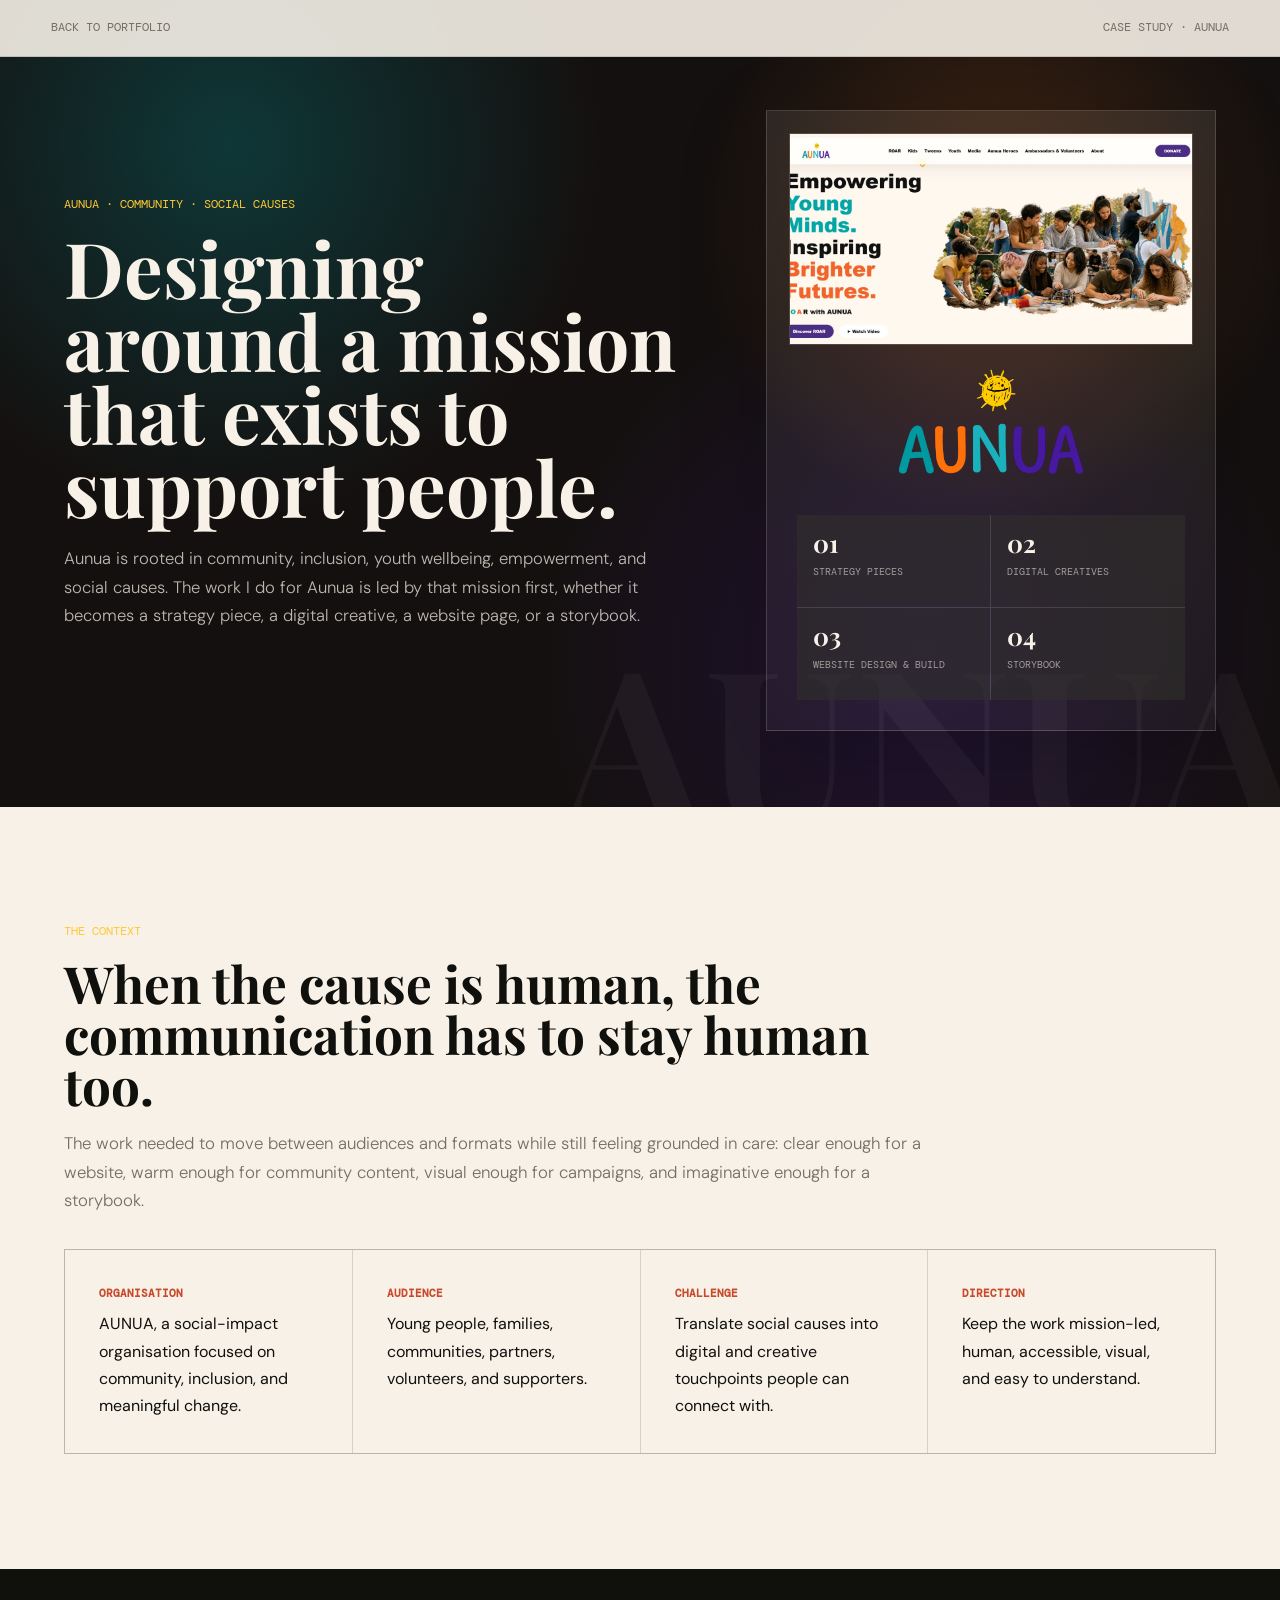
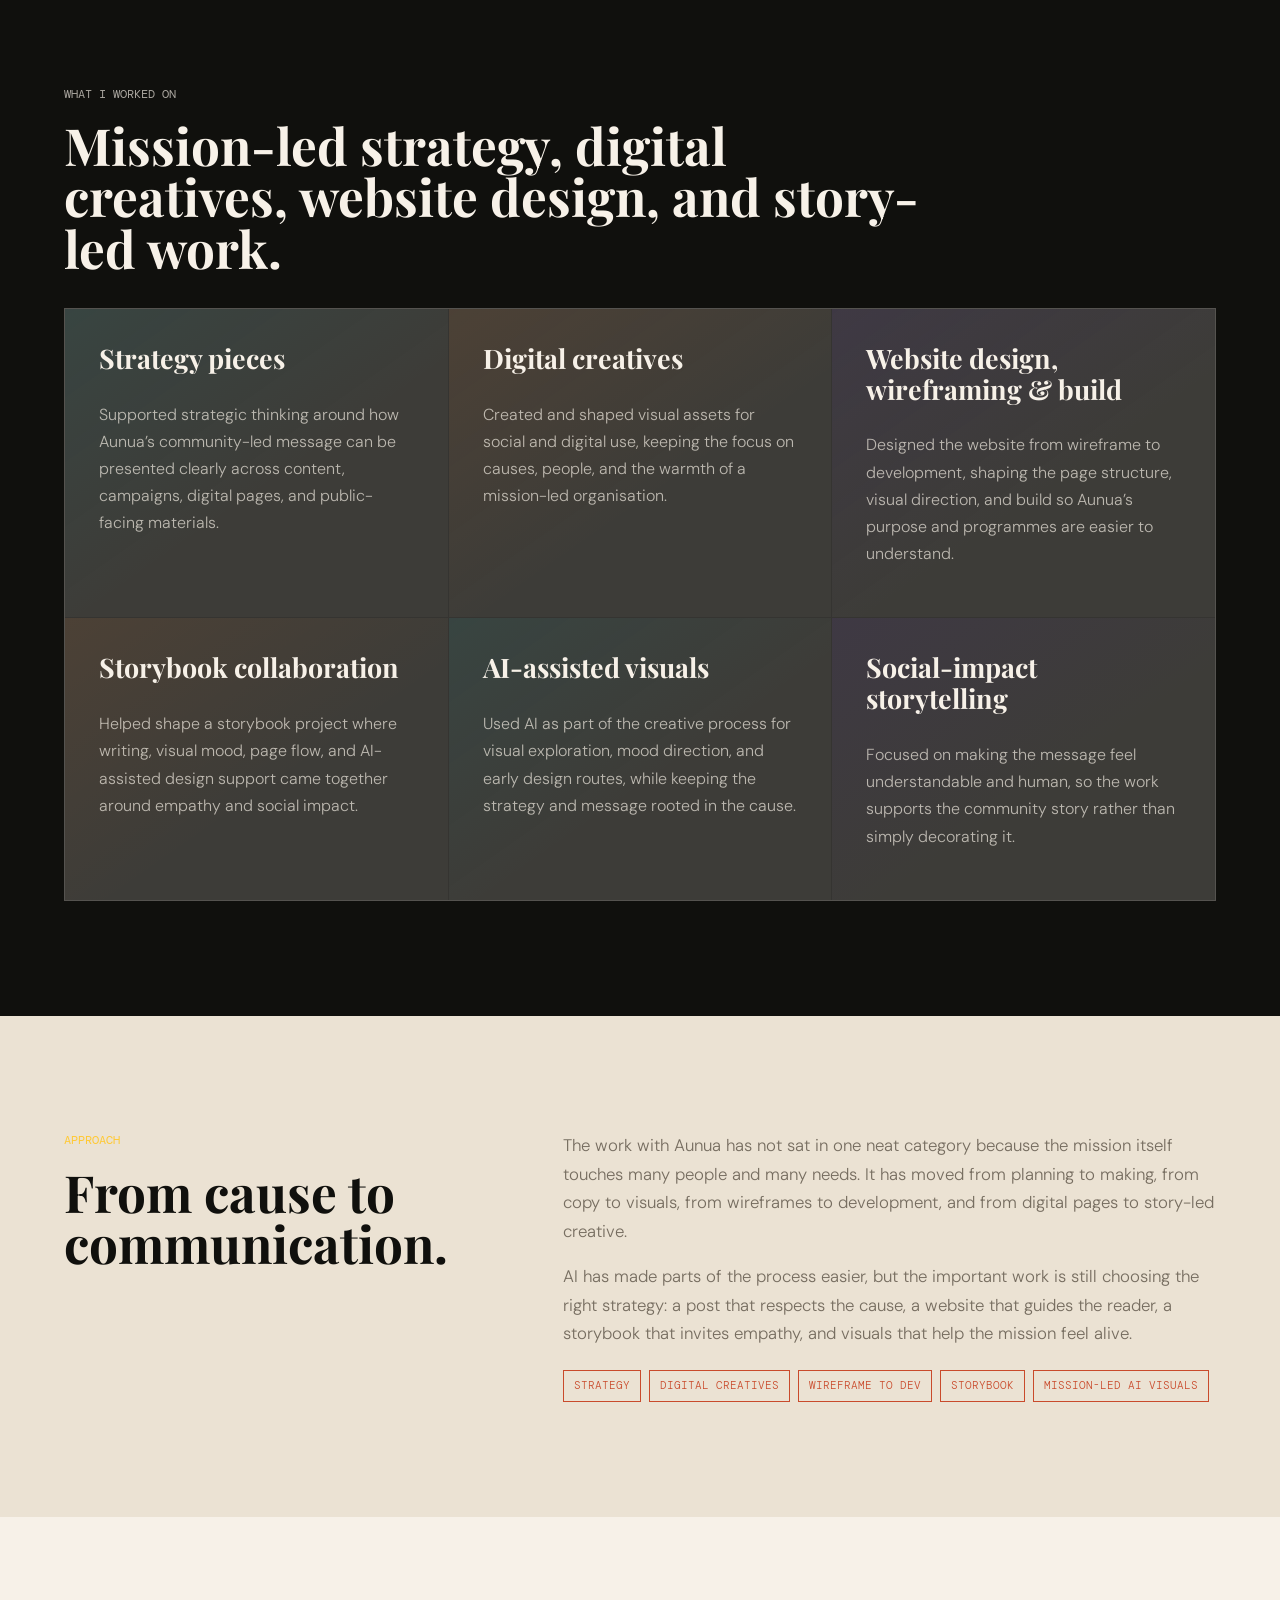
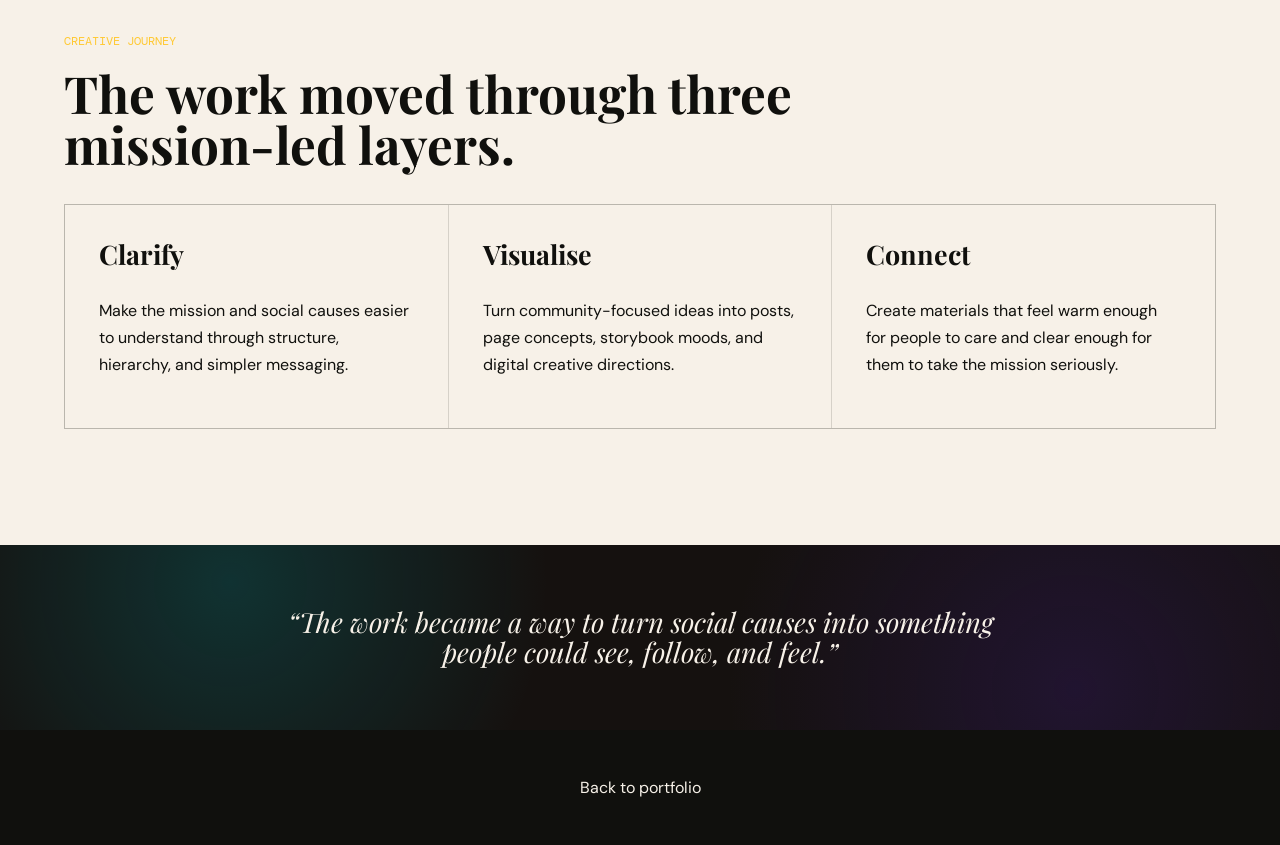
<file: aunua-casestudy.html>
<!doctype html>
<html lang="en">
  <head>
    <meta charset="utf-8">
    <meta name="viewport" content="width=device-width, initial-scale=1">
    <title>Aunua Case Study · Merin Reji</title>
    <link rel="preconnect" href="https://fonts.googleapis.com">
    <link rel="preconnect" href="https://fonts.gstatic.com" crossorigin>
    <link href="https://fonts.googleapis.com/css2?family=DM+Mono:wght@400;500&family=DM+Sans:wght@300;400;500;700&family=Playfair+Display:ital,wght@0,500;0,700;1,500;1,700&display=swap" rel="stylesheet">
    <style>
      :root {
        --ink: #10100d;
        --paper: #f7f1e8;
        --paper-dark: #ebe2d3;
        --aunua-teal: #00a8ad;
        --aunua-orange: #ff7a1a;
        --aunua-purple: #4a1fa3;
        --accent: #c94a2b;
        --muted: #766d60;
        --line: rgba(16, 16, 13, 0.14);
        --light-line: rgba(247, 241, 232, 0.16);
        --serif: "Playfair Display", Georgia, serif;
        --sans: "DM Sans", system-ui, sans-serif;
        --mono: "DM Mono", monospace;
      }

      * { box-sizing: border-box; }
      html { scroll-behavior: smooth; }
      body {
        margin: 0;
        background: var(--paper);
        color: var(--ink);
        font-family: var(--sans);
        line-height: 1.7;
      }

      nav {
        position: fixed;
        inset: 0 0 auto;
        z-index: 10;
        display: flex;
        justify-content: space-between;
        gap: 20px;
        padding: 18px clamp(20px, 4vw, 54px);
        background: rgba(247, 241, 232, 0.9);
        border-bottom: 1px solid var(--line);
        backdrop-filter: blur(16px);
      }

      nav a, .nav-label {
        color: var(--muted);
        font-family: var(--mono);
        font-size: 0.72rem;
        text-decoration: none;
        text-transform: uppercase;
      }

      nav a:hover { color: var(--accent); }

      .hero {
        position: relative;
        min-height: 88vh;
        display: grid;
        grid-template-columns: minmax(0, 1fr) minmax(320px, 0.72fr);
        gap: clamp(32px, 6vw, 86px);
        align-items: center;
        padding: 110px clamp(22px, 5vw, 76px) clamp(44px, 6vw, 76px);
        overflow: hidden;
        background:
          radial-gradient(circle at 18% 18%, rgba(0, 168, 173, 0.26), transparent 30%),
          radial-gradient(circle at 78% 28%, rgba(255, 122, 26, 0.2), transparent 26%),
          radial-gradient(circle at 72% 82%, rgba(74, 31, 163, 0.26), transparent 34%),
          #14100f;
        color: var(--paper);
      }

      .hero::after {
        content: "AUNUA";
        position: absolute;
        right: -20px;
        bottom: -18px;
        color: rgba(247, 241, 232, 0.045);
        font-family: var(--serif);
        font-size: clamp(6rem, 17vw, 16rem);
        font-weight: 700;
        line-height: 0.8;
      }

      .kicker {
        margin: 0 0 16px;
        color: #ffc933;
        font-family: var(--mono);
        font-size: 0.72rem;
        text-transform: uppercase;
      }

      h1, h2, h3, p { margin-top: 0; }

      h1 {
        max-width: 790px;
        margin-bottom: 22px;
        font-family: var(--serif);
        font-size: clamp(2.8rem, 6vw, 6.2rem);
        line-height: 0.95;
      }

      h2 {
        margin-bottom: 18px;
        font-family: var(--serif);
        font-size: clamp(2rem, 4vw, 4rem);
        line-height: 1;
      }

      h3 {
        font-family: var(--serif);
        font-size: clamp(1.35rem, 2.1vw, 2rem);
        line-height: 1.15;
      }

      .hero p:not(.kicker) {
        max-width: 680px;
        color: rgba(247, 241, 232, 0.74);
        font-size: 1.04rem;
        font-weight: 300;
      }

      .hero-card {
        position: relative;
        z-index: 2;
        padding: 30px;
        border: 1px solid var(--light-line);
        background:
          linear-gradient(180deg, rgba(247, 241, 232, 0.09), rgba(247, 241, 232, 0.04));
        box-shadow: 0 26px 80px rgba(0, 0, 0, 0.24);
      }

      .hero-card img {
        display: block;
        width: min(230px, 100%);
        margin: 0 auto 28px;
      }

      .hero-logo {
        max-height: 120px;
        object-fit: contain;
      }

      .hero-visual {
        overflow: hidden;
        margin: -8px -8px 22px;
        border: 1px solid var(--light-line);
      }

      .hero-visual img {
        width: 100%;
        height: 210px;
        margin: 0;
        object-fit: cover;
      }

      .signal-grid {
        display: grid;
        grid-template-columns: repeat(2, 1fr);
        gap: 1px;
        background: var(--light-line);
      }

      .signal-grid div {
        min-height: 92px;
        padding: 16px;
        background: rgba(16, 16, 13, 0.5);
      }

      .signal-grid strong {
        display: block;
        color: var(--paper);
        font-family: var(--serif);
        font-size: 1.55rem;
        line-height: 1;
      }

      .signal-grid span {
        color: rgba(247, 241, 232, 0.58);
        font-family: var(--mono);
        font-size: 0.64rem;
        text-transform: uppercase;
      }

      .section {
        padding: clamp(70px, 9vw, 116px) clamp(22px, 5vw, 76px);
      }

      .section-heading {
        max-width: 880px;
        margin-bottom: 34px;
      }

      .section-heading p:not(.kicker), .story-copy {
        color: var(--muted);
        font-weight: 300;
        font-size: 1.05rem;
      }

      .overview-grid, .work-grid, .journey-grid {
        display: grid;
        gap: 1px;
        background: var(--line);
        border: 1px solid var(--line);
      }

      .overview-grid {
        grid-template-columns: repeat(4, minmax(0, 1fr));
      }

      .overview-grid div, .work-card, .journey-card {
        background: var(--paper);
        padding: clamp(22px, 3vw, 34px);
      }

      .overview-grid strong {
        display: block;
        margin-bottom: 8px;
        color: var(--accent);
        font-family: var(--mono);
        font-size: 0.68rem;
        text-transform: uppercase;
      }

      .dark {
        background: var(--ink);
        color: var(--paper);
      }

      .dark .section-heading p:not(.kicker), .dark p {
        color: rgba(247, 241, 232, 0.66);
      }

      .work-grid {
        grid-template-columns: repeat(3, minmax(0, 1fr));
        background: var(--light-line);
        border-color: var(--light-line);
      }

      .work-card {
        min-height: 270px;
        background:
          linear-gradient(145deg, rgba(0, 168, 173, 0.08), transparent 56%),
          rgba(247, 241, 232, 0.04);
      }

      .work-card:nth-child(2n) {
        background:
          linear-gradient(145deg, rgba(255, 122, 26, 0.08), transparent 58%),
          rgba(247, 241, 232, 0.04);
      }

      .work-card:nth-child(3n) {
        background:
          linear-gradient(145deg, rgba(74, 31, 163, 0.11), transparent 58%),
          rgba(247, 241, 232, 0.04);
      }

      .work-card p {
        color: rgba(247, 241, 232, 0.68);
        font-weight: 300;
      }

      .strategy-band {
        display: grid;
        grid-template-columns: minmax(0, 0.8fr) minmax(320px, 1.2fr);
        gap: clamp(28px, 5vw, 72px);
        align-items: start;
        background: var(--paper-dark);
      }

      .tag-row {
        display: flex;
        flex-wrap: wrap;
        gap: 8px;
        margin-top: 22px;
      }

      .tag-row span {
        padding: 6px 10px;
        border: 1px solid currentColor;
        color: var(--accent);
        font-family: var(--mono);
        font-size: 0.66rem;
        text-transform: uppercase;
      }

      .journey-grid {
        grid-template-columns: repeat(3, minmax(0, 1fr));
      }

      .pullquote {
        padding: clamp(38px, 5vw, 62px) clamp(22px, 5vw, 76px);
        background:
          radial-gradient(circle at 18% 20%, rgba(0, 168, 173, 0.22), transparent 30%),
          radial-gradient(circle at 84% 78%, rgba(74, 31, 163, 0.22), transparent 32%),
          #15110f;
        color: var(--paper);
        text-align: center;
      }

      blockquote {
        max-width: 760px;
        margin: 0 auto;
        font-family: var(--serif);
        font-size: clamp(1.25rem, 2.15vw, 2.35rem);
        font-style: italic;
        line-height: 1.12;
      }

      .footer {
        padding: 44px clamp(22px, 5vw, 76px);
        background: var(--ink);
        color: rgba(247, 241, 232, 0.58);
        text-align: center;
      }

      .footer a {
        color: var(--paper);
        text-decoration: none;
      }

      @media (max-width: 900px) {
        .hero, .strategy-band, .overview-grid, .work-grid, .journey-grid {
          grid-template-columns: 1fr;
        }

        .hero {
          min-height: auto;
        }
      }
    </style>
  </head>
  <body>
    <nav>
      <a href="index.html">Back to portfolio</a>
      <span class="nav-label">Case study · Aunua</span>
    </nav>

    <main>
      <section class="hero">
        <div>
          <p class="kicker">Aunua · Community · Social causes</p>
          <h1>Designing around a mission that exists to support people.</h1>
          <p>
            Aunua is rooted in community, inclusion, youth wellbeing, empowerment, and
            social causes. The work I do for Aunua is led by that mission first, whether
            it becomes a strategy piece, a digital creative, a website page, or a storybook.
          </p>
        </div>
        <aside class="hero-card" aria-label="Aunua project summary">
          <div class="hero-visual">
            <img src="assets/creative/aunua-website-home.webp" alt="Aunua website homepage design">
          </div>
          <img class="hero-logo" src="assets/logos/aunua-logo.png" alt="Aunua logo">
          <div class="signal-grid">
            <div><strong>01</strong><span>Strategy pieces</span></div>
            <div><strong>02</strong><span>Digital creatives</span></div>
            <div><strong>03</strong><span>Website design & build</span></div>
            <div><strong>04</strong><span>Storybook</span></div>
          </div>
        </aside>
      </section>

      <section class="section">
        <div class="section-heading">
          <p class="kicker">The context</p>
          <h2>When the cause is human, the communication has to stay human too.</h2>
          <p>
            The work needed to move between audiences and formats while still feeling
            grounded in care: clear enough for a website, warm enough for community
            content, visual enough for campaigns, and imaginative enough for a storybook.
          </p>
        </div>
        <div class="overview-grid">
          <div><strong>Organisation</strong>AUNUA, a social-impact organisation focused on community, inclusion, and meaningful change.</div>
          <div><strong>Audience</strong>Young people, families, communities, partners, volunteers, and supporters.</div>
          <div><strong>Challenge</strong>Translate social causes into digital and creative touchpoints people can connect with.</div>
          <div><strong>Direction</strong>Keep the work mission-led, human, accessible, visual, and easy to understand.</div>
        </div>
      </section>

      <section class="section dark">
        <div class="section-heading">
          <p class="kicker">What I worked on</p>
          <h2>Mission-led strategy, digital creatives, website design, and story-led work.</h2>
        </div>
        <div class="work-grid">
          <article class="work-card">
            <h3>Strategy pieces</h3>
            <p>
              Supported strategic thinking around how Aunua’s community-led message can
              be presented clearly across content, campaigns, digital pages, and public-facing materials.
            </p>
          </article>
          <article class="work-card">
            <h3>Digital creatives</h3>
            <p>
              Created and shaped visual assets for social and digital use, keeping the
              focus on causes, people, and the warmth of a mission-led organisation.
            </p>
          </article>
          <article class="work-card">
            <h3>Website design, wireframing & build</h3>
            <p>
              Designed the website from wireframe to development, shaping the page
              structure, visual direction, and build so Aunua’s purpose and programmes
              are easier to understand.
            </p>
          </article>
          <article class="work-card">
            <h3>Storybook collaboration</h3>
            <p>
              Helped shape a storybook project where writing, visual mood, page flow,
              and AI-assisted design support came together around empathy and social impact.
            </p>
          </article>
          <article class="work-card">
            <h3>AI-assisted visuals</h3>
            <p>
              Used AI as part of the creative process for visual exploration, mood direction,
              and early design routes, while keeping the strategy and message rooted in the cause.
            </p>
          </article>
          <article class="work-card">
            <h3>Social-impact storytelling</h3>
            <p>
              Focused on making the message feel understandable and human, so the work
              supports the community story rather than simply decorating it.
            </p>
          </article>
        </div>
      </section>

      <section class="section strategy-band">
        <div>
          <p class="kicker">Approach</p>
          <h2>From cause to communication.</h2>
        </div>
        <div class="story-copy">
          <p>
            The work with Aunua has not sat in one neat category because the mission
            itself touches many people and many needs. It has moved from planning to
            making, from copy to visuals, from wireframes to development, and from
            digital pages to story-led creative.
          </p>
          <p>
            AI has made parts of the process easier, but the important work is still
            choosing the right strategy: a post that respects the cause, a website that
            guides the reader, a storybook that invites empathy, and visuals that help
            the mission feel alive.
          </p>
          <div class="tag-row">
            <span>Strategy</span>
            <span>Digital creatives</span>
            <span>Wireframe to dev</span>
            <span>Storybook</span>
            <span>Mission-led AI visuals</span>
          </div>
        </div>
      </section>

      <section class="section">
        <div class="section-heading">
          <p class="kicker">Creative journey</p>
          <h2>The work moved through three mission-led layers.</h2>
        </div>
        <div class="journey-grid">
          <article class="journey-card">
            <h3>Clarify</h3>
            <p>Make the mission and social causes easier to understand through structure, hierarchy, and simpler messaging.</p>
          </article>
          <article class="journey-card">
            <h3>Visualise</h3>
            <p>Turn community-focused ideas into posts, page concepts, storybook moods, and digital creative directions.</p>
          </article>
          <article class="journey-card">
            <h3>Connect</h3>
            <p>Create materials that feel warm enough for people to care and clear enough for them to take the mission seriously.</p>
          </article>
        </div>
      </section>

      <section class="pullquote">
        <blockquote>
          “The work became a way to turn social causes into something people could see, follow, and feel.”
        </blockquote>
      </section>
    </main>

    <footer class="footer">
      <a href="index.html">Back to portfolio</a>
    </footer>
  </body>
</html>
</file>
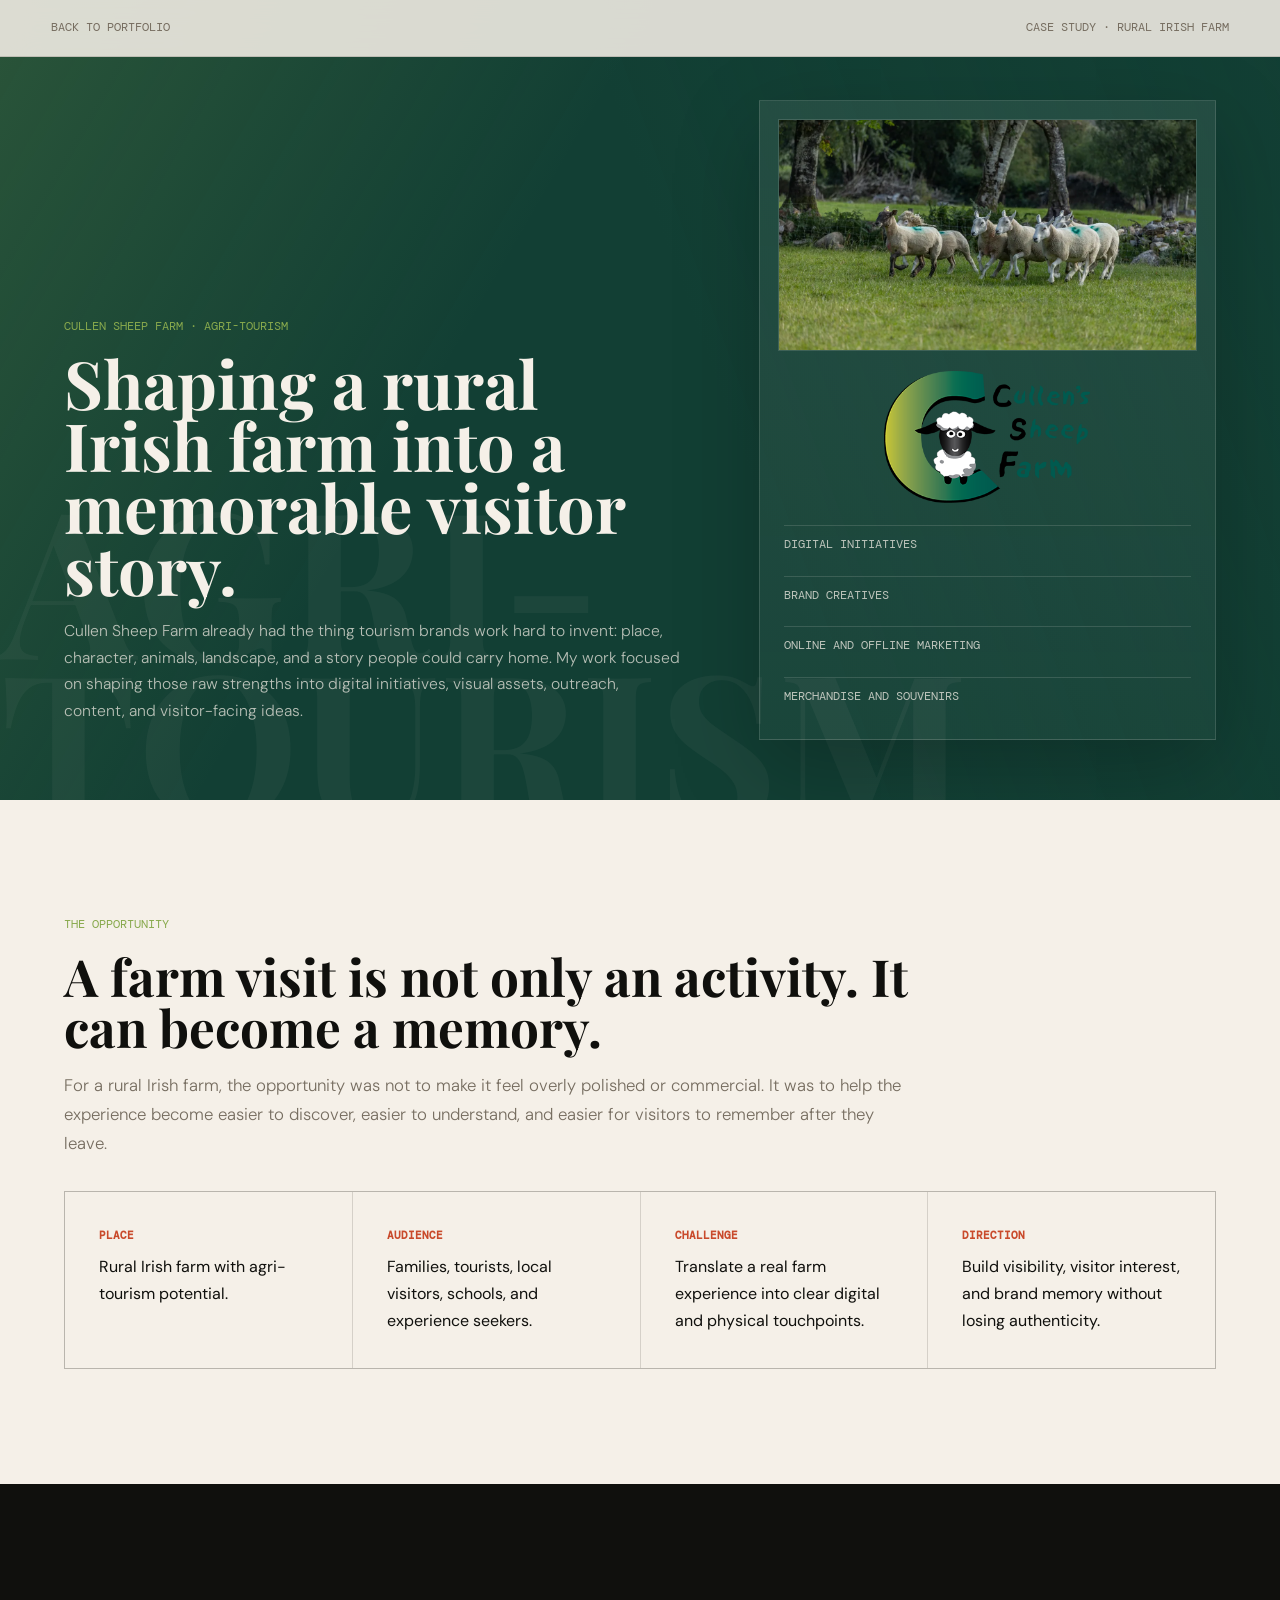
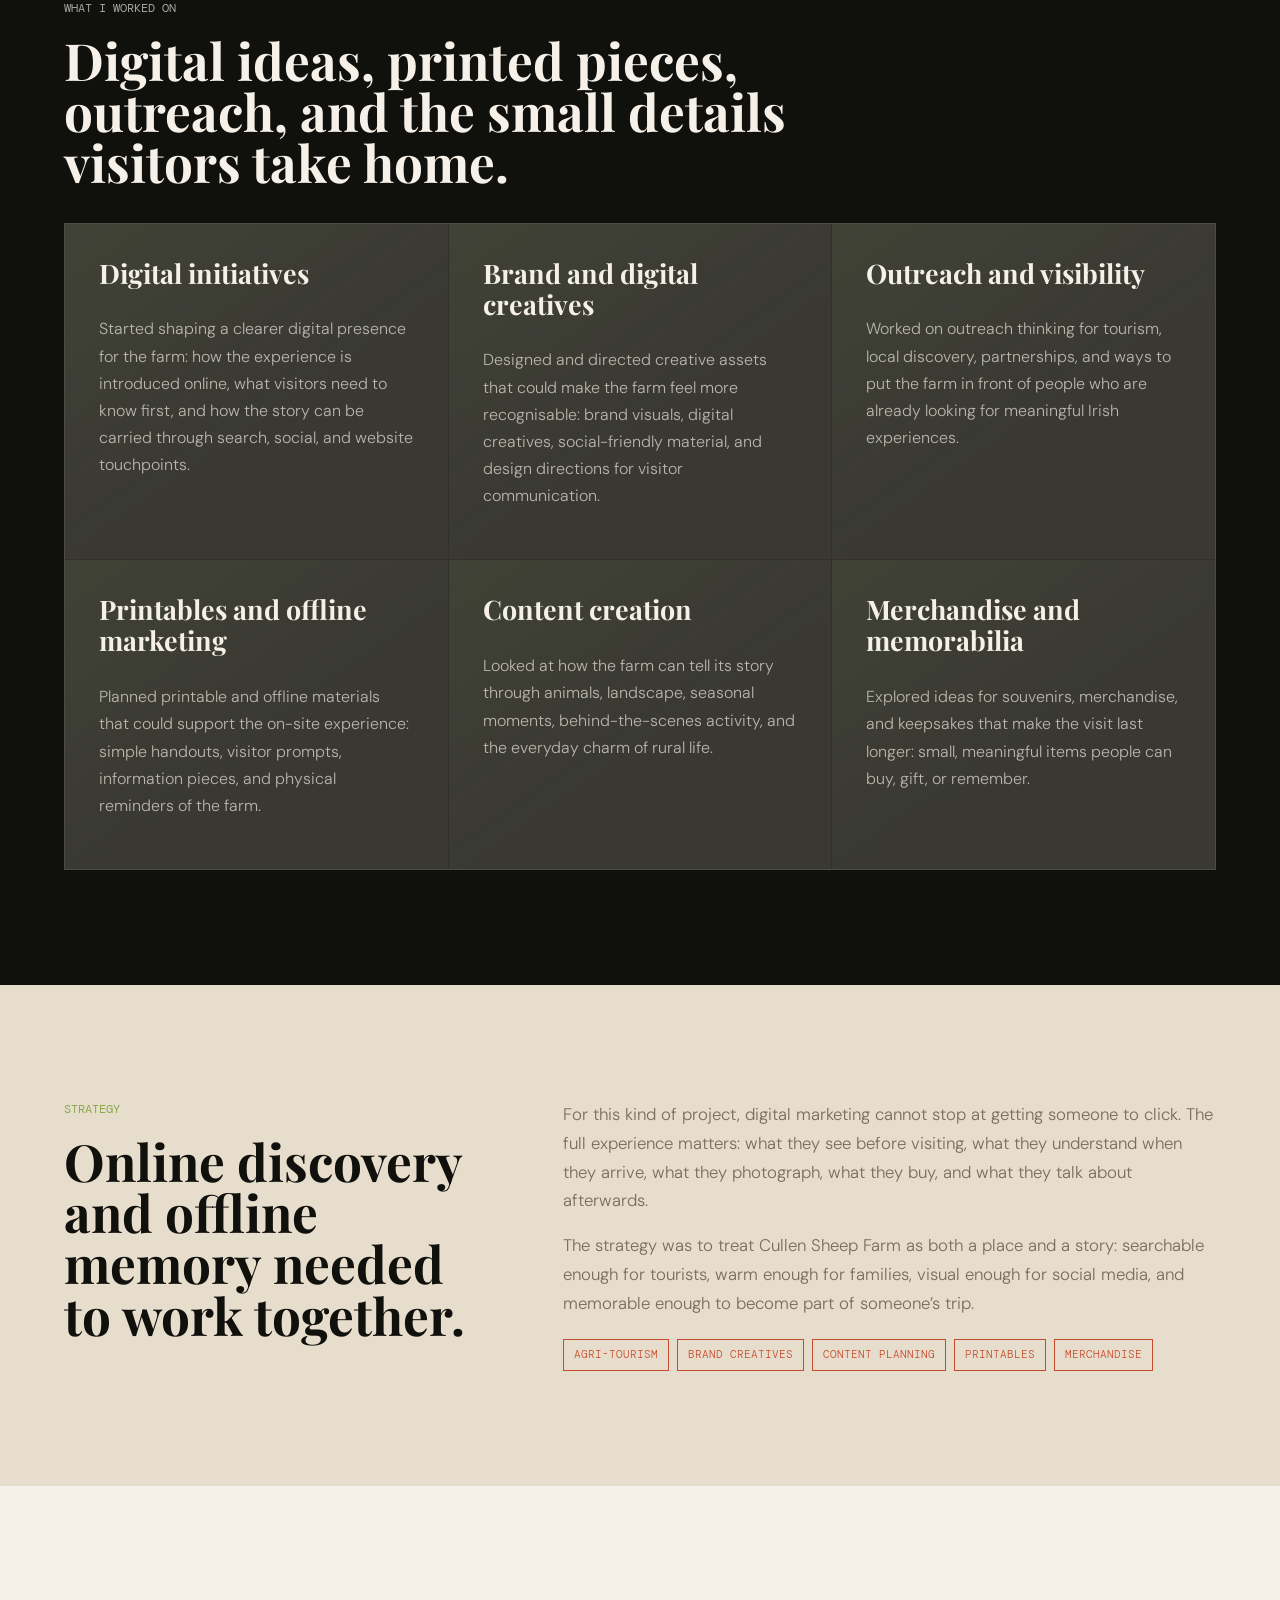
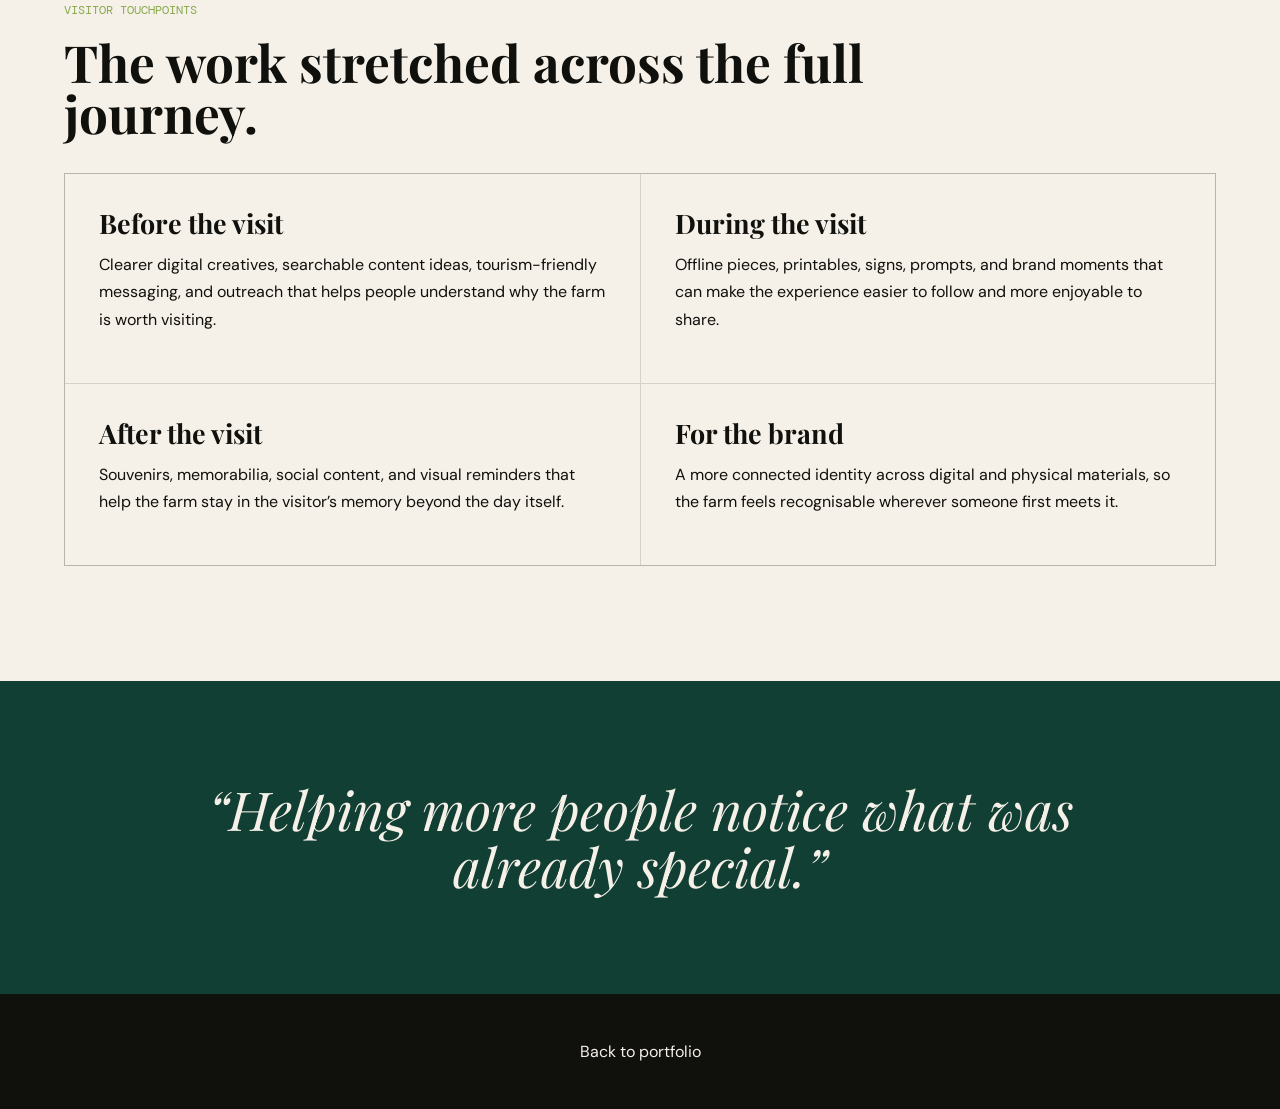
<file: cullen-sheep-farm-casestudy.html>
<!doctype html>
<html lang="en">
  <head>
    <meta charset="utf-8">
    <meta name="viewport" content="width=device-width, initial-scale=1">
    <title>Cullen Sheep Farm Case Study · Merin Reji</title>
    <link rel="preconnect" href="https://fonts.googleapis.com">
    <link rel="preconnect" href="https://fonts.gstatic.com" crossorigin>
    <link href="https://fonts.googleapis.com/css2?family=DM+Mono:wght@400;500&family=DM+Sans:wght@300;400;500;700&family=Playfair+Display:ital,wght@0,500;0,700;1,500;1,700&display=swap" rel="stylesheet">
    <style>
      :root {
        --ink: #10100d;
        --paper: #f5f0e8;
        --paper-dark: #e7ddcc;
        --farm: #123f34;
        --farm-light: #88a94d;
        --accent: #c94a2b;
        --muted: #766d60;
        --line: rgba(16, 16, 13, 0.14);
        --light-line: rgba(245, 240, 232, 0.14);
        --serif: "Playfair Display", Georgia, serif;
        --sans: "DM Sans", system-ui, sans-serif;
        --mono: "DM Mono", monospace;
      }

      * { box-sizing: border-box; }
      html { scroll-behavior: smooth; }
      body {
        margin: 0;
        background: var(--paper);
        color: var(--ink);
        font-family: var(--sans);
        line-height: 1.7;
      }

      nav {
        position: fixed;
        inset: 0 0 auto;
        z-index: 10;
        display: flex;
        justify-content: space-between;
        gap: 20px;
        padding: 18px clamp(20px, 4vw, 54px);
        background: rgba(245, 240, 232, 0.88);
        border-bottom: 1px solid var(--line);
        backdrop-filter: blur(16px);
      }

      nav a, .nav-label {
        color: var(--muted);
        font-family: var(--mono);
        font-size: 0.72rem;
        text-decoration: none;
        text-transform: uppercase;
      }

      nav a:hover { color: var(--accent); }

      .hero {
        min-height: 84vh;
        display: grid;
        grid-template-columns: minmax(0, 1fr) minmax(320px, 0.74fr);
        gap: clamp(32px, 6vw, 86px);
        align-items: end;
        padding: 100px clamp(22px, 5vw, 76px) clamp(36px, 5vw, 60px);
        background:
          linear-gradient(120deg, rgba(136, 169, 77, 0.2), transparent 38%),
          linear-gradient(250deg, rgba(18, 63, 52, 0.26), transparent 45%),
          var(--farm);
        color: var(--paper);
        overflow: hidden;
        position: relative;
      }

      .hero::after {
        content: "AGRI-TOURISM";
        position: absolute;
        right: -20px;
        bottom: -20px;
        color: rgba(245, 240, 232, 0.045);
        font-family: var(--serif);
        font-size: clamp(6rem, 16vw, 15rem);
        font-weight: 700;
        line-height: 0.8;
      }

      .kicker {
        margin: 0 0 16px;
        color: var(--farm-light);
        font-family: var(--mono);
        font-size: 0.72rem;
        text-transform: uppercase;
      }

      h1, h2, h3, p { margin-top: 0; }

      h1 {
        max-width: 720px;
        margin-bottom: 18px;
        font-family: var(--serif);
        font-size: clamp(2.5rem, 5.2vw, 5.25rem);
        line-height: 0.93;
      }

      h2 {
        margin-bottom: 18px;
        font-family: var(--serif);
        font-size: clamp(2rem, 4vw, 4rem);
        line-height: 1;
      }

      h3 {
        font-family: var(--serif);
        font-size: clamp(1.35rem, 2.1vw, 2rem);
        line-height: 1.15;
      }

      .hero p:not(.kicker) {
        max-width: 680px;
        color: rgba(245, 240, 232, 0.72);
        font-size: 0.98rem;
        font-weight: 300;
      }

      .hero-card {
        position: relative;
        z-index: 2;
        padding: 24px;
        border: 1px solid var(--light-line);
        background:
          linear-gradient(180deg, rgba(245, 240, 232, 0.08), rgba(245, 240, 232, 0.035));
        box-shadow: 0 26px 80px rgba(0, 0, 0, 0.22);
      }

      .hero-card img {
        display: block;
        width: min(220px, 100%);
        margin: 0 auto 22px;
      }

      .hero-logo {
        max-height: 132px;
        object-fit: contain;
      }

      .hero-visual {
        overflow: hidden;
        margin: -6px -6px 20px;
        border: 1px solid var(--light-line);
      }

      .hero-visual img {
        width: 100%;
        height: 230px;
        margin: 0;
        object-fit: cover;
        object-position: center 52%;
      }

      .hero-card ul {
        display: grid;
        gap: 12px;
        padding: 0;
        margin: 0;
        list-style: none;
      }

      .hero-card li {
        padding: 9px 0;
        border-top: 1px solid var(--light-line);
        color: rgba(245, 240, 232, 0.74);
        font-family: var(--mono);
        font-size: 0.72rem;
        text-transform: uppercase;
      }

      .section {
        padding: clamp(70px, 9vw, 116px) clamp(22px, 5vw, 76px);
      }

      .section-heading {
        max-width: 850px;
        margin-bottom: 34px;
      }

      .section-heading p:not(.kicker), .story-copy {
        color: var(--muted);
        font-weight: 300;
        font-size: 1.05rem;
      }

      .overview-grid, .work-grid, .touchpoint-grid {
        display: grid;
        gap: 1px;
        background: var(--line);
        border: 1px solid var(--line);
      }

      .overview-grid {
        grid-template-columns: repeat(4, minmax(0, 1fr));
      }

      .overview-grid div, .work-card, .touchpoint-card {
        background: var(--paper);
        padding: clamp(22px, 3vw, 34px);
      }

      .overview-grid strong {
        display: block;
        margin-bottom: 8px;
        color: var(--accent);
        font-family: var(--mono);
        font-size: 0.68rem;
        text-transform: uppercase;
      }

      .dark {
        background: var(--ink);
        color: var(--paper);
      }

      .dark .section-heading p:not(.kicker), .dark p {
        color: rgba(245, 240, 232, 0.66);
      }

      .work-grid {
        grid-template-columns: repeat(3, minmax(0, 1fr));
        background: var(--light-line);
        border-color: var(--light-line);
      }

      .work-card {
        min-height: 260px;
        background:
          linear-gradient(145deg, rgba(136, 169, 77, 0.09), transparent 58%),
          rgba(245, 240, 232, 0.04);
      }

      .work-card p {
        color: rgba(245, 240, 232, 0.68);
        font-weight: 300;
      }

      .strategy-band {
        display: grid;
        grid-template-columns: minmax(0, 0.8fr) minmax(320px, 1.2fr);
        gap: clamp(28px, 5vw, 72px);
        align-items: start;
        background: var(--paper-dark);
      }

      .touchpoint-grid {
        grid-template-columns: repeat(2, minmax(0, 1fr));
      }

      .touchpoint-card h3 {
        margin-bottom: 12px;
      }

      .tag-row {
        display: flex;
        flex-wrap: wrap;
        gap: 8px;
        margin-top: 22px;
      }

      .tag-row span {
        padding: 6px 10px;
        border: 1px solid currentColor;
        color: var(--accent);
        font-family: var(--mono);
        font-size: 0.66rem;
        text-transform: uppercase;
      }

      .pullquote {
        padding: clamp(60px, 8vw, 100px) clamp(22px, 5vw, 76px);
        background: var(--farm);
        color: var(--paper);
        text-align: center;
      }

      blockquote {
        max-width: 980px;
        margin: 0 auto;
        font-family: var(--serif);
        font-size: clamp(2rem, 4.2vw, 4.8rem);
        font-style: italic;
        line-height: 1.05;
      }

      .footer {
        padding: 44px clamp(22px, 5vw, 76px);
        background: var(--ink);
        color: rgba(245, 240, 232, 0.58);
        text-align: center;
      }

      .footer a {
        color: var(--paper);
        text-decoration: none;
      }

      @media (max-width: 900px) {
        .hero, .strategy-band, .overview-grid, .work-grid, .touchpoint-grid {
          grid-template-columns: 1fr;
        }

        .hero {
          min-height: auto;
        }
      }
    </style>
  </head>
  <body>
    <nav>
      <a href="index.html">Back to portfolio</a>
      <span class="nav-label">Case study · Rural Irish farm</span>
    </nav>

    <main>
      <section class="hero">
        <div>
          <p class="kicker">Cullen Sheep Farm · Agri-tourism</p>
          <h1>Shaping a rural Irish farm into a memorable visitor story.</h1>
          <p>
            Cullen Sheep Farm already had the thing tourism brands work hard to invent:
            place, character, animals, landscape, and a story people could carry home.
            My work focused on shaping those raw strengths into digital initiatives,
            visual assets, outreach, content, and visitor-facing ideas.
          </p>
        </div>
        <aside class="hero-card" aria-label="Cullen Sheep Farm project summary">
          <div class="hero-visual">
            <img src="assets/case-images/sheepfarm-023.webp" alt="Cullen Sheep Farm visitor experience">
          </div>
          <img class="hero-logo" src="assets/logos/cullen-sheep-farm-logo.png" alt="Cullen Sheep Farm logo">
          <ul>
            <li>Digital initiatives</li>
            <li>Brand creatives</li>
            <li>Online and offline marketing</li>
            <li>Merchandise and souvenirs</li>
          </ul>
        </aside>
      </section>

      <section class="section">
        <div class="section-heading">
          <p class="kicker">The opportunity</p>
          <h2>A farm visit is not only an activity. It can become a memory.</h2>
          <p>
            For a rural Irish farm, the opportunity was not to make it feel overly polished
            or commercial. It was to help the experience become easier to discover, easier
            to understand, and easier for visitors to remember after they leave.
          </p>
        </div>
        <div class="overview-grid">
          <div><strong>Place</strong>Rural Irish farm with agri-tourism potential.</div>
          <div><strong>Audience</strong>Families, tourists, local visitors, schools, and experience seekers.</div>
          <div><strong>Challenge</strong>Translate a real farm experience into clear digital and physical touchpoints.</div>
          <div><strong>Direction</strong>Build visibility, visitor interest, and brand memory without losing authenticity.</div>
        </div>
      </section>

      <section class="section dark">
        <div class="section-heading">
          <p class="kicker">What I worked on</p>
          <h2>Digital ideas, printed pieces, outreach, and the small details visitors take home.</h2>
        </div>
        <div class="work-grid">
          <article class="work-card">
            <h3>Digital initiatives</h3>
            <p>
              Started shaping a clearer digital presence for the farm: how the experience
              is introduced online, what visitors need to know first, and how the story can
              be carried through search, social, and website touchpoints.
            </p>
          </article>
          <article class="work-card">
            <h3>Brand and digital creatives</h3>
            <p>
              Designed and directed creative assets that could make the farm feel more
              recognisable: brand visuals, digital creatives, social-friendly material,
              and design directions for visitor communication.
            </p>
          </article>
          <article class="work-card">
            <h3>Outreach and visibility</h3>
            <p>
              Worked on outreach thinking for tourism, local discovery, partnerships,
              and ways to put the farm in front of people who are already looking for
              meaningful Irish experiences.
            </p>
          </article>
          <article class="work-card">
            <h3>Printables and offline marketing</h3>
            <p>
              Planned printable and offline materials that could support the on-site
              experience: simple handouts, visitor prompts, information pieces, and
              physical reminders of the farm.
            </p>
          </article>
          <article class="work-card">
            <h3>Content creation</h3>
            <p>
              Looked at how the farm can tell its story through animals, landscape,
              seasonal moments, behind-the-scenes activity, and the everyday charm of
              rural life.
            </p>
          </article>
          <article class="work-card">
            <h3>Merchandise and memorabilia</h3>
            <p>
              Explored ideas for souvenirs, merchandise, and keepsakes that make the
              visit last longer: small, meaningful items people can buy, gift, or remember.
            </p>
          </article>
        </div>
      </section>

      <section class="section strategy-band">
        <div>
          <p class="kicker">Strategy</p>
          <h2>Online discovery and offline memory needed to work together.</h2>
        </div>
        <div class="story-copy">
          <p>
            For this kind of project, digital marketing cannot stop at getting someone to
            click. The full experience matters: what they see before visiting, what they
            understand when they arrive, what they photograph, what they buy, and what they
            talk about afterwards.
          </p>
          <p>
            The strategy was to treat Cullen Sheep Farm as both a place and a story:
            searchable enough for tourists, warm enough for families, visual enough for
            social media, and memorable enough to become part of someone’s trip.
          </p>
          <div class="tag-row">
            <span>Agri-tourism</span>
            <span>Brand creatives</span>
            <span>Content planning</span>
            <span>Printables</span>
            <span>Merchandise</span>
          </div>
        </div>
      </section>

      <section class="section">
        <div class="section-heading">
          <p class="kicker">Visitor touchpoints</p>
          <h2>The work stretched across the full journey.</h2>
        </div>
        <div class="touchpoint-grid">
          <article class="touchpoint-card">
            <h3>Before the visit</h3>
            <p>
              Clearer digital creatives, searchable content ideas, tourism-friendly messaging,
              and outreach that helps people understand why the farm is worth visiting.
            </p>
          </article>
          <article class="touchpoint-card">
            <h3>During the visit</h3>
            <p>
              Offline pieces, printables, signs, prompts, and brand moments that can make the
              experience easier to follow and more enjoyable to share.
            </p>
          </article>
          <article class="touchpoint-card">
            <h3>After the visit</h3>
            <p>
              Souvenirs, memorabilia, social content, and visual reminders that help the farm
              stay in the visitor’s memory beyond the day itself.
            </p>
          </article>
          <article class="touchpoint-card">
            <h3>For the brand</h3>
            <p>
              A more connected identity across digital and physical materials, so the farm
              feels recognisable wherever someone first meets it.
            </p>
          </article>
        </div>
      </section>

      <section class="pullquote">
        <blockquote>
          “Helping more people notice what was already special.”
        </blockquote>
      </section>
    </main>

    <footer class="footer">
      <a href="index.html">Back to portfolio</a>
    </footer>
  </body>
</html>
</file>
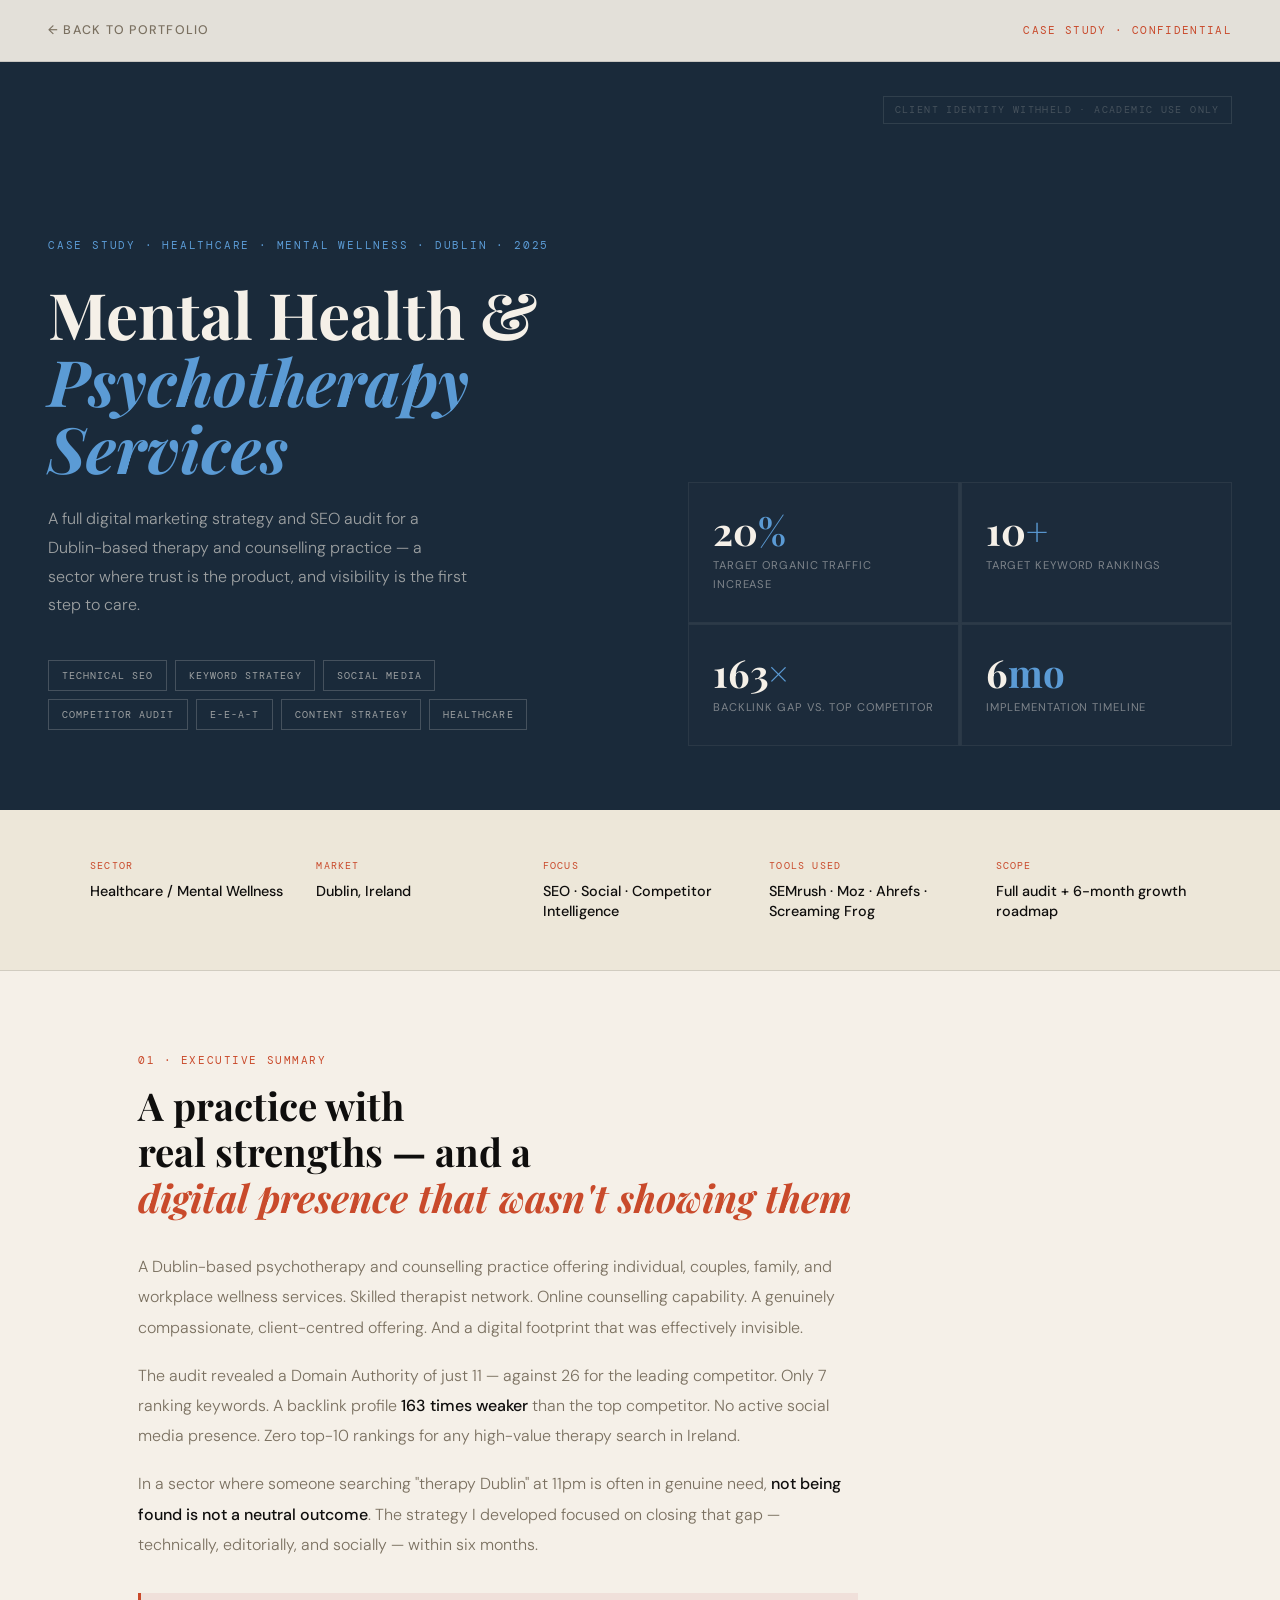
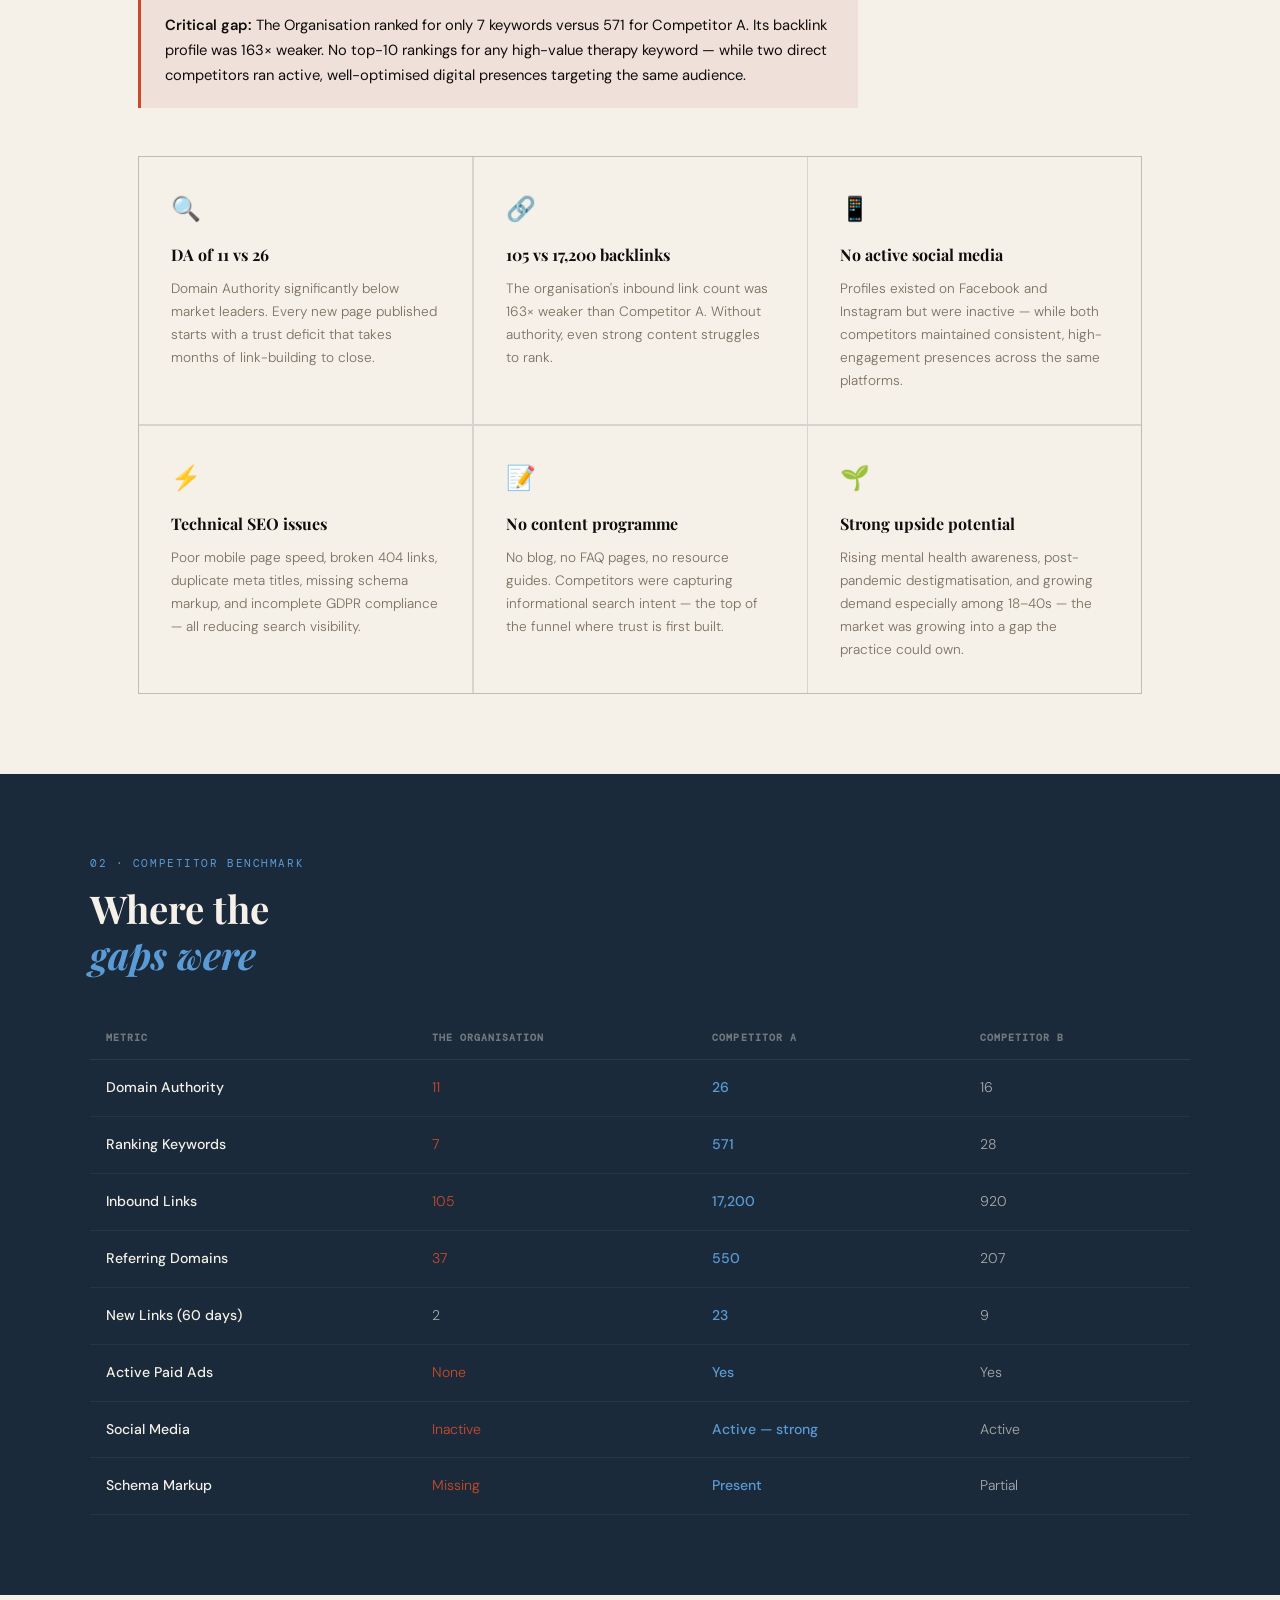
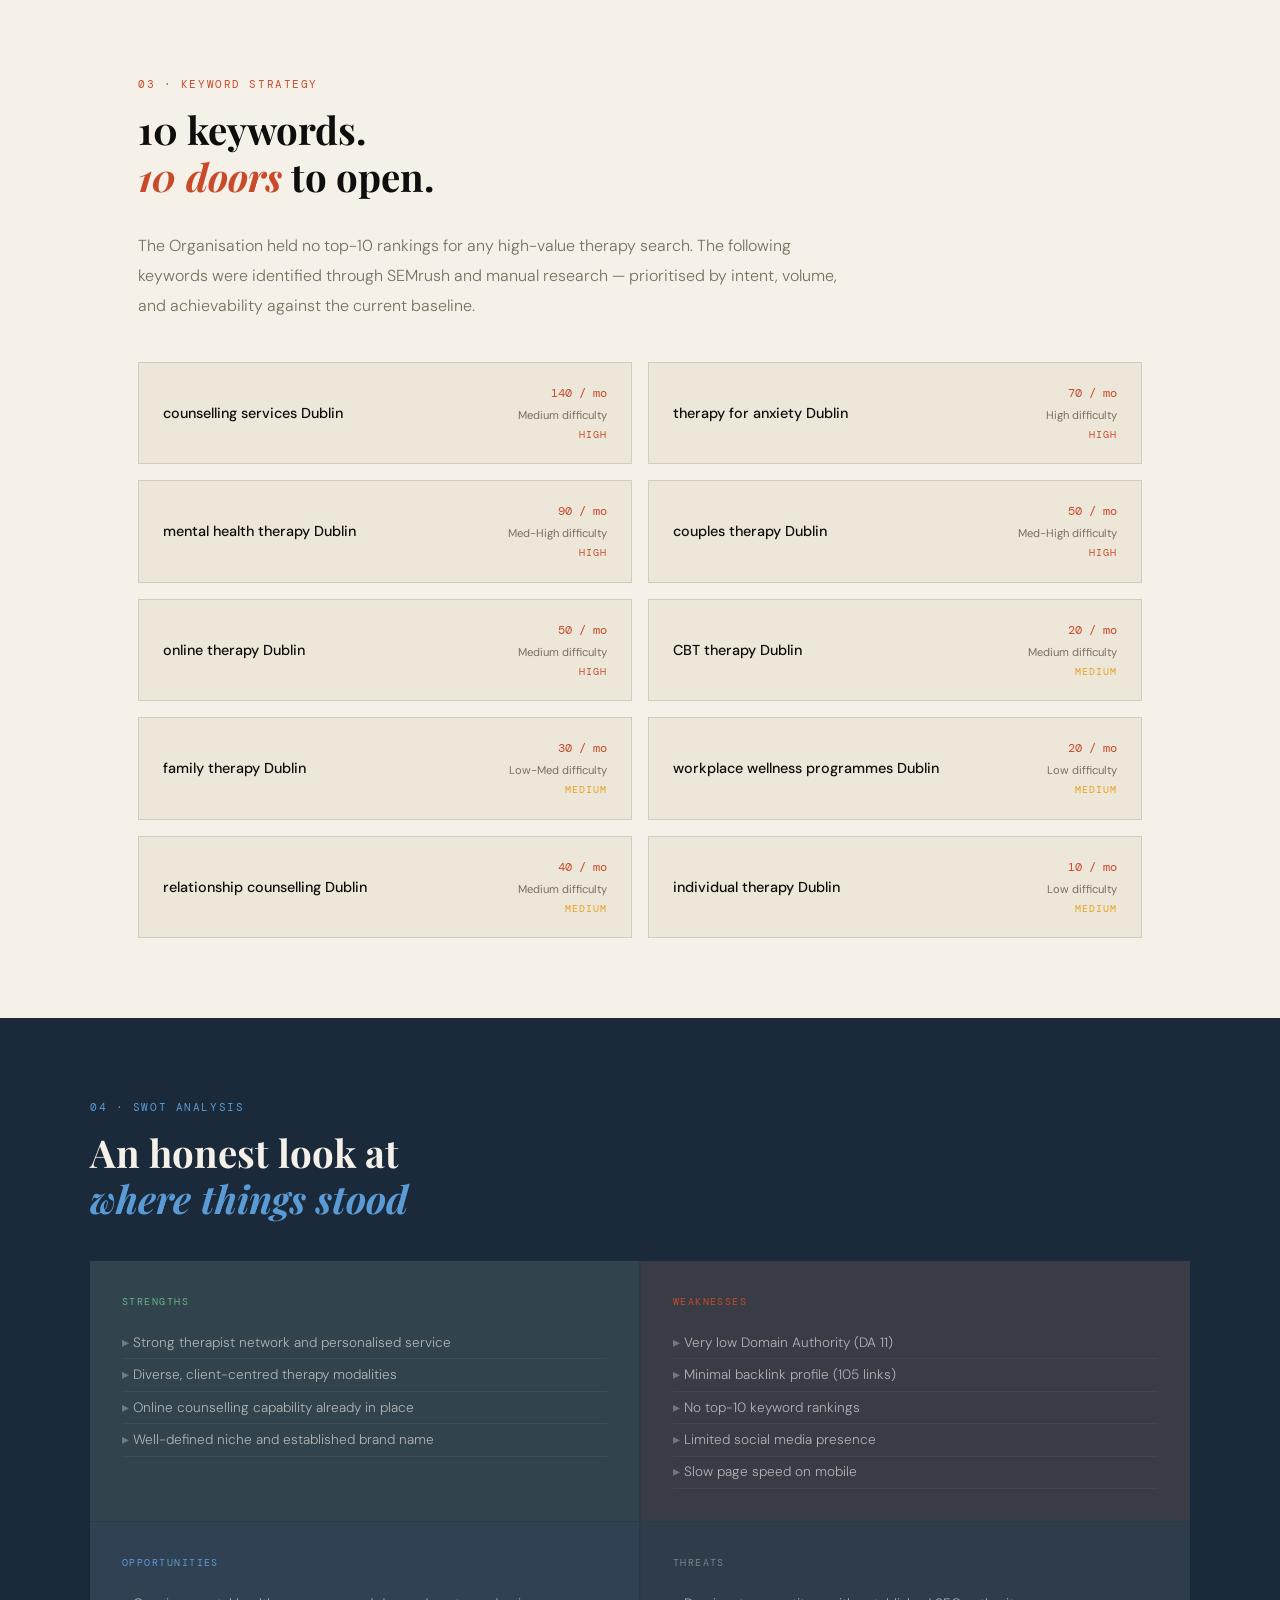
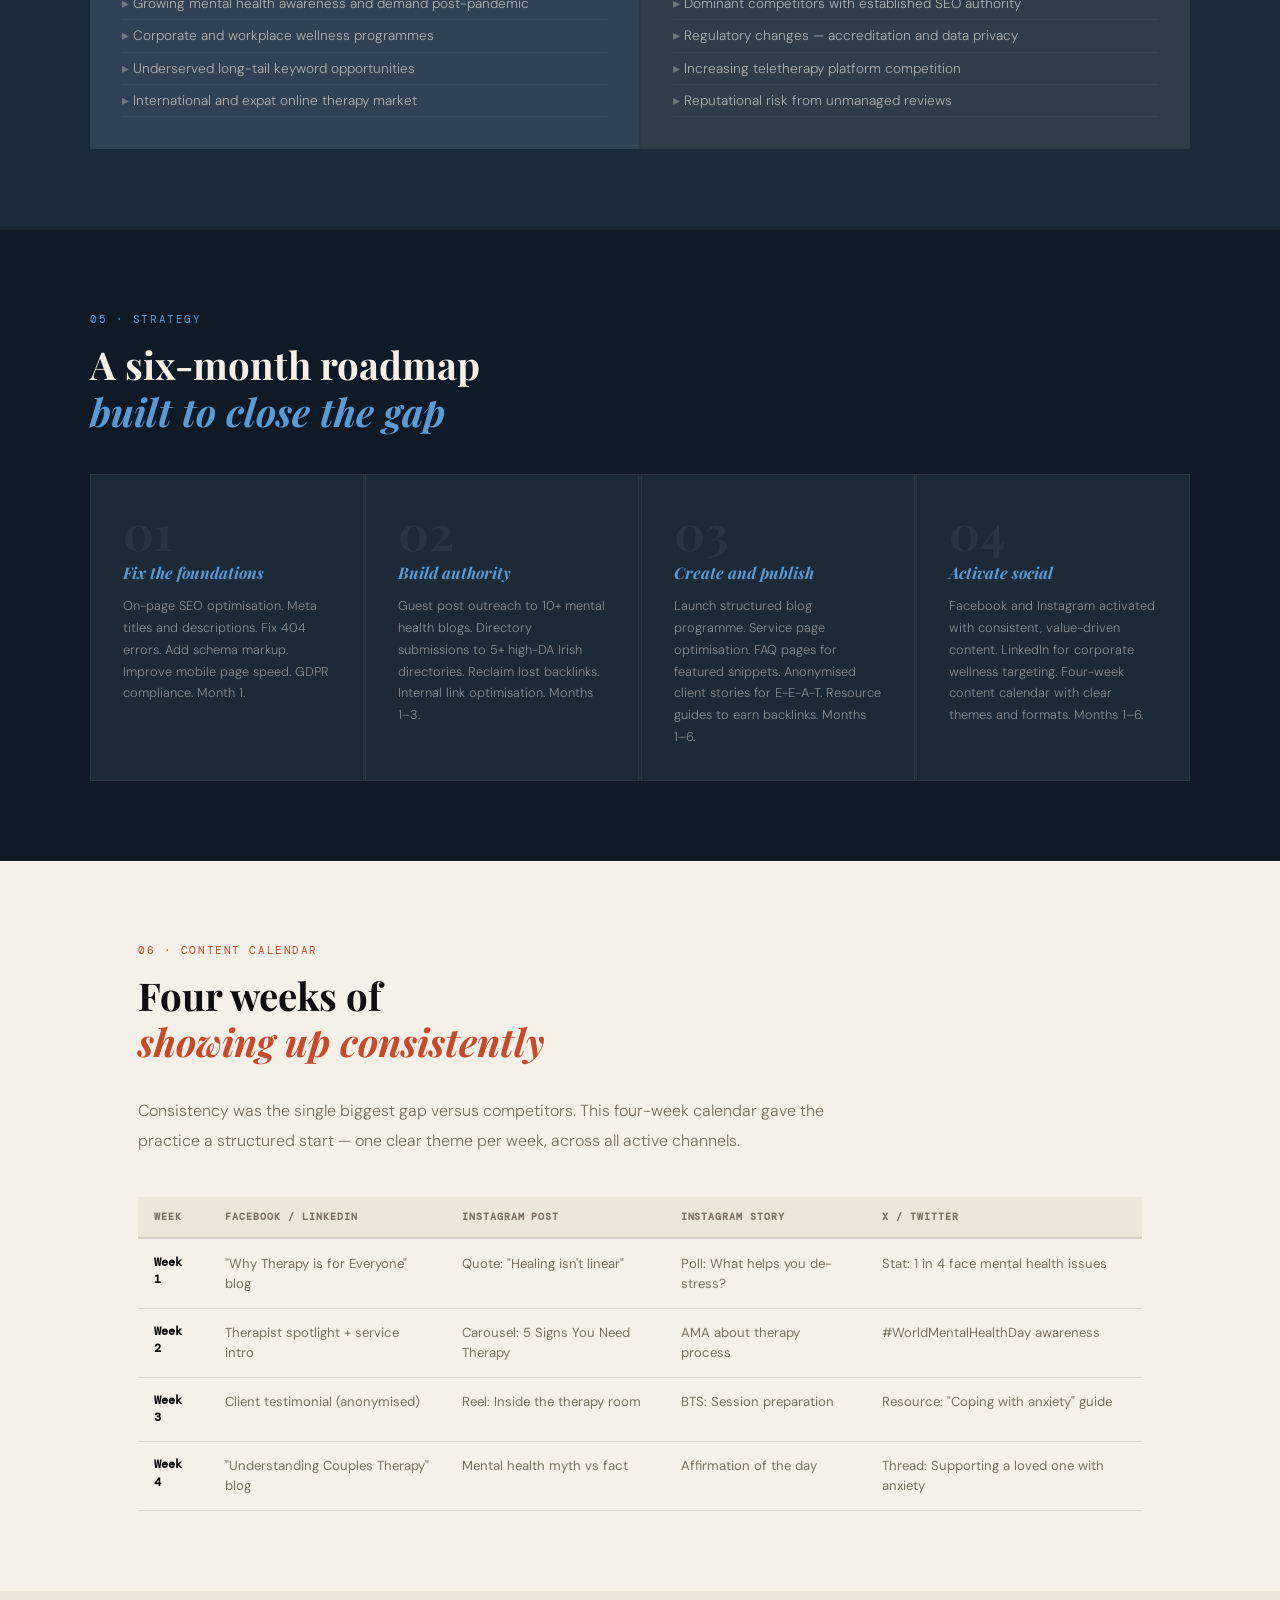
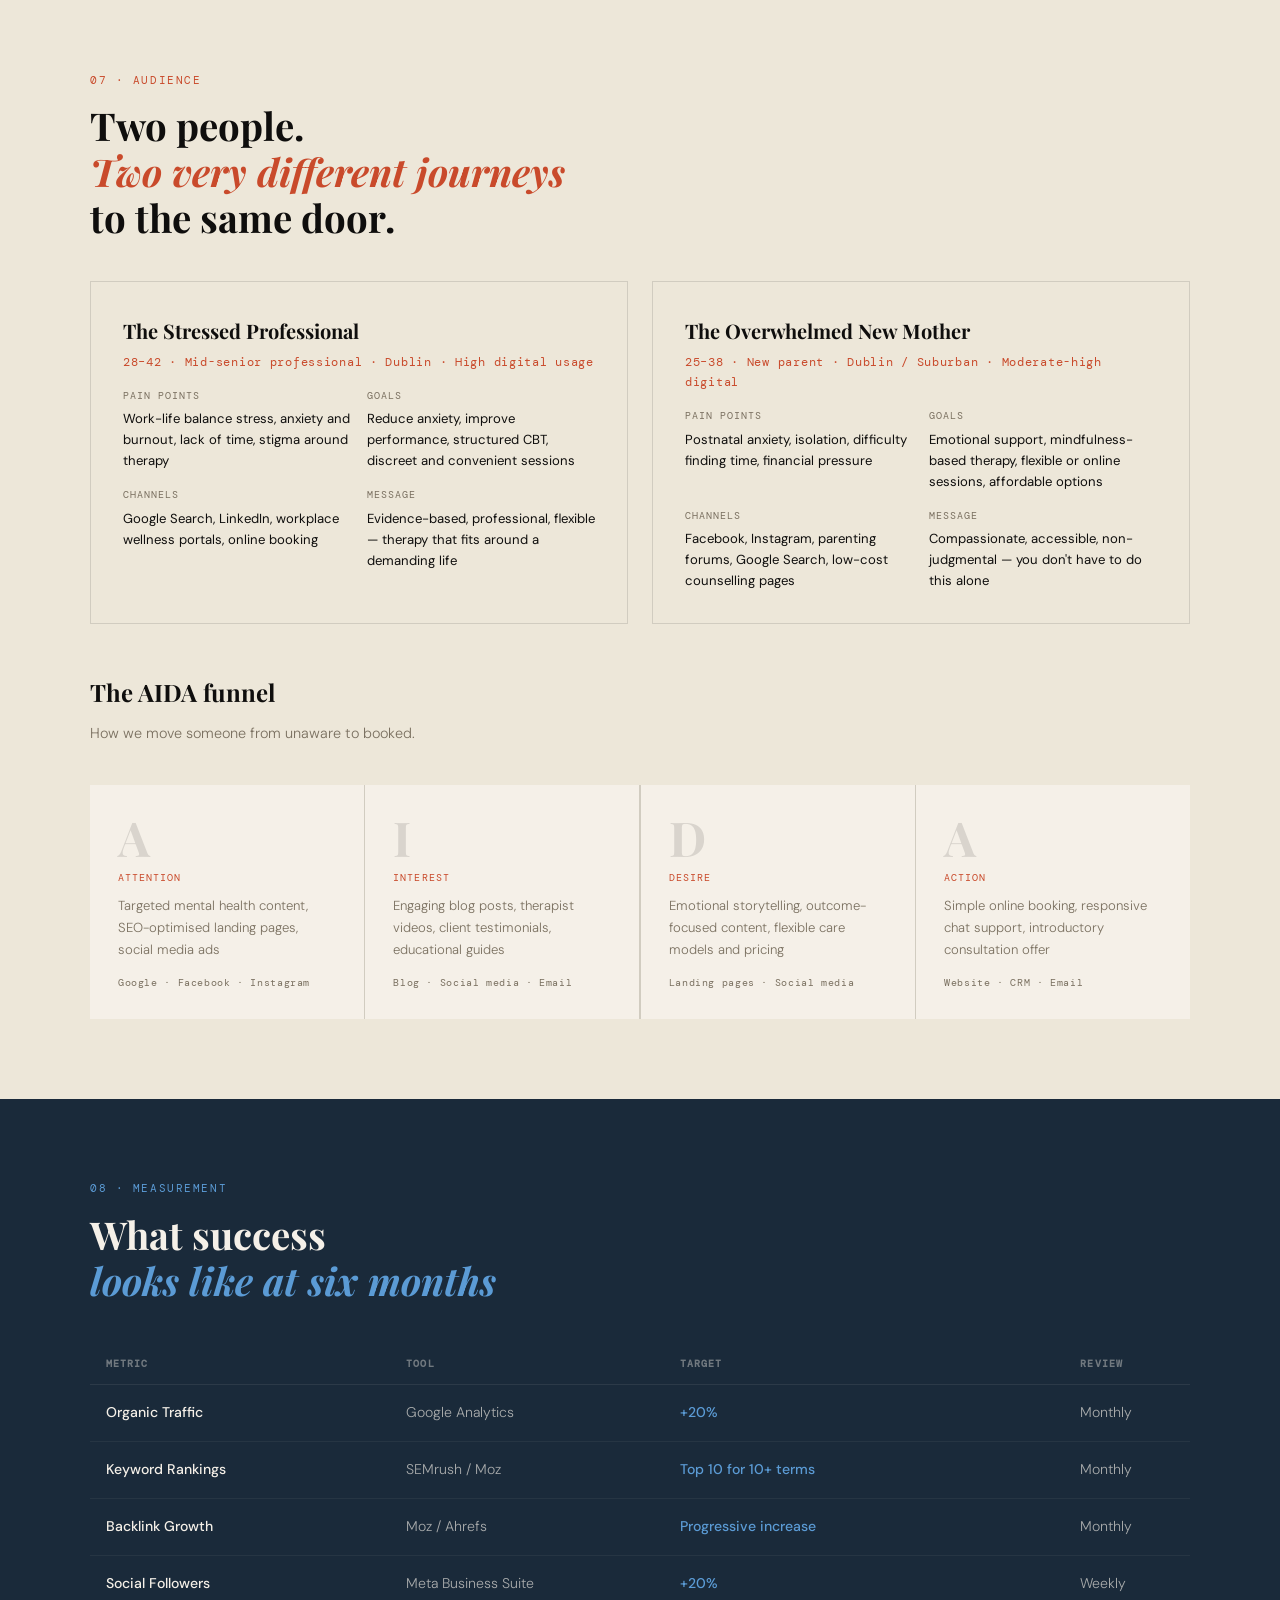
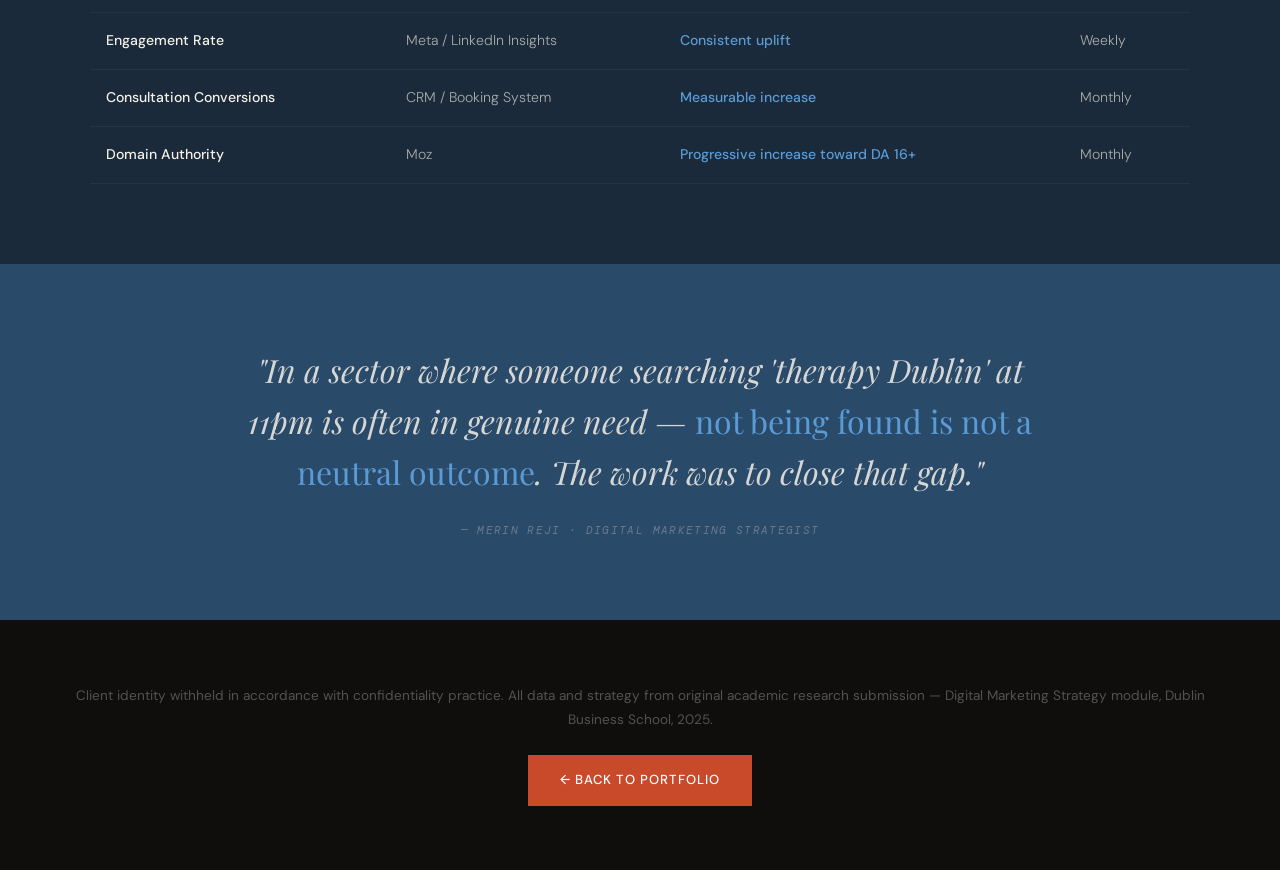
<file: healthcare-casestudy (2).html>
<!DOCTYPE html>
<html lang="en">
<head>
<meta charset="UTF-8">
<meta name="viewport" content="width=device-width, initial-scale=1.0">
<title>Mental Health & Psychotherapy — Case Study · Merin Reji</title>
<link rel="preconnect" href="https://fonts.googleapis.com">
<link rel="preconnect" href="https://fonts.gstatic.com" crossorigin>
<link href="https://fonts.googleapis.com/css2?family=Playfair+Display:ital,wght@0,400;0,700;1,400;1,700&family=DM+Sans:wght@300;400;500&family=DM+Mono:wght@400;500&display=swap" rel="stylesheet">
<style>
  *, *::before, *::after { box-sizing: border-box; margin: 0; padding: 0; }
  :root {
    --ink: #0f0e0d;
    --paper: #f5f0e8;
    --paper-dark: #ede7d9;
    --accent: #c94a2b;
    --accent-soft: #f0e0da;
    --muted: #7a7060;
    --border: rgba(15,14,13,0.12);
    --serif: 'Playfair Display', Georgia, serif;
    --sans: 'DM Sans', sans-serif;
    --mono: 'DM Mono', monospace;
    --health: #1a2a3a;
    --health-mid: #2a4a6a;
    --health-accent: #5b9bd5;
    --health-green: #6ab187;
  }
  html { scroll-behavior: smooth; }
  body {
    background: var(--paper);
    color: var(--ink);
    font-family: var(--sans);
    font-size: 16px;
    line-height: 1.7;
    overflow-x: hidden;
  }

  /* NAV */
  nav {
    position: fixed; top: 0; left: 0; right: 0; z-index: 100;
    padding: 1.25rem 3rem;
    display: flex; justify-content: space-between; align-items: center;
    background: rgba(245,240,232,0.92);
    backdrop-filter: blur(8px);
    border-bottom: 1px solid var(--border);
  }
  .nav-back {
    display: flex; align-items: center; gap: 0.5rem;
    font-size: 0.78rem; font-weight: 500; letter-spacing: 0.1em;
    text-transform: uppercase; color: var(--muted); text-decoration: none;
    transition: color 0.2s;
  }
  .nav-back:hover { color: var(--ink); }
  .nav-label { font-family: var(--mono); font-size: 0.7rem; letter-spacing: 0.12em; color: var(--accent); text-transform: uppercase; }

  /* HERO */
  .cs-hero {
    min-height: 90vh;
    background: var(--health);
    display: grid; grid-template-columns: 1fr 1fr;
    position: relative; overflow: hidden; padding-top: 5rem;
  }
  .cs-hero-left {
    display: flex; flex-direction: column; justify-content: flex-end;
    padding: 5rem 4rem 5rem 3rem; position: relative; z-index: 2;
  }
  .cs-eyebrow {
    font-family: var(--mono); font-size: 0.7rem; letter-spacing: 0.16em;
    text-transform: uppercase; color: var(--health-accent); margin-bottom: 1.5rem;
    opacity: 0; animation: fadeUp 0.8s 0.3s forwards;
  }
  .cs-title {
    font-family: var(--serif); font-size: clamp(2.5rem, 5vw, 4rem);
    font-weight: 700; line-height: 1.05; color: #f5f0e8; margin-bottom: 1.5rem;
    opacity: 0; animation: fadeUp 0.9s 0.5s forwards;
  }
  .cs-title em { font-style: italic; color: var(--health-accent); display: block; }
  .cs-subtitle {
    font-size: 1rem; color: rgba(245,240,232,0.6); font-weight: 300;
    line-height: 1.8; max-width: 420px; margin-bottom: 2.5rem;
    opacity: 0; animation: fadeUp 0.9s 0.7s forwards;
  }
  .cs-tags {
    display: flex; flex-wrap: wrap; gap: 0.5rem;
    opacity: 0; animation: fadeUp 0.9s 0.9s forwards;
  }
  .cs-tag {
    font-family: var(--mono); font-size: 0.65rem; letter-spacing: 0.1em;
    text-transform: uppercase; padding: 0.35rem 0.8rem;
    border: 1px solid rgba(245,240,232,0.2); color: rgba(245,240,232,0.6);
  }
  .cs-hero-right {
    position: relative; display: flex; align-items: flex-end;
    padding: 4rem 3rem; opacity: 0; animation: fadeIn 1.2s 1s forwards;
  }
  .cs-metrics {
    display: grid; grid-template-columns: 1fr 1fr;
    gap: 1.5px; width: 100%; background: rgba(245,240,232,0.08);
  }
  .cs-metric {
    background: rgba(26,42,58,0.85); backdrop-filter: blur(4px);
    padding: 1.75rem 1.5rem; border: 1px solid rgba(245,240,232,0.06);
  }
  .cs-metric-num {
    font-family: var(--serif); font-size: 2.4rem; font-weight: 700;
    color: #f5f0e8; line-height: 1;
  }
  .cs-metric-num span { color: var(--health-accent); }
  .cs-metric-label {
    font-size: 0.7rem; letter-spacing: 0.08em; text-transform: uppercase;
    color: rgba(245,240,232,0.45); margin-top: 0.4rem;
  }
  .cs-confidential {
    position: absolute; top: 6rem; right: 3rem;
    font-family: var(--mono); font-size: 0.62rem; letter-spacing: 0.14em;
    text-transform: uppercase; color: rgba(245,240,232,0.2);
    border: 1px solid rgba(245,240,232,0.1); padding: 0.3rem 0.7rem;
  }

  /* OVERVIEW */
  .cs-overview { background: var(--paper-dark); border-bottom: 1px solid var(--border); padding: 3rem; }
  .cs-overview-grid { display: grid; grid-template-columns: repeat(5, 1fr); gap: 2rem; max-width: 1100px; margin: 0 auto; }
  .cs-overview-label { font-family: var(--mono); font-size: 0.62rem; letter-spacing: 0.12em; text-transform: uppercase; color: var(--accent); margin-bottom: 0.4rem; }
  .cs-overview-value { font-size: 0.9rem; font-weight: 500; color: var(--ink); line-height: 1.4; }

  /* SECTIONS */
  .cs-section { padding: 5rem 3rem; max-width: 1100px; margin: 0 auto; }
  .cs-section-label { font-family: var(--mono); font-size: 0.7rem; letter-spacing: 0.14em; text-transform: uppercase; color: var(--accent); margin-bottom: 0.75rem; }
  .cs-section-heading { font-family: var(--serif); font-size: clamp(1.8rem, 3vw, 2.5rem); font-weight: 700; line-height: 1.2; margin-bottom: 2rem; }
  .cs-section-heading em { font-style: italic; color: var(--accent); }
  .cs-prose { font-size: 1rem; color: var(--muted); line-height: 1.9; font-weight: 300; max-width: 720px; }
  .cs-prose p + p { margin-top: 1.1rem; }
  .cs-prose strong { color: var(--ink); font-weight: 500; }

  /* ALERT BOX */
  .cs-alert {
    background: var(--accent-soft); border-left: 3px solid var(--accent);
    padding: 1.25rem 1.5rem; margin-top: 2rem; max-width: 720px;
  }
  .cs-alert p { font-size: 0.92rem; color: var(--ink); line-height: 1.7; font-weight: 400; }
  .cs-alert strong { font-weight: 600; }

  /* BENCHMARK TABLE */
  .cs-table { width: 100%; border-collapse: collapse; margin-top: 2.5rem; }
  .cs-table th {
    font-family: var(--mono); font-size: 0.65rem; letter-spacing: 0.1em;
    text-transform: uppercase; color: var(--muted); text-align: left;
    padding: 0.75rem 1rem; border-bottom: 2px solid var(--border);
  }
  .cs-table td { padding: 1rem; font-size: 0.88rem; border-bottom: 1px solid var(--border); vertical-align: top; }
  .cs-table tr:hover td { background: var(--accent-soft); }
  .cs-table .org { font-weight: 500; color: var(--accent); }
  .cs-table .good { color: #3a7a50; font-weight: 500; }
  .cs-table .bad { color: var(--accent); font-weight: 500; }

  /* KEYWORD GRID */
  .cs-keywords { display: grid; grid-template-columns: repeat(2, 1fr); gap: 1rem; margin-top: 2.5rem; }
  .cs-keyword {
    background: var(--paper-dark); border: 1px solid var(--border);
    padding: 1.25rem 1.5rem; display: flex; justify-content: space-between;
    align-items: center; transition: border-color 0.2s, background 0.2s;
  }
  .cs-keyword:hover { border-color: var(--accent); background: var(--accent-soft); }
  .cs-keyword-term { font-size: 0.9rem; font-weight: 500; }
  .cs-keyword-meta { text-align: right; }
  .cs-keyword-vol { font-family: var(--mono); font-size: 0.75rem; color: var(--accent); }
  .cs-keyword-diff { font-size: 0.7rem; color: var(--muted); margin-top: 0.15rem; }
  .cs-keyword-priority { font-family: var(--mono); font-size: 0.6rem; letter-spacing: 0.1em; text-transform: uppercase; margin-top: 0.15rem; }
  .cs-keyword-priority.high { color: var(--accent); }
  .cs-keyword-priority.medium { color: #e8a020; }

  /* DARK SECTION */
  .cs-dark { background: var(--health); padding: 5rem 3rem; color: var(--paper); }
  .cs-dark-inner { max-width: 1100px; margin: 0 auto; }
  .cs-dark .cs-section-label { color: var(--health-accent); }
  .cs-dark .cs-section-heading { color: var(--paper); }
  .cs-dark .cs-section-heading em { color: var(--health-accent); }

  /* SWOT */
  .cs-swot { display: grid; grid-template-columns: 1fr 1fr; gap: 1.5px; background: rgba(245,240,232,0.08); margin-top: 2.5rem; }
  .cs-swot-cell { padding: 2rem; }
  .cs-swot-cell:nth-child(1) { background: rgba(106,177,135,0.08); }
  .cs-swot-cell:nth-child(2) { background: rgba(201,74,43,0.08); }
  .cs-swot-cell:nth-child(3) { background: rgba(91,155,213,0.08); }
  .cs-swot-cell:nth-child(4) { background: rgba(100,100,100,0.06); }
  .cs-swot-label { font-family: var(--mono); font-size: 0.65rem; letter-spacing: 0.14em; text-transform: uppercase; margin-bottom: 1rem; }
  .cs-swot-cell:nth-child(1) .cs-swot-label { color: var(--health-green); }
  .cs-swot-cell:nth-child(2) .cs-swot-label { color: var(--accent); }
  .cs-swot-cell:nth-child(3) .cs-swot-label { color: var(--health-accent); }
  .cs-swot-cell:nth-child(4) .cs-swot-label { color: rgba(245,240,232,0.4); }
  .cs-swot-list { list-style: none; }
  .cs-swot-list li { font-size: 0.85rem; color: rgba(245,240,232,0.65); line-height: 1.6; padding: 0.3rem 0; border-bottom: 1px solid rgba(245,240,232,0.05); font-weight: 300; }
  .cs-swot-list li::before { content: '▸ '; opacity: 0.5; }

  /* FINDINGS GRID */
  .cs-findings { display: grid; grid-template-columns: repeat(3, 1fr); gap: 1.5px; background: var(--border); margin-top: 2.5rem; border: 1px solid var(--border); }
  .cs-finding { background: var(--paper); padding: 2rem; transition: background 0.2s; }
  .cs-finding:hover { background: var(--accent-soft); }
  .cs-finding-icon { font-size: 1.5rem; margin-bottom: 0.75rem; }
  .cs-finding-title { font-family: var(--serif); font-size: 1rem; font-weight: 700; margin-bottom: 0.5rem; }
  .cs-finding-text { font-size: 0.85rem; color: var(--muted); line-height: 1.7; font-weight: 300; }

  /* STRATEGY PHASES */
  .cs-phases { display: grid; grid-template-columns: repeat(4, 1fr); gap: 1.5px; background: rgba(245,240,232,0.08); margin-top: 2.5rem; }
  .cs-phase { background: rgba(26,42,58,0.7); padding: 2rem; border: 1px solid rgba(245,240,232,0.06); transition: background 0.2s; }
  .cs-phase:hover { background: rgba(91,155,213,0.1); }
  .cs-phase-num { font-family: var(--serif); font-size: 3rem; font-weight: 700; color: rgba(245,240,232,0.06); line-height: 1; margin-bottom: 0.5rem; }
  .cs-phase-title { font-family: var(--serif); font-size: 1rem; font-weight: 700; color: var(--paper); margin-bottom: 0.75rem; line-height: 1.3; }
  .cs-phase-title em { font-style: italic; color: var(--health-accent); }
  .cs-phase-text { font-size: 0.8rem; color: rgba(245,240,232,0.5); line-height: 1.7; font-weight: 300; }

  /* PERSONAS */
  .cs-personas { display: grid; grid-template-columns: 1fr 1fr; gap: 1.5rem; margin-top: 2.5rem; }
  .cs-persona { background: var(--paper-dark); border: 1px solid var(--border); padding: 2rem; transition: border-color 0.2s, background 0.2s; }
  .cs-persona:hover { border-color: var(--accent); background: var(--accent-soft); }
  .cs-persona-name { font-family: var(--serif); font-size: 1.25rem; font-weight: 700; margin-bottom: 0.25rem; }
  .cs-persona-profile { font-size: 0.75rem; color: var(--accent); font-family: var(--mono); letter-spacing: 0.06em; margin-bottom: 1rem; }
  .cs-persona-grid { display: grid; grid-template-columns: 1fr 1fr; gap: 1rem; }
  .cs-persona-item-label { font-family: var(--mono); font-size: 0.6rem; letter-spacing: 0.1em; text-transform: uppercase; color: var(--muted); margin-bottom: 0.25rem; }
  .cs-persona-item-text { font-size: 0.82rem; color: var(--ink); line-height: 1.6; }

  /* AIDA */
  .cs-aida { display: grid; grid-template-columns: repeat(4, 1fr); gap: 1.5px; background: var(--border); margin-top: 2.5rem; }
  .cs-aida-cell { background: var(--paper); padding: 1.75rem; transition: background 0.2s; }
  .cs-aida-cell:hover { background: var(--accent-soft); }
  .cs-aida-letter { font-family: var(--serif); font-size: 3rem; font-weight: 700; color: var(--border); line-height: 1; margin-bottom: 0.5rem; }
  .cs-aida-stage { font-family: var(--mono); font-size: 0.65rem; letter-spacing: 0.1em; text-transform: uppercase; color: var(--accent); margin-bottom: 0.5rem; }
  .cs-aida-text { font-size: 0.82rem; color: var(--muted); line-height: 1.7; font-weight: 300; }
  .cs-aida-channel { font-family: var(--mono); font-size: 0.65rem; color: var(--muted); margin-top: 0.75rem; letter-spacing: 0.06em; }

  /* KPI TABLE DARK */
  .cs-kpi-table { width: 100%; border-collapse: collapse; margin-top: 2.5rem; }
  .cs-kpi-table th { font-family: var(--mono); font-size: 0.65rem; letter-spacing: 0.1em; text-transform: uppercase; color: rgba(245,240,232,0.4); text-align: left; padding: 0.75rem 1rem; border-bottom: 1px solid rgba(245,240,232,0.08); }
  .cs-kpi-table td { padding: 1rem; font-size: 0.88rem; color: rgba(245,240,232,0.65); font-weight: 300; border-bottom: 1px solid rgba(245,240,232,0.05); }
  .cs-kpi-table td:first-child { font-weight: 500; color: var(--paper); }
  .cs-kpi-table td.target { color: var(--health-accent); font-weight: 500; }

  /* CONTENT CALENDAR */
  .cs-calendar { width: 100%; border-collapse: collapse; margin-top: 2.5rem; }
  .cs-calendar th { font-family: var(--mono); font-size: 0.62rem; letter-spacing: 0.1em; text-transform: uppercase; color: var(--muted); text-align: left; padding: 0.75rem 1rem; border-bottom: 2px solid var(--border); background: var(--paper-dark); }
  .cs-calendar td { padding: 0.9rem 1rem; font-size: 0.82rem; border-bottom: 1px solid var(--border); vertical-align: top; line-height: 1.5; color: var(--muted); }
  .cs-calendar td:first-child { font-weight: 600; color: var(--ink); font-family: var(--mono); font-size: 0.72rem; }
  .cs-calendar tr:hover td { background: var(--accent-soft); }

  /* PULLQUOTE */
  .cs-pullquote { padding: 5rem 3rem; background: var(--health-mid); text-align: center; }
  .cs-pullquote blockquote { font-family: var(--serif); font-size: clamp(1.4rem, 2.5vw, 2rem); font-style: italic; font-weight: 400; color: rgba(245,240,232,0.85); line-height: 1.6; max-width: 800px; margin: 0 auto; }
  .cs-pullquote blockquote em { color: var(--health-accent); font-style: normal; }
  .cs-pullquote cite { display: block; margin-top: 1.5rem; font-family: var(--mono); font-size: 0.7rem; letter-spacing: 0.12em; text-transform: uppercase; color: rgba(245,240,232,0.3); }

  /* FOOTER */
  .cs-footer { background: var(--ink); padding: 4rem 3rem; text-align: center; }
  .cs-footer p { font-size: 0.85rem; color: rgba(245,240,232,0.3); margin-bottom: 1.5rem; }
  .cs-back-btn { display: inline-flex; align-items: center; gap: 0.5rem; background: var(--accent); color: #fff; padding: 0.9rem 2rem; text-decoration: none; font-size: 0.82rem; letter-spacing: 0.08em; text-transform: uppercase; font-weight: 500; transition: background 0.2s; }
  .cs-back-btn:hover { background: #a03820; }

  .reveal { opacity: 0; transform: translateY(24px); transition: opacity 0.8s ease, transform 0.8s ease; }
  .reveal.visible { opacity: 1; transform: translateY(0); }

  @keyframes fadeUp { from { opacity: 0; transform: translateY(20px); } to { opacity: 1; transform: translateY(0); } }
  @keyframes fadeIn { from { opacity: 0; } to { opacity: 1; } }
</style>
</head>
<body>

<!-- NAV -->
<nav>
  <a class="nav-back" href="index.html">← Back to Portfolio</a>
  <span class="nav-label">Case Study · Confidential</span>
</nav>

<!-- HERO -->
<section class="cs-hero">
  <div class="cs-hero-left">
    <p class="cs-eyebrow">Case Study · Healthcare · Mental Wellness · Dublin · 2025</p>
    <h1 class="cs-title">Mental Health &<br><em>Psychotherapy Services</em></h1>
    <p class="cs-subtitle">A full digital marketing strategy and SEO audit for a Dublin-based therapy and counselling practice — a sector where trust is the product, and visibility is the first step to care.</p>
    <div class="cs-tags">
      <span class="cs-tag">Technical SEO</span>
      <span class="cs-tag">Keyword Strategy</span>
      <span class="cs-tag">Social Media</span>
      <span class="cs-tag">Competitor Audit</span>
      <span class="cs-tag">E-E-A-T</span>
      <span class="cs-tag">Content Strategy</span>
      <span class="cs-tag">Healthcare</span>
    </div>
  </div>
  <div class="cs-hero-right">
    <div class="cs-metrics">
      <div class="cs-metric">
        <div class="cs-metric-num">20<span>%</span></div>
        <div class="cs-metric-label">Target organic traffic increase</div>
      </div>
      <div class="cs-metric">
        <div class="cs-metric-num">10<span>+</span></div>
        <div class="cs-metric-label">Target keyword rankings</div>
      </div>
      <div class="cs-metric">
        <div class="cs-metric-num">163<span>×</span></div>
        <div class="cs-metric-label">Backlink gap vs. top competitor</div>
      </div>
      <div class="cs-metric">
        <div class="cs-metric-num">6<span>mo</span></div>
        <div class="cs-metric-label">Implementation timeline</div>
      </div>
    </div>
  </div>
  <span class="cs-confidential">Client identity withheld · Academic use only</span>
</section>

<!-- OVERVIEW STRIP -->
<div class="cs-overview">
  <div class="cs-overview-grid">
    <div><p class="cs-overview-label">Sector</p><p class="cs-overview-value">Healthcare / Mental Wellness</p></div>
    <div><p class="cs-overview-label">Market</p><p class="cs-overview-value">Dublin, Ireland</p></div>
    <div><p class="cs-overview-label">Focus</p><p class="cs-overview-value">SEO · Social · Competitor Intelligence</p></div>
    <div><p class="cs-overview-label">Tools Used</p><p class="cs-overview-value">SEMrush · Moz · Ahrefs · Screaming Frog</p></div>
    <div><p class="cs-overview-label">Scope</p><p class="cs-overview-value">Full audit + 6-month growth roadmap</p></div>
  </div>
</div>

<!-- EXECUTIVE SUMMARY -->
<section class="cs-section reveal">
  <p class="cs-section-label">01 · Executive Summary</p>
  <h2 class="cs-section-heading">A practice with<br>real strengths — and a<br><em>digital presence that wasn't showing them</em></h2>
  <div class="cs-prose">
    <p>A Dublin-based psychotherapy and counselling practice offering individual, couples, family, and workplace wellness services. Skilled therapist network. Online counselling capability. A genuinely compassionate, client-centred offering. And a digital footprint that was effectively invisible.</p>
    <p>The audit revealed a Domain Authority of just 11 — against 26 for the leading competitor. Only 7 ranking keywords. A backlink profile <strong>163 times weaker</strong> than the top competitor. No active social media presence. Zero top-10 rankings for any high-value therapy search in Ireland.</p>
    <p>In a sector where someone searching "therapy Dublin" at 11pm is often in genuine need, <strong>not being found is not a neutral outcome</strong>. The strategy I developed focused on closing that gap — technically, editorially, and socially — within six months.</p>
  </div>
  <div class="cs-alert">
    <p><strong>Critical gap:</strong> The Organisation ranked for only 7 keywords versus 571 for Competitor A. Its backlink profile was 163× weaker. No top-10 rankings for any high-value therapy keyword — while two direct competitors ran active, well-optimised digital presences targeting the same audience.</p>
  </div>

  <div class="cs-findings" style="margin-top:3rem;">
    <div class="cs-finding">
      <div class="cs-finding-icon">🔍</div>
      <p class="cs-finding-title">DA of 11 vs 26</p>
      <p class="cs-finding-text">Domain Authority significantly below market leaders. Every new page published starts with a trust deficit that takes months of link-building to close.</p>
    </div>
    <div class="cs-finding">
      <div class="cs-finding-icon">🔗</div>
      <p class="cs-finding-title">105 vs 17,200 backlinks</p>
      <p class="cs-finding-text">The organisation's inbound link count was 163× weaker than Competitor A. Without authority, even strong content struggles to rank.</p>
    </div>
    <div class="cs-finding">
      <div class="cs-finding-icon">📱</div>
      <p class="cs-finding-title">No active social media</p>
      <p class="cs-finding-text">Profiles existed on Facebook and Instagram but were inactive — while both competitors maintained consistent, high-engagement presences across the same platforms.</p>
    </div>
    <div class="cs-finding">
      <div class="cs-finding-icon">⚡</div>
      <p class="cs-finding-title">Technical SEO issues</p>
      <p class="cs-finding-text">Poor mobile page speed, broken 404 links, duplicate meta titles, missing schema markup, and incomplete GDPR compliance — all reducing search visibility.</p>
    </div>
    <div class="cs-finding">
      <div class="cs-finding-icon">📝</div>
      <p class="cs-finding-title">No content programme</p>
      <p class="cs-finding-text">No blog, no FAQ pages, no resource guides. Competitors were capturing informational search intent — the top of the funnel where trust is first built.</p>
    </div>
    <div class="cs-finding">
      <div class="cs-finding-icon">🌱</div>
      <p class="cs-finding-title">Strong upside potential</p>
      <p class="cs-finding-text">Rising mental health awareness, post-pandemic destigmatisation, and growing demand especially among 18–40s — the market was growing into a gap the practice could own.</p>
    </div>
  </div>
</section>

<!-- COMPETITOR BENCHMARK — DARK -->
<section class="cs-dark reveal">
  <div class="cs-dark-inner">
    <p class="cs-section-label">02 · Competitor Benchmark</p>
    <h2 class="cs-section-heading">Where the<br><em>gaps were</em></h2>
    <table class="cs-kpi-table">
      <thead>
        <tr>
          <th>Metric</th>
          <th>The Organisation</th>
          <th>Competitor A</th>
          <th>Competitor B</th>
        </tr>
      </thead>
      <tbody>
        <tr><td>Domain Authority</td><td class="bad" style="color:var(--accent)">11</td><td class="target">26</td><td>16</td></tr>
        <tr><td>Ranking Keywords</td><td class="bad" style="color:var(--accent)">7</td><td class="target">571</td><td>28</td></tr>
        <tr><td>Inbound Links</td><td class="bad" style="color:var(--accent)">105</td><td class="target">17,200</td><td>920</td></tr>
        <tr><td>Referring Domains</td><td class="bad" style="color:var(--accent)">37</td><td class="target">550</td><td>207</td></tr>
        <tr><td>New Links (60 days)</td><td>2</td><td class="target">23</td><td>9</td></tr>
        <tr><td>Active Paid Ads</td><td class="bad" style="color:var(--accent)">None</td><td class="target">Yes</td><td>Yes</td></tr>
        <tr><td>Social Media</td><td class="bad" style="color:var(--accent)">Inactive</td><td class="target">Active — strong</td><td>Active</td></tr>
        <tr><td>Schema Markup</td><td class="bad" style="color:var(--accent)">Missing</td><td class="target">Present</td><td>Partial</td></tr>
      </tbody>
    </table>
  </div>
</section>

<!-- KEYWORD STRATEGY -->
<section class="cs-section reveal">
  <p class="cs-section-label">03 · Keyword Strategy</p>
  <h2 class="cs-section-heading">10 keywords.<br><em>10 doors</em> to open.</h2>
  <div class="cs-prose">
    <p>The Organisation held no top-10 rankings for any high-value therapy search. The following keywords were identified through SEMrush and manual research — prioritised by intent, volume, and achievability against the current baseline.</p>
  </div>
  <div class="cs-keywords">
    <div class="cs-keyword">
      <span class="cs-keyword-term">counselling services Dublin</span>
      <div class="cs-keyword-meta">
        <div class="cs-keyword-vol">140 / mo</div>
        <div class="cs-keyword-diff">Medium difficulty</div>
        <div class="cs-keyword-priority high">HIGH</div>
      </div>
    </div>
    <div class="cs-keyword">
      <span class="cs-keyword-term">therapy for anxiety Dublin</span>
      <div class="cs-keyword-meta">
        <div class="cs-keyword-vol">70 / mo</div>
        <div class="cs-keyword-diff">High difficulty</div>
        <div class="cs-keyword-priority high">HIGH</div>
      </div>
    </div>
    <div class="cs-keyword">
      <span class="cs-keyword-term">mental health therapy Dublin</span>
      <div class="cs-keyword-meta">
        <div class="cs-keyword-vol">90 / mo</div>
        <div class="cs-keyword-diff">Med-High difficulty</div>
        <div class="cs-keyword-priority high">HIGH</div>
      </div>
    </div>
    <div class="cs-keyword">
      <span class="cs-keyword-term">couples therapy Dublin</span>
      <div class="cs-keyword-meta">
        <div class="cs-keyword-vol">50 / mo</div>
        <div class="cs-keyword-diff">Med-High difficulty</div>
        <div class="cs-keyword-priority high">HIGH</div>
      </div>
    </div>
    <div class="cs-keyword">
      <span class="cs-keyword-term">online therapy Dublin</span>
      <div class="cs-keyword-meta">
        <div class="cs-keyword-vol">50 / mo</div>
        <div class="cs-keyword-diff">Medium difficulty</div>
        <div class="cs-keyword-priority high">HIGH</div>
      </div>
    </div>
    <div class="cs-keyword">
      <span class="cs-keyword-term">CBT therapy Dublin</span>
      <div class="cs-keyword-meta">
        <div class="cs-keyword-vol">20 / mo</div>
        <div class="cs-keyword-diff">Medium difficulty</div>
        <div class="cs-keyword-priority medium">MEDIUM</div>
      </div>
    </div>
    <div class="cs-keyword">
      <span class="cs-keyword-term">family therapy Dublin</span>
      <div class="cs-keyword-meta">
        <div class="cs-keyword-vol">30 / mo</div>
        <div class="cs-keyword-diff">Low-Med difficulty</div>
        <div class="cs-keyword-priority medium">MEDIUM</div>
      </div>
    </div>
    <div class="cs-keyword">
      <span class="cs-keyword-term">workplace wellness programmes Dublin</span>
      <div class="cs-keyword-meta">
        <div class="cs-keyword-vol">20 / mo</div>
        <div class="cs-keyword-diff">Low difficulty</div>
        <div class="cs-keyword-priority medium">MEDIUM</div>
      </div>
    </div>
    <div class="cs-keyword">
      <span class="cs-keyword-term">relationship counselling Dublin</span>
      <div class="cs-keyword-meta">
        <div class="cs-keyword-vol">40 / mo</div>
        <div class="cs-keyword-diff">Medium difficulty</div>
        <div class="cs-keyword-priority medium">MEDIUM</div>
      </div>
    </div>
    <div class="cs-keyword">
      <span class="cs-keyword-term">individual therapy Dublin</span>
      <div class="cs-keyword-meta">
        <div class="cs-keyword-vol">10 / mo</div>
        <div class="cs-keyword-diff">Low difficulty</div>
        <div class="cs-keyword-priority medium">MEDIUM</div>
      </div>
    </div>
  </div>
</section>

<!-- SWOT — DARK -->
<section class="cs-dark reveal">
  <div class="cs-dark-inner">
    <p class="cs-section-label">04 · SWOT Analysis</p>
    <h2 class="cs-section-heading">An honest look at<br><em>where things stood</em></h2>
    <div class="cs-swot">
      <div class="cs-swot-cell">
        <p class="cs-swot-label">Strengths</p>
        <ul class="cs-swot-list">
          <li>Strong therapist network and personalised service</li>
          <li>Diverse, client-centred therapy modalities</li>
          <li>Online counselling capability already in place</li>
          <li>Well-defined niche and established brand name</li>
        </ul>
      </div>
      <div class="cs-swot-cell">
        <p class="cs-swot-label">Weaknesses</p>
        <ul class="cs-swot-list">
          <li>Very low Domain Authority (DA 11)</li>
          <li>Minimal backlink profile (105 links)</li>
          <li>No top-10 keyword rankings</li>
          <li>Limited social media presence</li>
          <li>Slow page speed on mobile</li>
        </ul>
      </div>
      <div class="cs-swot-cell">
        <p class="cs-swot-label">Opportunities</p>
        <ul class="cs-swot-list">
          <li>Growing mental health awareness and demand post-pandemic</li>
          <li>Corporate and workplace wellness programmes</li>
          <li>Underserved long-tail keyword opportunities</li>
          <li>International and expat online therapy market</li>
        </ul>
      </div>
      <div class="cs-swot-cell">
        <p class="cs-swot-label">Threats</p>
        <ul class="cs-swot-list">
          <li>Dominant competitors with established SEO authority</li>
          <li>Regulatory changes — accreditation and data privacy</li>
          <li>Increasing teletherapy platform competition</li>
          <li>Reputational risk from unmanaged reviews</li>
        </ul>
      </div>
    </div>
  </div>
</section>

<!-- STRATEGY — PHASES -->
<section class="cs-dark reveal" style="background:#0f1a26; border-top:1px solid rgba(245,240,232,0.05);">
  <div class="cs-dark-inner">
    <p class="cs-section-label">05 · Strategy</p>
    <h2 class="cs-section-heading">A six-month roadmap<br><em>built to close the gap</em></h2>
    <div class="cs-phases">
      <div class="cs-phase">
        <div class="cs-phase-num">01</div>
        <h3 class="cs-phase-title"><em>Fix the foundations</em></h3>
        <p class="cs-phase-text">On-page SEO optimisation. Meta titles and descriptions. Fix 404 errors. Add schema markup. Improve mobile page speed. GDPR compliance. Month 1.</p>
      </div>
      <div class="cs-phase">
        <div class="cs-phase-num">02</div>
        <h3 class="cs-phase-title"><em>Build authority</em></h3>
        <p class="cs-phase-text">Guest post outreach to 10+ mental health blogs. Directory submissions to 5+ high-DA Irish directories. Reclaim lost backlinks. Internal link optimisation. Months 1–3.</p>
      </div>
      <div class="cs-phase">
        <div class="cs-phase-num">03</div>
        <h3 class="cs-phase-title"><em>Create and publish</em></h3>
        <p class="cs-phase-text">Launch structured blog programme. Service page optimisation. FAQ pages for featured snippets. Anonymised client stories for E-E-A-T. Resource guides to earn backlinks. Months 1–6.</p>
      </div>
      <div class="cs-phase">
        <div class="cs-phase-num">04</div>
        <h3 class="cs-phase-title"><em>Activate social</em></h3>
        <p class="cs-phase-text">Facebook and Instagram activated with consistent, value-driven content. LinkedIn for corporate wellness targeting. Four-week content calendar with clear themes and formats. Months 1–6.</p>
      </div>
    </div>
  </div>
</section>

<!-- CONTENT CALENDAR -->
<section class="cs-section reveal">
  <p class="cs-section-label">06 · Content Calendar</p>
  <h2 class="cs-section-heading">Four weeks of<br><em>showing up consistently</em></h2>
  <div class="cs-prose">
    <p>Consistency was the single biggest gap versus competitors. This four-week calendar gave the practice a structured start — one clear theme per week, across all active channels.</p>
  </div>
  <table class="cs-calendar">
    <thead>
      <tr>
        <th>Week</th>
        <th>Facebook / LinkedIn</th>
        <th>Instagram Post</th>
        <th>Instagram Story</th>
        <th>X / Twitter</th>
      </tr>
    </thead>
    <tbody>
      <tr>
        <td>Week 1</td>
        <td>"Why Therapy is for Everyone" blog</td>
        <td>Quote: "Healing isn't linear"</td>
        <td>Poll: What helps you de-stress?</td>
        <td>Stat: 1 in 4 face mental health issues</td>
      </tr>
      <tr>
        <td>Week 2</td>
        <td>Therapist spotlight + service intro</td>
        <td>Carousel: 5 Signs You Need Therapy</td>
        <td>AMA about therapy process</td>
        <td>#WorldMentalHealthDay awareness</td>
      </tr>
      <tr>
        <td>Week 3</td>
        <td>Client testimonial (anonymised)</td>
        <td>Reel: Inside the therapy room</td>
        <td>BTS: Session preparation</td>
        <td>Resource: "Coping with anxiety" guide</td>
      </tr>
      <tr>
        <td>Week 4</td>
        <td>"Understanding Couples Therapy" blog</td>
        <td>Mental health myth vs fact</td>
        <td>Affirmation of the day</td>
        <td>Thread: Supporting a loved one with anxiety</td>
      </tr>
    </tbody>
  </table>
</section>

<!-- PERSONAS -->
<section class="cs-section reveal" style="background: var(--paper-dark); max-width:100%; padding: 5rem 3rem;">
  <div style="max-width:1100px; margin:0 auto;">
    <p class="cs-section-label">07 · Audience</p>
    <h2 class="cs-section-heading">Two people.<br><em>Two very different journeys</em><br>to the same door.</h2>
    <div class="cs-personas">
      <div class="cs-persona">
        <p class="cs-persona-name">The Stressed Professional</p>
        <p class="cs-persona-profile">28–42 · Mid-senior professional · Dublin · High digital usage</p>
        <div class="cs-persona-grid">
          <div>
            <p class="cs-persona-item-label">Pain Points</p>
            <p class="cs-persona-item-text">Work-life balance stress, anxiety and burnout, lack of time, stigma around therapy</p>
          </div>
          <div>
            <p class="cs-persona-item-label">Goals</p>
            <p class="cs-persona-item-text">Reduce anxiety, improve performance, structured CBT, discreet and convenient sessions</p>
          </div>
          <div>
            <p class="cs-persona-item-label">Channels</p>
            <p class="cs-persona-item-text">Google Search, LinkedIn, workplace wellness portals, online booking</p>
          </div>
          <div>
            <p class="cs-persona-item-label">Message</p>
            <p class="cs-persona-item-text">Evidence-based, professional, flexible — therapy that fits around a demanding life</p>
          </div>
        </div>
      </div>
      <div class="cs-persona">
        <p class="cs-persona-name">The Overwhelmed New Mother</p>
        <p class="cs-persona-profile">25–38 · New parent · Dublin / Suburban · Moderate-high digital</p>
        <div class="cs-persona-grid">
          <div>
            <p class="cs-persona-item-label">Pain Points</p>
            <p class="cs-persona-item-text">Postnatal anxiety, isolation, difficulty finding time, financial pressure</p>
          </div>
          <div>
            <p class="cs-persona-item-label">Goals</p>
            <p class="cs-persona-item-text">Emotional support, mindfulness-based therapy, flexible or online sessions, affordable options</p>
          </div>
          <div>
            <p class="cs-persona-item-label">Channels</p>
            <p class="cs-persona-item-text">Facebook, Instagram, parenting forums, Google Search, low-cost counselling pages</p>
          </div>
          <div>
            <p class="cs-persona-item-label">Message</p>
            <p class="cs-persona-item-text">Compassionate, accessible, non-judgmental — you don't have to do this alone</p>
          </div>
        </div>
      </div>
    </div>

    <!-- AIDA -->
    <h3 style="font-family:var(--serif); font-size:1.5rem; font-weight:700; margin-top:3rem; margin-bottom:0.5rem;">The AIDA funnel</h3>
    <p style="font-size:0.9rem; color:var(--muted); margin-bottom:0; font-weight:300;">How we move someone from unaware to booked.</p>
    <div class="cs-aida">
      <div class="cs-aida-cell">
        <div class="cs-aida-letter">A</div>
        <p class="cs-aida-stage">Attention</p>
        <p class="cs-aida-text">Targeted mental health content, SEO-optimised landing pages, social media ads</p>
        <p class="cs-aida-channel">Google · Facebook · Instagram</p>
      </div>
      <div class="cs-aida-cell">
        <div class="cs-aida-letter">I</div>
        <p class="cs-aida-stage">Interest</p>
        <p class="cs-aida-text">Engaging blog posts, therapist videos, client testimonials, educational guides</p>
        <p class="cs-aida-channel">Blog · Social media · Email</p>
      </div>
      <div class="cs-aida-cell">
        <div class="cs-aida-letter">D</div>
        <p class="cs-aida-stage">Desire</p>
        <p class="cs-aida-text">Emotional storytelling, outcome-focused content, flexible care models and pricing</p>
        <p class="cs-aida-channel">Landing pages · Social media</p>
      </div>
      <div class="cs-aida-cell">
        <div class="cs-aida-letter">A</div>
        <p class="cs-aida-stage">Action</p>
        <p class="cs-aida-text">Simple online booking, responsive chat support, introductory consultation offer</p>
        <p class="cs-aida-channel">Website · CRM · Email</p>
      </div>
    </div>
  </div>
</section>

<!-- KPI — DARK -->
<section class="cs-dark reveal">
  <div class="cs-dark-inner">
    <p class="cs-section-label">08 · Measurement</p>
    <h2 class="cs-section-heading">What success<br><em>looks like at six months</em></h2>
    <table class="cs-kpi-table">
      <thead><tr><th>Metric</th><th>Tool</th><th>Target</th><th>Review</th></tr></thead>
      <tbody>
        <tr><td>Organic Traffic</td><td>Google Analytics</td><td class="target">+20%</td><td>Monthly</td></tr>
        <tr><td>Keyword Rankings</td><td>SEMrush / Moz</td><td class="target">Top 10 for 10+ terms</td><td>Monthly</td></tr>
        <tr><td>Backlink Growth</td><td>Moz / Ahrefs</td><td class="target">Progressive increase</td><td>Monthly</td></tr>
        <tr><td>Social Followers</td><td>Meta Business Suite</td><td class="target">+20%</td><td>Weekly</td></tr>
        <tr><td>Engagement Rate</td><td>Meta / LinkedIn Insights</td><td class="target">Consistent uplift</td><td>Weekly</td></tr>
        <tr><td>Consultation Conversions</td><td>CRM / Booking System</td><td class="target">Measurable increase</td><td>Monthly</td></tr>
        <tr><td>Domain Authority</td><td>Moz</td><td class="target">Progressive increase toward DA 16+</td><td>Monthly</td></tr>
      </tbody>
    </table>
  </div>
</section>

<!-- PULLQUOTE -->
<div class="cs-pullquote">
  <blockquote>
    "In a sector where someone searching 'therapy Dublin' at 11pm is often in genuine need — <em>not being found is not a neutral outcome</em>. The work was to close that gap."
  </blockquote>
  <cite>— Merin Reji · Digital Marketing Strategist</cite>
</div>

<!-- FOOTER -->
<div class="cs-footer">
  <p>Client identity withheld in accordance with confidentiality practice. All data and strategy from original academic research submission — Digital Marketing Strategy module, Dublin Business School, 2025.</p>
  <a href="index.html" class="cs-back-btn">← Back to Portfolio</a>
</div>

<script>
  const reveals = document.querySelectorAll('.reveal');
  const observer = new IntersectionObserver(entries => {
    entries.forEach(e => { if (e.isIntersecting) e.target.classList.add('visible'); });
  }, { threshold: 0.1 });
  reveals.forEach(el => observer.observe(el));
</script>
</body>
</html>
</file>
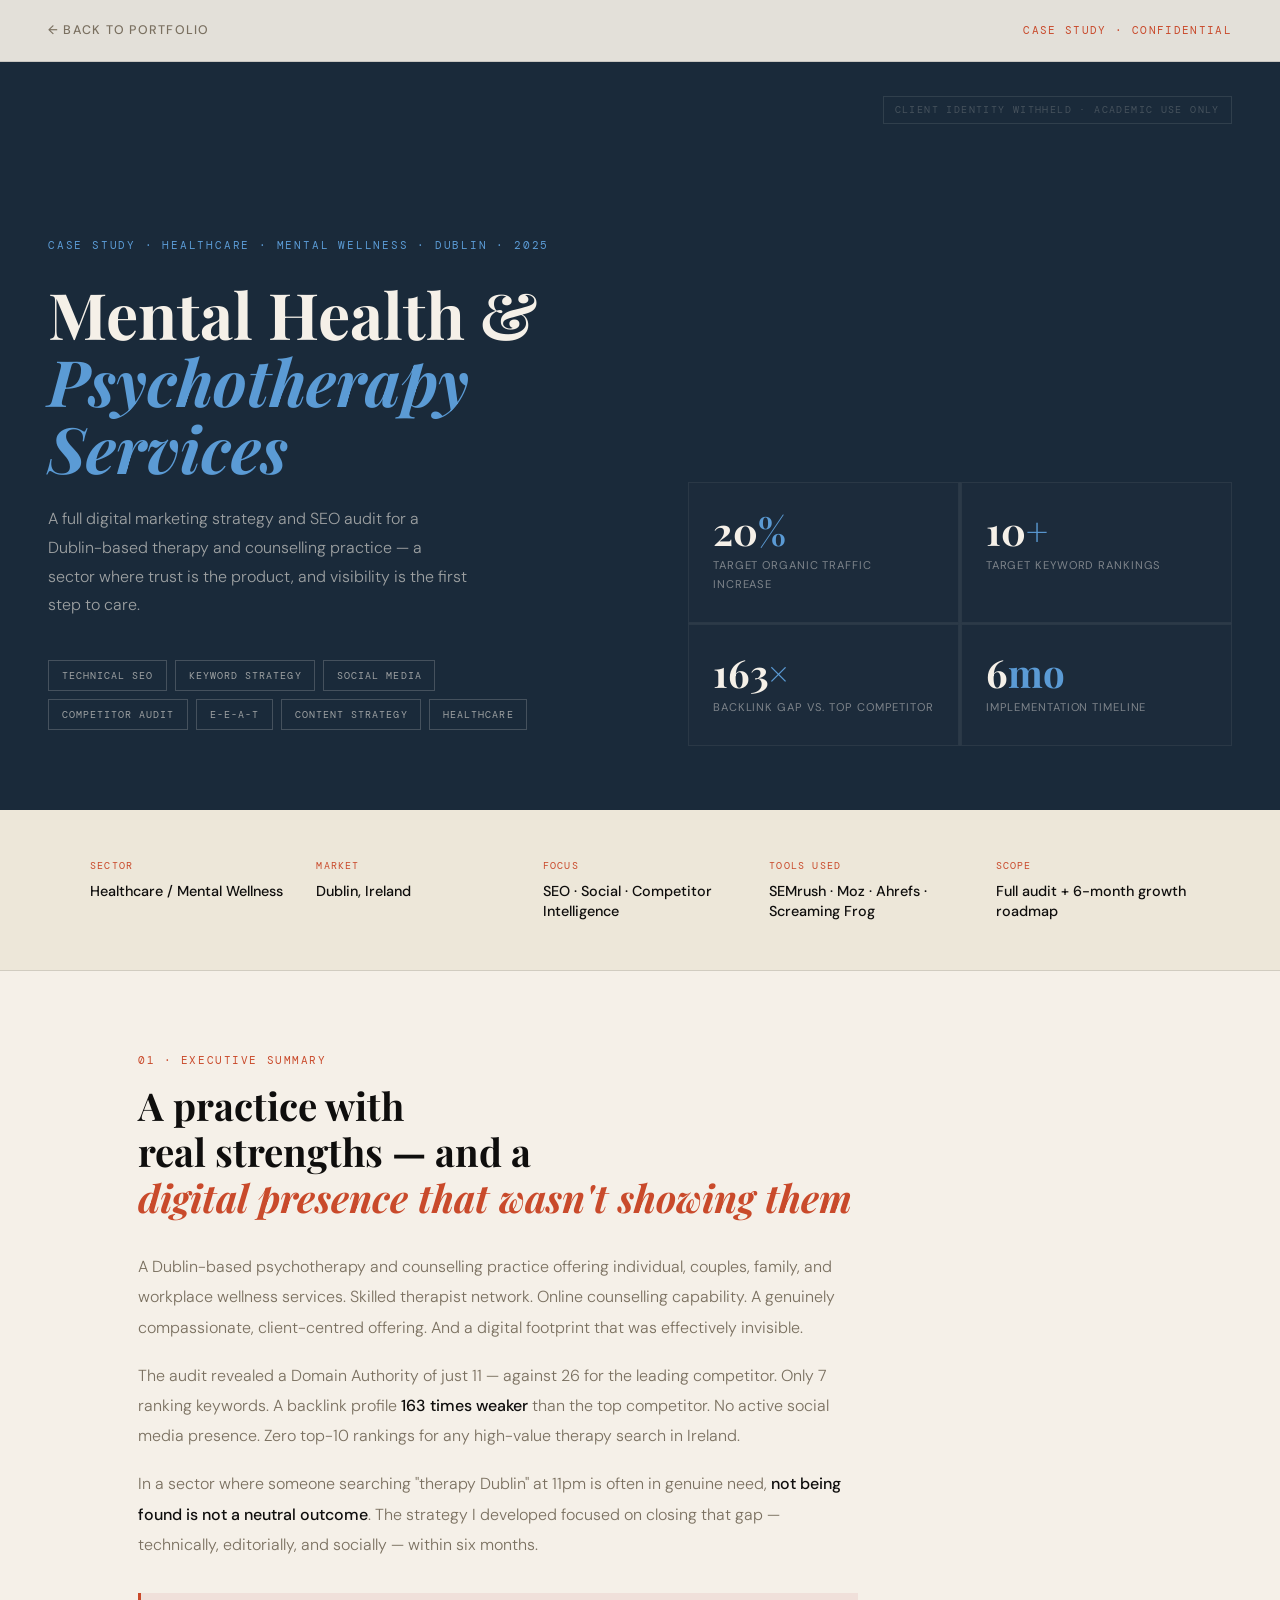
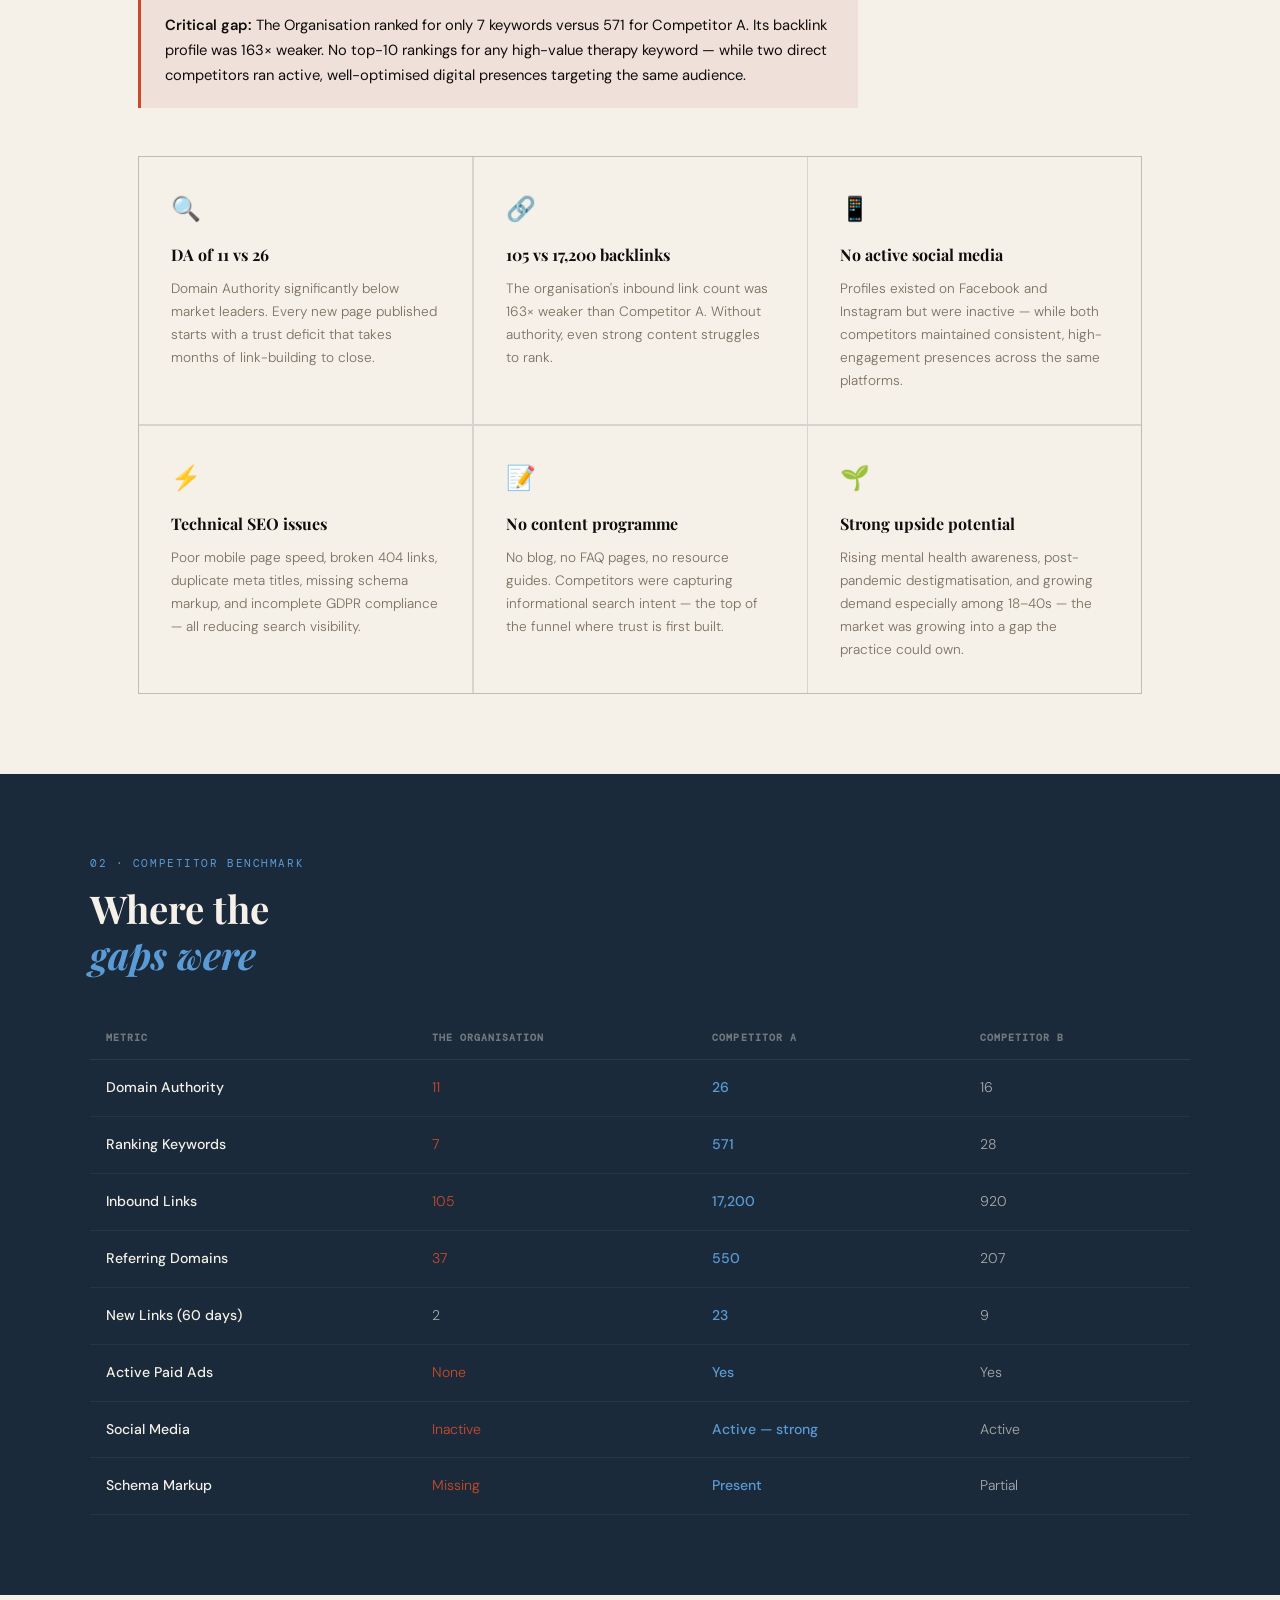
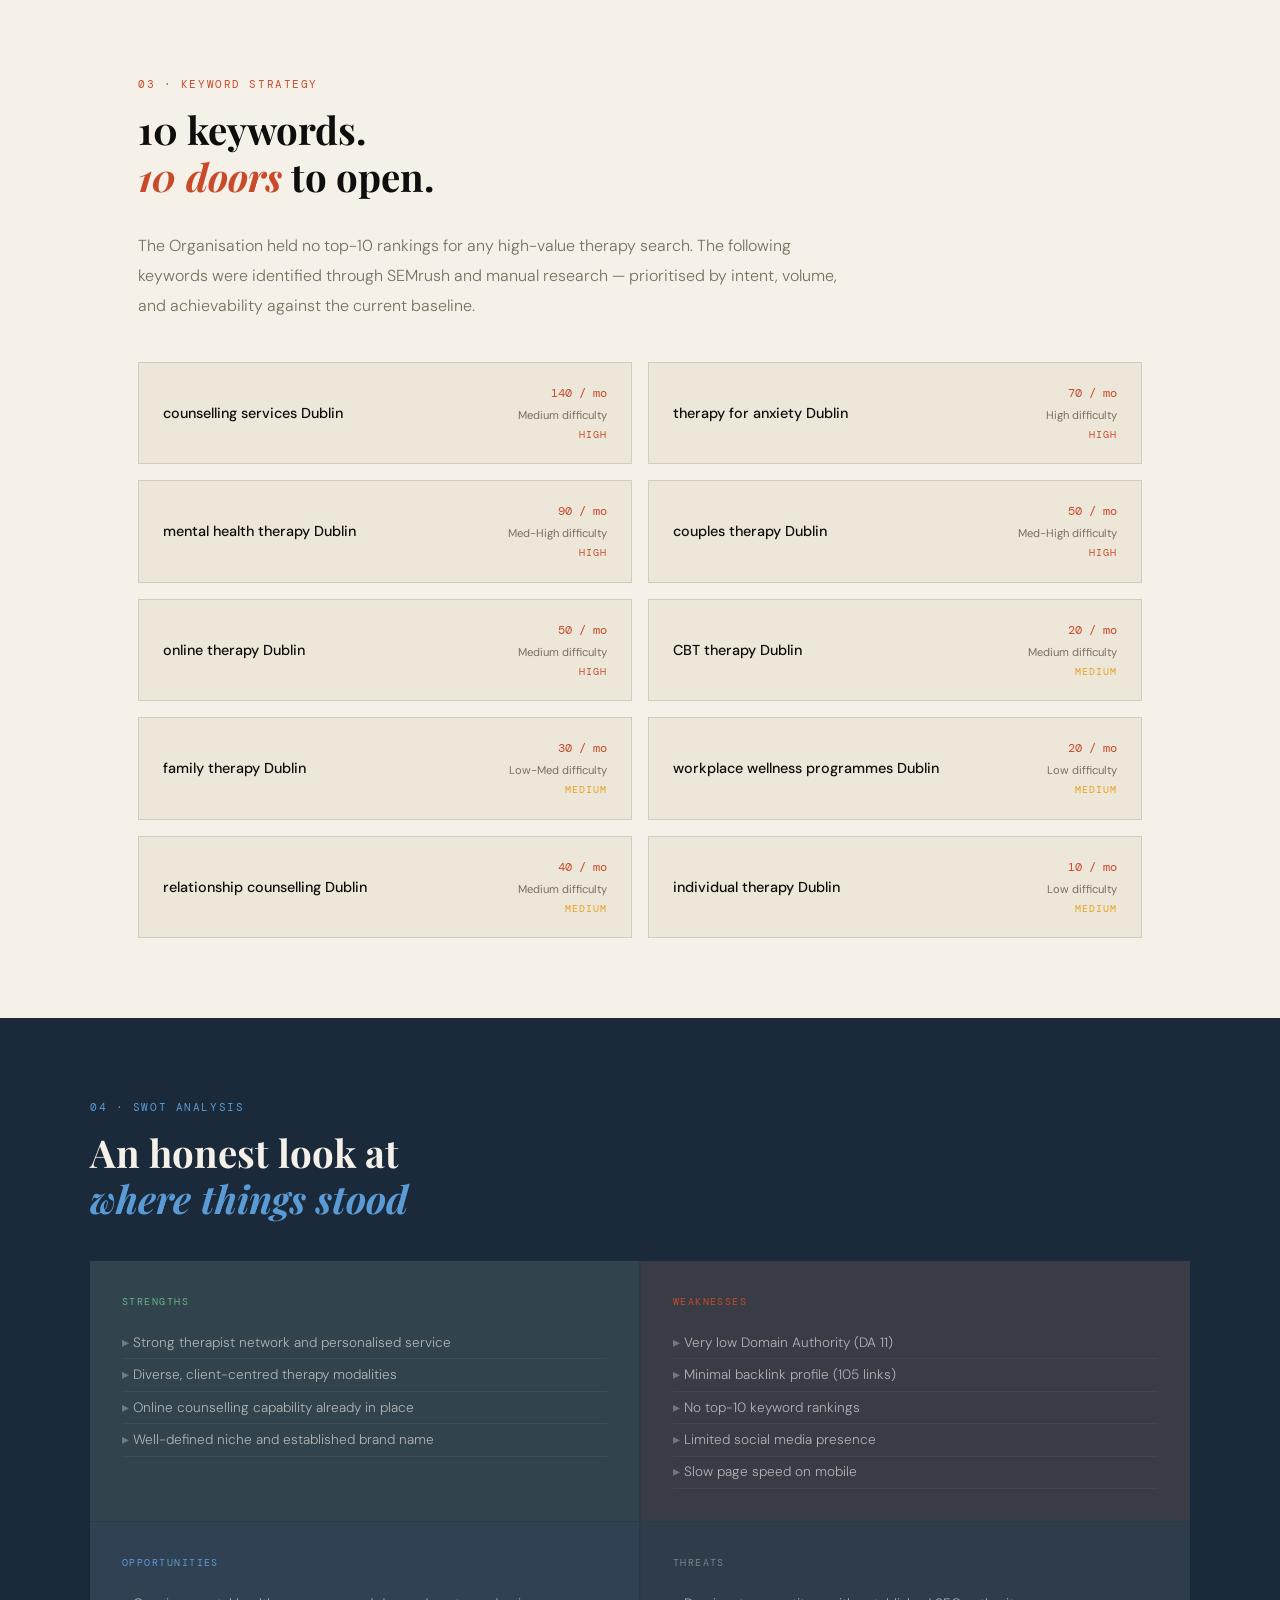
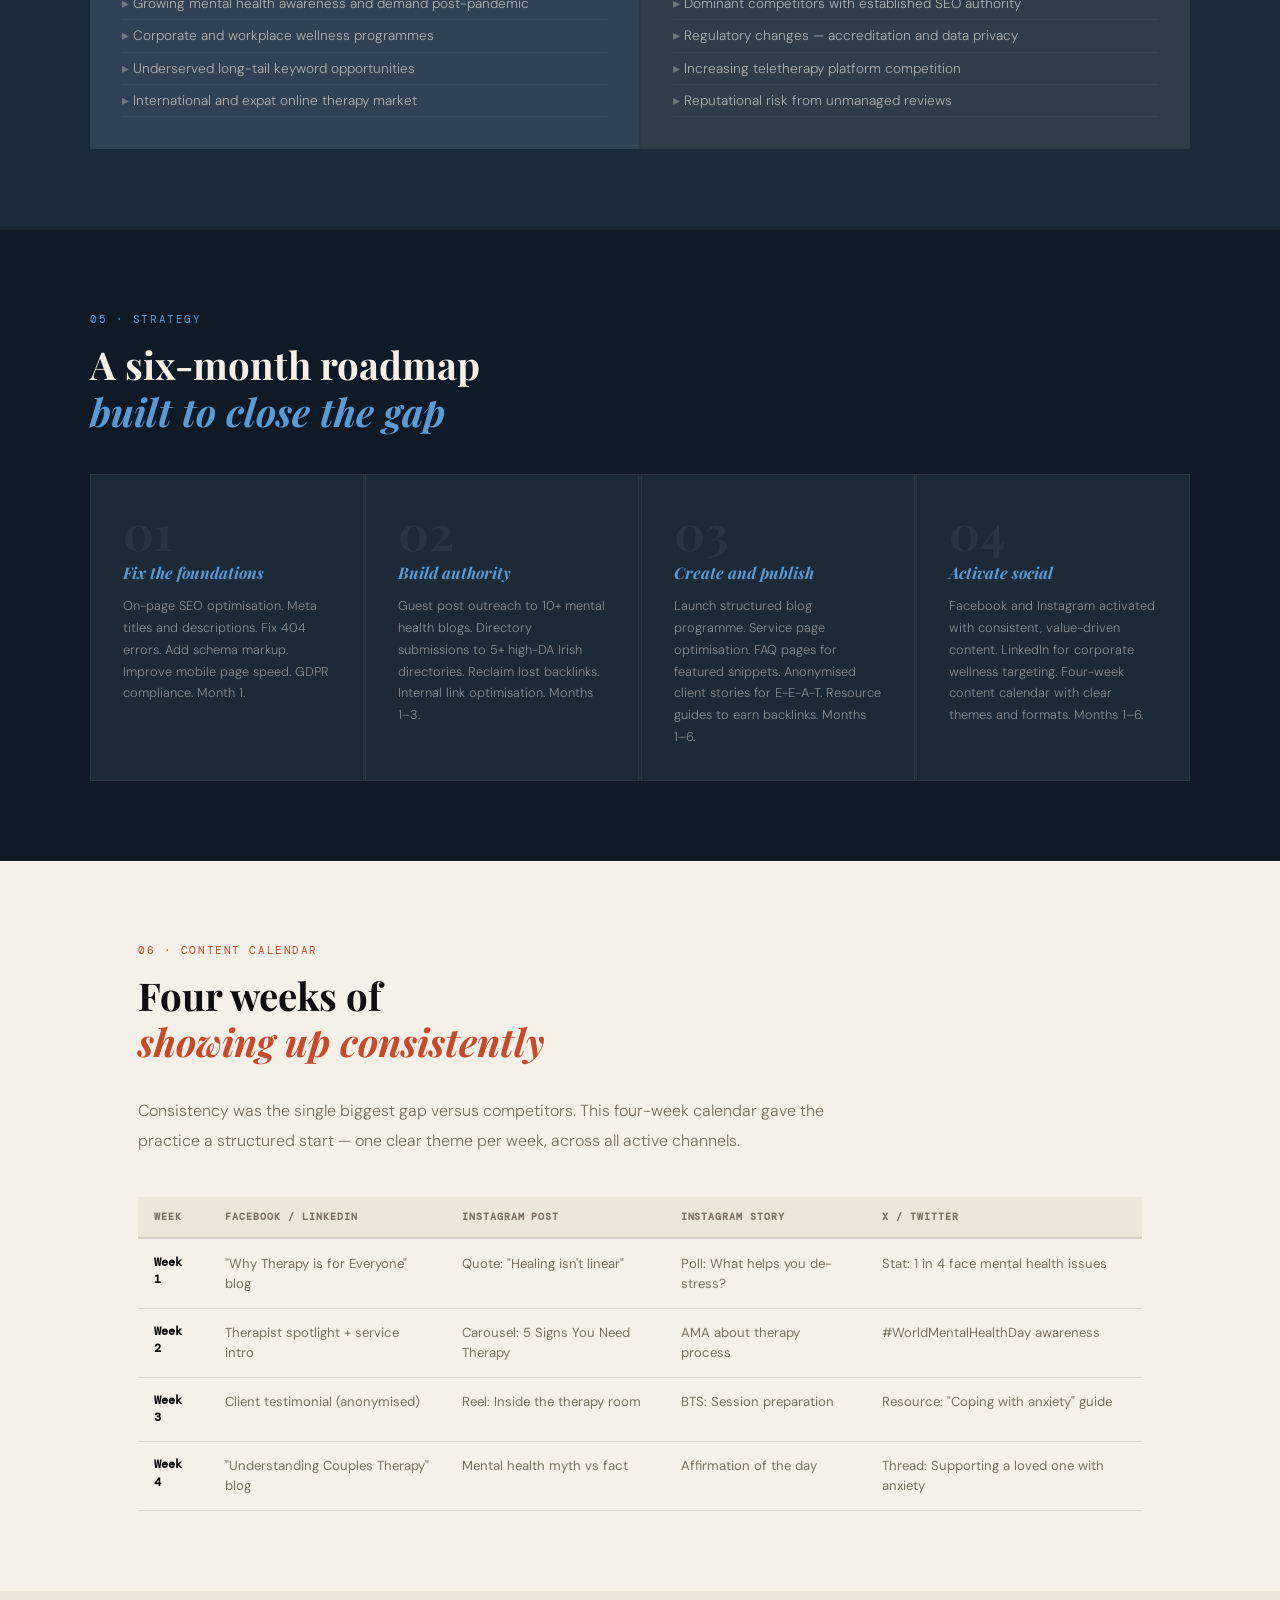
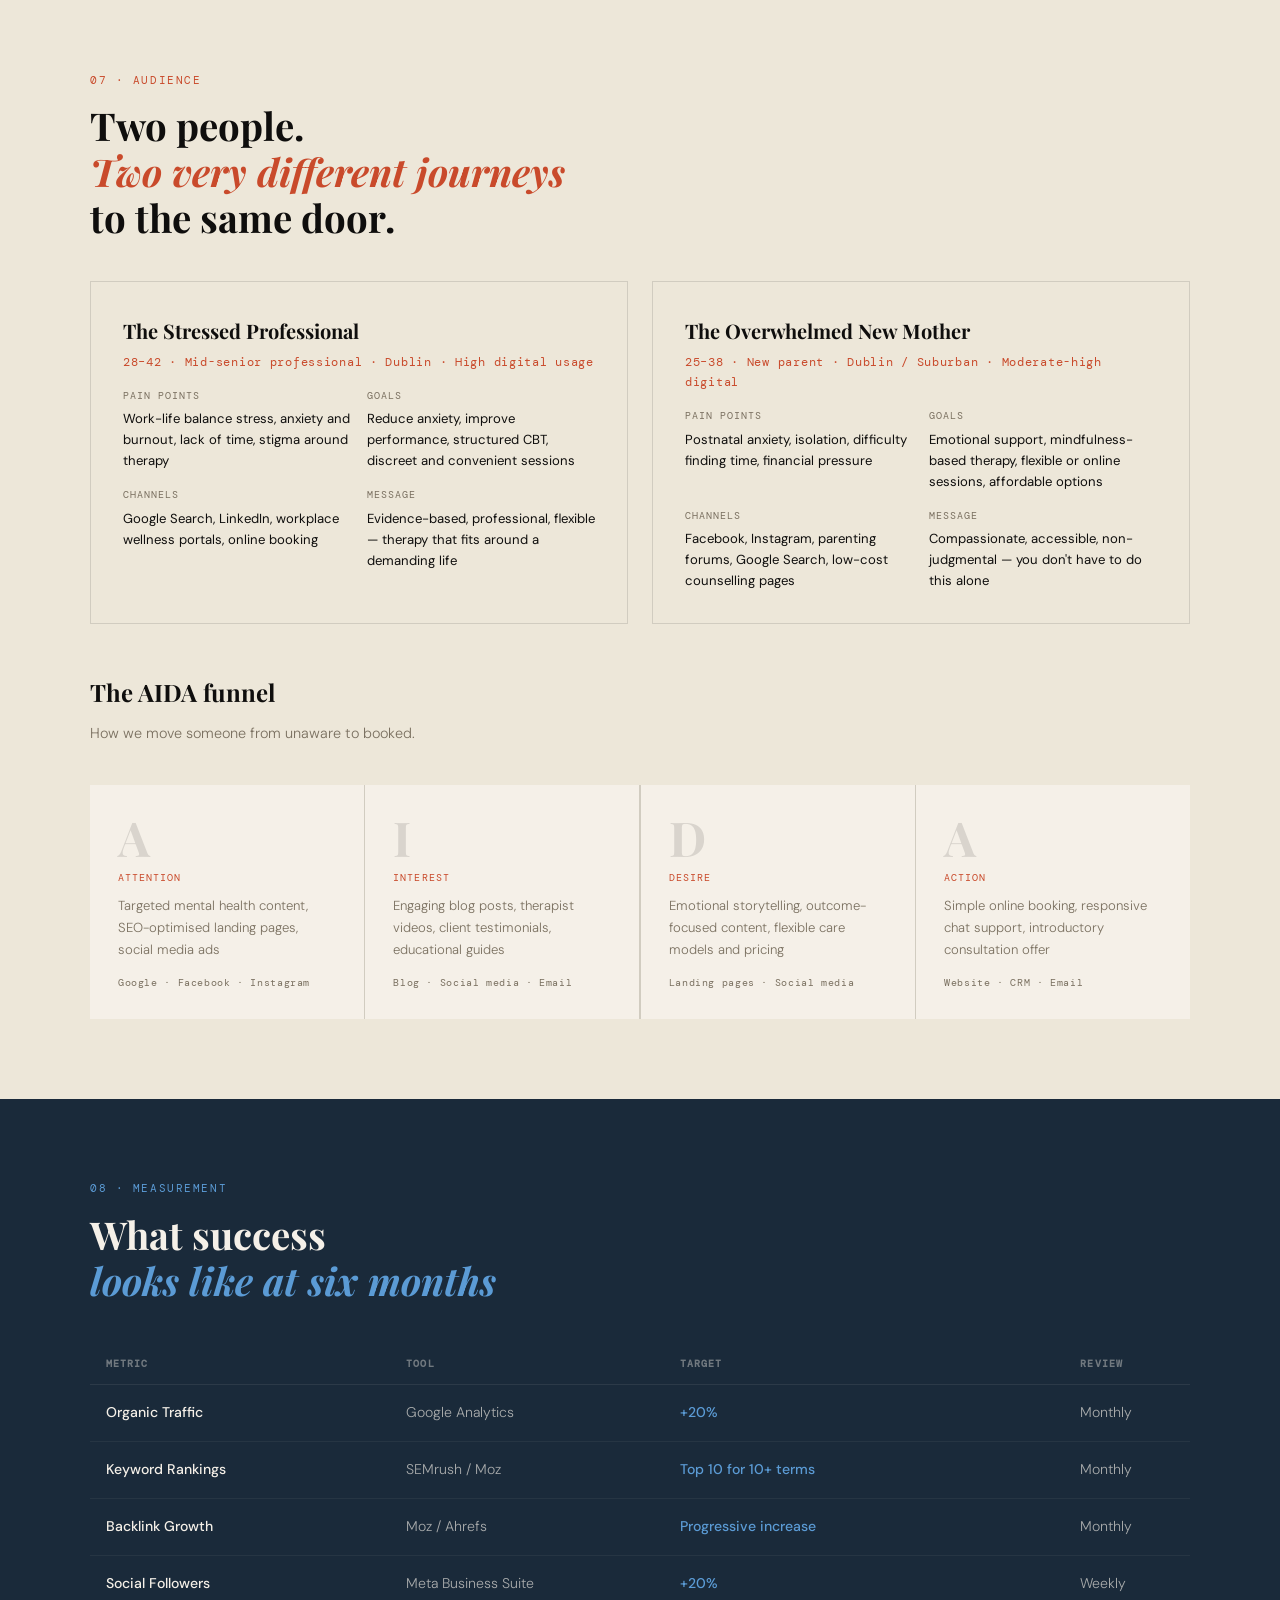
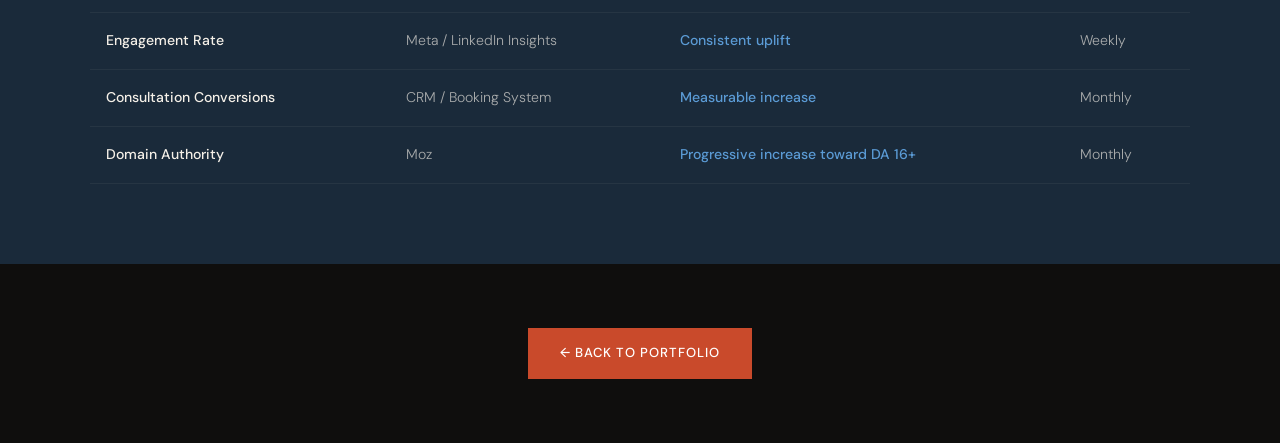
<file: healthcare-casestudy.html>
<!DOCTYPE html>
<html lang="en">
<head>
<meta charset="UTF-8">
<meta name="viewport" content="width=device-width, initial-scale=1.0">
<title>Mental Health & Psychotherapy — Case Study · Merin Reji</title>
<link rel="preconnect" href="https://fonts.googleapis.com">
<link rel="preconnect" href="https://fonts.gstatic.com" crossorigin>
<link href="https://fonts.googleapis.com/css2?family=Playfair+Display:ital,wght@0,400;0,700;1,400;1,700&family=DM+Sans:wght@300;400;500&family=DM+Mono:wght@400;500&display=swap" rel="stylesheet">
<style>
  *, *::before, *::after { box-sizing: border-box; margin: 0; padding: 0; }
  :root {
    --ink: #0f0e0d;
    --paper: #f5f0e8;
    --paper-dark: #ede7d9;
    --accent: #c94a2b;
    --accent-soft: #f0e0da;
    --muted: #7a7060;
    --border: rgba(15,14,13,0.12);
    --serif: 'Playfair Display', Georgia, serif;
    --sans: 'DM Sans', sans-serif;
    --mono: 'DM Mono', monospace;
    --health: #1a2a3a;
    --health-mid: #2a4a6a;
    --health-accent: #5b9bd5;
    --health-green: #6ab187;
  }
  html { scroll-behavior: smooth; }
  body {
    background: var(--paper);
    color: var(--ink);
    font-family: var(--sans);
    font-size: 16px;
    line-height: 1.7;
    overflow-x: hidden;
  }

  /* NAV */
  nav {
    position: fixed; top: 0; left: 0; right: 0; z-index: 100;
    padding: 1.25rem 3rem;
    display: flex; justify-content: space-between; align-items: center;
    background: rgba(245,240,232,0.92);
    backdrop-filter: blur(8px);
    border-bottom: 1px solid var(--border);
  }
  .nav-back {
    display: flex; align-items: center; gap: 0.5rem;
    font-size: 0.78rem; font-weight: 500; letter-spacing: 0.1em;
    text-transform: uppercase; color: var(--muted); text-decoration: none;
    transition: color 0.2s;
  }
  .nav-back:hover { color: var(--ink); }
  .nav-label { font-family: var(--mono); font-size: 0.7rem; letter-spacing: 0.12em; color: var(--accent); text-transform: uppercase; }

  /* HERO */
  .cs-hero {
    min-height: 90vh;
    background: var(--health);
    display: grid; grid-template-columns: 1fr 1fr;
    position: relative; overflow: hidden; padding-top: 5rem;
  }
  .cs-hero-left {
    display: flex; flex-direction: column; justify-content: flex-end;
    padding: 5rem 4rem 5rem 3rem; position: relative; z-index: 2;
  }
  .cs-eyebrow {
    font-family: var(--mono); font-size: 0.7rem; letter-spacing: 0.16em;
    text-transform: uppercase; color: var(--health-accent); margin-bottom: 1.5rem;
    opacity: 0; animation: fadeUp 0.8s 0.3s forwards;
  }
  .cs-title {
    font-family: var(--serif); font-size: clamp(2.5rem, 5vw, 4rem);
    font-weight: 700; line-height: 1.05; color: #f5f0e8; margin-bottom: 1.5rem;
    opacity: 0; animation: fadeUp 0.9s 0.5s forwards;
  }
  .cs-title em { font-style: italic; color: var(--health-accent); display: block; }
  .cs-subtitle {
    font-size: 1rem; color: rgba(245,240,232,0.6); font-weight: 300;
    line-height: 1.8; max-width: 420px; margin-bottom: 2.5rem;
    opacity: 0; animation: fadeUp 0.9s 0.7s forwards;
  }
  .cs-tags {
    display: flex; flex-wrap: wrap; gap: 0.5rem;
    opacity: 0; animation: fadeUp 0.9s 0.9s forwards;
  }
  .cs-tag {
    font-family: var(--mono); font-size: 0.65rem; letter-spacing: 0.1em;
    text-transform: uppercase; padding: 0.35rem 0.8rem;
    border: 1px solid rgba(245,240,232,0.2); color: rgba(245,240,232,0.6);
  }
  .cs-hero-right {
    position: relative; display: flex; align-items: flex-end;
    padding: 4rem 3rem; opacity: 0; animation: fadeIn 1.2s 1s forwards;
  }
  .cs-metrics {
    display: grid; grid-template-columns: 1fr 1fr;
    gap: 1.5px; width: 100%; background: rgba(245,240,232,0.08);
  }
  .cs-metric {
    background: rgba(26,42,58,0.85); backdrop-filter: blur(4px);
    padding: 1.75rem 1.5rem; border: 1px solid rgba(245,240,232,0.06);
  }
  .cs-metric-num {
    font-family: var(--serif); font-size: 2.4rem; font-weight: 700;
    color: #f5f0e8; line-height: 1;
  }
  .cs-metric-num span { color: var(--health-accent); }
  .cs-metric-label {
    font-size: 0.7rem; letter-spacing: 0.08em; text-transform: uppercase;
    color: rgba(245,240,232,0.45); margin-top: 0.4rem;
  }
  .cs-confidential {
    position: absolute; top: 6rem; right: 3rem;
    font-family: var(--mono); font-size: 0.62rem; letter-spacing: 0.14em;
    text-transform: uppercase; color: rgba(245,240,232,0.2);
    border: 1px solid rgba(245,240,232,0.1); padding: 0.3rem 0.7rem;
  }

  /* OVERVIEW */
  .cs-overview { background: var(--paper-dark); border-bottom: 1px solid var(--border); padding: 3rem; }
  .cs-overview-grid { display: grid; grid-template-columns: repeat(5, 1fr); gap: 2rem; max-width: 1100px; margin: 0 auto; }
  .cs-overview-label { font-family: var(--mono); font-size: 0.62rem; letter-spacing: 0.12em; text-transform: uppercase; color: var(--accent); margin-bottom: 0.4rem; }
  .cs-overview-value { font-size: 0.9rem; font-weight: 500; color: var(--ink); line-height: 1.4; }

  /* SECTIONS */
  .cs-section { padding: 5rem 3rem; max-width: 1100px; margin: 0 auto; }
  .cs-section-label { font-family: var(--mono); font-size: 0.7rem; letter-spacing: 0.14em; text-transform: uppercase; color: var(--accent); margin-bottom: 0.75rem; }
  .cs-section-heading { font-family: var(--serif); font-size: clamp(1.8rem, 3vw, 2.5rem); font-weight: 700; line-height: 1.2; margin-bottom: 2rem; }
  .cs-section-heading em { font-style: italic; color: var(--accent); }
  .cs-prose { font-size: 1rem; color: var(--muted); line-height: 1.9; font-weight: 300; max-width: 720px; }
  .cs-prose p + p { margin-top: 1.1rem; }
  .cs-prose strong { color: var(--ink); font-weight: 500; }

  /* ALERT BOX */
  .cs-alert {
    background: var(--accent-soft); border-left: 3px solid var(--accent);
    padding: 1.25rem 1.5rem; margin-top: 2rem; max-width: 720px;
  }
  .cs-alert p { font-size: 0.92rem; color: var(--ink); line-height: 1.7; font-weight: 400; }
  .cs-alert strong { font-weight: 600; }

  /* BENCHMARK TABLE */
  .cs-table { width: 100%; border-collapse: collapse; margin-top: 2.5rem; }
  .cs-table th {
    font-family: var(--mono); font-size: 0.65rem; letter-spacing: 0.1em;
    text-transform: uppercase; color: var(--muted); text-align: left;
    padding: 0.75rem 1rem; border-bottom: 2px solid var(--border);
  }
  .cs-table td { padding: 1rem; font-size: 0.88rem; border-bottom: 1px solid var(--border); vertical-align: top; }
  .cs-table tr:hover td { background: var(--accent-soft); }
  .cs-table .org { font-weight: 500; color: var(--accent); }
  .cs-table .good { color: #3a7a50; font-weight: 500; }
  .cs-table .bad { color: var(--accent); font-weight: 500; }

  /* KEYWORD GRID */
  .cs-keywords { display: grid; grid-template-columns: repeat(2, 1fr); gap: 1rem; margin-top: 2.5rem; }
  .cs-keyword {
    background: var(--paper-dark); border: 1px solid var(--border);
    padding: 1.25rem 1.5rem; display: flex; justify-content: space-between;
    align-items: center; transition: border-color 0.2s, background 0.2s;
  }
  .cs-keyword:hover { border-color: var(--accent); background: var(--accent-soft); }
  .cs-keyword-term { font-size: 0.9rem; font-weight: 500; }
  .cs-keyword-meta { text-align: right; }
  .cs-keyword-vol { font-family: var(--mono); font-size: 0.75rem; color: var(--accent); }
  .cs-keyword-diff { font-size: 0.7rem; color: var(--muted); margin-top: 0.15rem; }
  .cs-keyword-priority { font-family: var(--mono); font-size: 0.6rem; letter-spacing: 0.1em; text-transform: uppercase; margin-top: 0.15rem; }
  .cs-keyword-priority.high { color: var(--accent); }
  .cs-keyword-priority.medium { color: #e8a020; }

  /* DARK SECTION */
  .cs-dark { background: var(--health); padding: 5rem 3rem; color: var(--paper); }
  .cs-dark-inner { max-width: 1100px; margin: 0 auto; }
  .cs-dark .cs-section-label { color: var(--health-accent); }
  .cs-dark .cs-section-heading { color: var(--paper); }
  .cs-dark .cs-section-heading em { color: var(--health-accent); }

  /* SWOT */
  .cs-swot { display: grid; grid-template-columns: 1fr 1fr; gap: 1.5px; background: rgba(245,240,232,0.08); margin-top: 2.5rem; }
  .cs-swot-cell { padding: 2rem; }
  .cs-swot-cell:nth-child(1) { background: rgba(106,177,135,0.08); }
  .cs-swot-cell:nth-child(2) { background: rgba(201,74,43,0.08); }
  .cs-swot-cell:nth-child(3) { background: rgba(91,155,213,0.08); }
  .cs-swot-cell:nth-child(4) { background: rgba(100,100,100,0.06); }
  .cs-swot-label { font-family: var(--mono); font-size: 0.65rem; letter-spacing: 0.14em; text-transform: uppercase; margin-bottom: 1rem; }
  .cs-swot-cell:nth-child(1) .cs-swot-label { color: var(--health-green); }
  .cs-swot-cell:nth-child(2) .cs-swot-label { color: var(--accent); }
  .cs-swot-cell:nth-child(3) .cs-swot-label { color: var(--health-accent); }
  .cs-swot-cell:nth-child(4) .cs-swot-label { color: rgba(245,240,232,0.4); }
  .cs-swot-list { list-style: none; }
  .cs-swot-list li { font-size: 0.85rem; color: rgba(245,240,232,0.65); line-height: 1.6; padding: 0.3rem 0; border-bottom: 1px solid rgba(245,240,232,0.05); font-weight: 300; }
  .cs-swot-list li::before { content: '▸ '; opacity: 0.5; }

  /* FINDINGS GRID */
  .cs-findings { display: grid; grid-template-columns: repeat(3, 1fr); gap: 1.5px; background: var(--border); margin-top: 2.5rem; border: 1px solid var(--border); }
  .cs-finding { background: var(--paper); padding: 2rem; transition: background 0.2s; }
  .cs-finding:hover { background: var(--accent-soft); }
  .cs-finding-icon { font-size: 1.5rem; margin-bottom: 0.75rem; }
  .cs-finding-title { font-family: var(--serif); font-size: 1rem; font-weight: 700; margin-bottom: 0.5rem; }
  .cs-finding-text { font-size: 0.85rem; color: var(--muted); line-height: 1.7; font-weight: 300; }

  /* STRATEGY PHASES */
  .cs-phases { display: grid; grid-template-columns: repeat(4, 1fr); gap: 1.5px; background: rgba(245,240,232,0.08); margin-top: 2.5rem; }
  .cs-phase { background: rgba(26,42,58,0.7); padding: 2rem; border: 1px solid rgba(245,240,232,0.06); transition: background 0.2s; }
  .cs-phase:hover { background: rgba(91,155,213,0.1); }
  .cs-phase-num { font-family: var(--serif); font-size: 3rem; font-weight: 700; color: rgba(245,240,232,0.06); line-height: 1; margin-bottom: 0.5rem; }
  .cs-phase-title { font-family: var(--serif); font-size: 1rem; font-weight: 700; color: var(--paper); margin-bottom: 0.75rem; line-height: 1.3; }
  .cs-phase-title em { font-style: italic; color: var(--health-accent); }
  .cs-phase-text { font-size: 0.8rem; color: rgba(245,240,232,0.5); line-height: 1.7; font-weight: 300; }

  /* PERSONAS */
  .cs-personas { display: grid; grid-template-columns: 1fr 1fr; gap: 1.5rem; margin-top: 2.5rem; }
  .cs-persona { background: var(--paper-dark); border: 1px solid var(--border); padding: 2rem; transition: border-color 0.2s, background 0.2s; }
  .cs-persona:hover { border-color: var(--accent); background: var(--accent-soft); }
  .cs-persona-name { font-family: var(--serif); font-size: 1.25rem; font-weight: 700; margin-bottom: 0.25rem; }
  .cs-persona-profile { font-size: 0.75rem; color: var(--accent); font-family: var(--mono); letter-spacing: 0.06em; margin-bottom: 1rem; }
  .cs-persona-grid { display: grid; grid-template-columns: 1fr 1fr; gap: 1rem; }
  .cs-persona-item-label { font-family: var(--mono); font-size: 0.6rem; letter-spacing: 0.1em; text-transform: uppercase; color: var(--muted); margin-bottom: 0.25rem; }
  .cs-persona-item-text { font-size: 0.82rem; color: var(--ink); line-height: 1.6; }

  /* AIDA */
  .cs-aida { display: grid; grid-template-columns: repeat(4, 1fr); gap: 1.5px; background: var(--border); margin-top: 2.5rem; }
  .cs-aida-cell { background: var(--paper); padding: 1.75rem; transition: background 0.2s; }
  .cs-aida-cell:hover { background: var(--accent-soft); }
  .cs-aida-letter { font-family: var(--serif); font-size: 3rem; font-weight: 700; color: var(--border); line-height: 1; margin-bottom: 0.5rem; }
  .cs-aida-stage { font-family: var(--mono); font-size: 0.65rem; letter-spacing: 0.1em; text-transform: uppercase; color: var(--accent); margin-bottom: 0.5rem; }
  .cs-aida-text { font-size: 0.82rem; color: var(--muted); line-height: 1.7; font-weight: 300; }
  .cs-aida-channel { font-family: var(--mono); font-size: 0.65rem; color: var(--muted); margin-top: 0.75rem; letter-spacing: 0.06em; }

  /* KPI TABLE DARK */
  .cs-kpi-table { width: 100%; border-collapse: collapse; margin-top: 2.5rem; }
  .cs-kpi-table th { font-family: var(--mono); font-size: 0.65rem; letter-spacing: 0.1em; text-transform: uppercase; color: rgba(245,240,232,0.4); text-align: left; padding: 0.75rem 1rem; border-bottom: 1px solid rgba(245,240,232,0.08); }
  .cs-kpi-table td { padding: 1rem; font-size: 0.88rem; color: rgba(245,240,232,0.65); font-weight: 300; border-bottom: 1px solid rgba(245,240,232,0.05); }
  .cs-kpi-table td:first-child { font-weight: 500; color: var(--paper); }
  .cs-kpi-table td.target { color: var(--health-accent); font-weight: 500; }

  /* CONTENT CALENDAR */
  .cs-calendar { width: 100%; border-collapse: collapse; margin-top: 2.5rem; }
  .cs-calendar th { font-family: var(--mono); font-size: 0.62rem; letter-spacing: 0.1em; text-transform: uppercase; color: var(--muted); text-align: left; padding: 0.75rem 1rem; border-bottom: 2px solid var(--border); background: var(--paper-dark); }
  .cs-calendar td { padding: 0.9rem 1rem; font-size: 0.82rem; border-bottom: 1px solid var(--border); vertical-align: top; line-height: 1.5; color: var(--muted); }
  .cs-calendar td:first-child { font-weight: 600; color: var(--ink); font-family: var(--mono); font-size: 0.72rem; }
  .cs-calendar tr:hover td { background: var(--accent-soft); }

  /* FOOTER */
  .cs-footer { background: var(--ink); padding: 4rem 3rem; text-align: center; }
  .cs-footer p { font-size: 0.85rem; color: rgba(245,240,232,0.3); margin-bottom: 1.5rem; }
  .cs-back-btn { display: inline-flex; align-items: center; gap: 0.5rem; background: var(--accent); color: #fff; padding: 0.9rem 2rem; text-decoration: none; font-size: 0.82rem; letter-spacing: 0.08em; text-transform: uppercase; font-weight: 500; transition: background 0.2s; }
  .cs-back-btn:hover { background: #a03820; }

  .reveal { opacity: 0; transform: translateY(24px); transition: opacity 0.8s ease, transform 0.8s ease; }
  .reveal.visible { opacity: 1; transform: translateY(0); }

  @keyframes fadeUp { from { opacity: 0; transform: translateY(20px); } to { opacity: 1; transform: translateY(0); } }
  @keyframes fadeIn { from { opacity: 0; } to { opacity: 1; } }
</style>
</head>
<body>

<!-- NAV -->
<nav>
  <a class="nav-back" href="index.html">← Back to Portfolio</a>
  <span class="nav-label">Case Study · Confidential</span>
</nav>

<!-- HERO -->
<section class="cs-hero">
  <div class="cs-hero-left">
    <p class="cs-eyebrow">Case Study · Healthcare · Mental Wellness · Dublin · 2025</p>
    <h1 class="cs-title">Mental Health &<br><em>Psychotherapy Services</em></h1>
    <p class="cs-subtitle">A full digital marketing strategy and SEO audit for a Dublin-based therapy and counselling practice — a sector where trust is the product, and visibility is the first step to care.</p>
    <div class="cs-tags">
      <span class="cs-tag">Technical SEO</span>
      <span class="cs-tag">Keyword Strategy</span>
      <span class="cs-tag">Social Media</span>
      <span class="cs-tag">Competitor Audit</span>
      <span class="cs-tag">E-E-A-T</span>
      <span class="cs-tag">Content Strategy</span>
      <span class="cs-tag">Healthcare</span>
    </div>
  </div>
  <div class="cs-hero-right">
    <div class="cs-metrics">
      <div class="cs-metric">
        <div class="cs-metric-num">20<span>%</span></div>
        <div class="cs-metric-label">Target organic traffic increase</div>
      </div>
      <div class="cs-metric">
        <div class="cs-metric-num">10<span>+</span></div>
        <div class="cs-metric-label">Target keyword rankings</div>
      </div>
      <div class="cs-metric">
        <div class="cs-metric-num">163<span>×</span></div>
        <div class="cs-metric-label">Backlink gap vs. top competitor</div>
      </div>
      <div class="cs-metric">
        <div class="cs-metric-num">6<span>mo</span></div>
        <div class="cs-metric-label">Implementation timeline</div>
      </div>
    </div>
  </div>
  <span class="cs-confidential">Client identity withheld · Academic use only</span>
</section>

<!-- OVERVIEW STRIP -->
<div class="cs-overview">
  <div class="cs-overview-grid">
    <div><p class="cs-overview-label">Sector</p><p class="cs-overview-value">Healthcare / Mental Wellness</p></div>
    <div><p class="cs-overview-label">Market</p><p class="cs-overview-value">Dublin, Ireland</p></div>
    <div><p class="cs-overview-label">Focus</p><p class="cs-overview-value">SEO · Social · Competitor Intelligence</p></div>
    <div><p class="cs-overview-label">Tools Used</p><p class="cs-overview-value">SEMrush · Moz · Ahrefs · Screaming Frog</p></div>
    <div><p class="cs-overview-label">Scope</p><p class="cs-overview-value">Full audit + 6-month growth roadmap</p></div>
  </div>
</div>

<!-- EXECUTIVE SUMMARY -->
<section class="cs-section reveal">
  <p class="cs-section-label">01 · Executive Summary</p>
  <h2 class="cs-section-heading">A practice with<br>real strengths — and a<br><em>digital presence that wasn't showing them</em></h2>
  <div class="cs-prose">
    <p>A Dublin-based psychotherapy and counselling practice offering individual, couples, family, and workplace wellness services. Skilled therapist network. Online counselling capability. A genuinely compassionate, client-centred offering. And a digital footprint that was effectively invisible.</p>
    <p>The audit revealed a Domain Authority of just 11 — against 26 for the leading competitor. Only 7 ranking keywords. A backlink profile <strong>163 times weaker</strong> than the top competitor. No active social media presence. Zero top-10 rankings for any high-value therapy search in Ireland.</p>
    <p>In a sector where someone searching "therapy Dublin" at 11pm is often in genuine need, <strong>not being found is not a neutral outcome</strong>. The strategy I developed focused on closing that gap — technically, editorially, and socially — within six months.</p>
  </div>
  <div class="cs-alert">
    <p><strong>Critical gap:</strong> The Organisation ranked for only 7 keywords versus 571 for Competitor A. Its backlink profile was 163× weaker. No top-10 rankings for any high-value therapy keyword — while two direct competitors ran active, well-optimised digital presences targeting the same audience.</p>
  </div>

  <div class="cs-findings" style="margin-top:3rem;">
    <div class="cs-finding">
      <div class="cs-finding-icon">🔍</div>
      <p class="cs-finding-title">DA of 11 vs 26</p>
      <p class="cs-finding-text">Domain Authority significantly below market leaders. Every new page published starts with a trust deficit that takes months of link-building to close.</p>
    </div>
    <div class="cs-finding">
      <div class="cs-finding-icon">🔗</div>
      <p class="cs-finding-title">105 vs 17,200 backlinks</p>
      <p class="cs-finding-text">The organisation's inbound link count was 163× weaker than Competitor A. Without authority, even strong content struggles to rank.</p>
    </div>
    <div class="cs-finding">
      <div class="cs-finding-icon">📱</div>
      <p class="cs-finding-title">No active social media</p>
      <p class="cs-finding-text">Profiles existed on Facebook and Instagram but were inactive — while both competitors maintained consistent, high-engagement presences across the same platforms.</p>
    </div>
    <div class="cs-finding">
      <div class="cs-finding-icon">⚡</div>
      <p class="cs-finding-title">Technical SEO issues</p>
      <p class="cs-finding-text">Poor mobile page speed, broken 404 links, duplicate meta titles, missing schema markup, and incomplete GDPR compliance — all reducing search visibility.</p>
    </div>
    <div class="cs-finding">
      <div class="cs-finding-icon">📝</div>
      <p class="cs-finding-title">No content programme</p>
      <p class="cs-finding-text">No blog, no FAQ pages, no resource guides. Competitors were capturing informational search intent — the top of the funnel where trust is first built.</p>
    </div>
    <div class="cs-finding">
      <div class="cs-finding-icon">🌱</div>
      <p class="cs-finding-title">Strong upside potential</p>
      <p class="cs-finding-text">Rising mental health awareness, post-pandemic destigmatisation, and growing demand especially among 18–40s — the market was growing into a gap the practice could own.</p>
    </div>
  </div>
</section>

<!-- COMPETITOR BENCHMARK — DARK -->
<section class="cs-dark reveal">
  <div class="cs-dark-inner">
    <p class="cs-section-label">02 · Competitor Benchmark</p>
    <h2 class="cs-section-heading">Where the<br><em>gaps were</em></h2>
    <table class="cs-kpi-table">
      <thead>
        <tr>
          <th>Metric</th>
          <th>The Organisation</th>
          <th>Competitor A</th>
          <th>Competitor B</th>
        </tr>
      </thead>
      <tbody>
        <tr><td>Domain Authority</td><td class="bad" style="color:var(--accent)">11</td><td class="target">26</td><td>16</td></tr>
        <tr><td>Ranking Keywords</td><td class="bad" style="color:var(--accent)">7</td><td class="target">571</td><td>28</td></tr>
        <tr><td>Inbound Links</td><td class="bad" style="color:var(--accent)">105</td><td class="target">17,200</td><td>920</td></tr>
        <tr><td>Referring Domains</td><td class="bad" style="color:var(--accent)">37</td><td class="target">550</td><td>207</td></tr>
        <tr><td>New Links (60 days)</td><td>2</td><td class="target">23</td><td>9</td></tr>
        <tr><td>Active Paid Ads</td><td class="bad" style="color:var(--accent)">None</td><td class="target">Yes</td><td>Yes</td></tr>
        <tr><td>Social Media</td><td class="bad" style="color:var(--accent)">Inactive</td><td class="target">Active — strong</td><td>Active</td></tr>
        <tr><td>Schema Markup</td><td class="bad" style="color:var(--accent)">Missing</td><td class="target">Present</td><td>Partial</td></tr>
      </tbody>
    </table>
  </div>
</section>

<!-- KEYWORD STRATEGY -->
<section class="cs-section reveal">
  <p class="cs-section-label">03 · Keyword Strategy</p>
  <h2 class="cs-section-heading">10 keywords.<br><em>10 doors</em> to open.</h2>
  <div class="cs-prose">
    <p>The Organisation held no top-10 rankings for any high-value therapy search. The following keywords were identified through SEMrush and manual research — prioritised by intent, volume, and achievability against the current baseline.</p>
  </div>
  <div class="cs-keywords">
    <div class="cs-keyword">
      <span class="cs-keyword-term">counselling services Dublin</span>
      <div class="cs-keyword-meta">
        <div class="cs-keyword-vol">140 / mo</div>
        <div class="cs-keyword-diff">Medium difficulty</div>
        <div class="cs-keyword-priority high">HIGH</div>
      </div>
    </div>
    <div class="cs-keyword">
      <span class="cs-keyword-term">therapy for anxiety Dublin</span>
      <div class="cs-keyword-meta">
        <div class="cs-keyword-vol">70 / mo</div>
        <div class="cs-keyword-diff">High difficulty</div>
        <div class="cs-keyword-priority high">HIGH</div>
      </div>
    </div>
    <div class="cs-keyword">
      <span class="cs-keyword-term">mental health therapy Dublin</span>
      <div class="cs-keyword-meta">
        <div class="cs-keyword-vol">90 / mo</div>
        <div class="cs-keyword-diff">Med-High difficulty</div>
        <div class="cs-keyword-priority high">HIGH</div>
      </div>
    </div>
    <div class="cs-keyword">
      <span class="cs-keyword-term">couples therapy Dublin</span>
      <div class="cs-keyword-meta">
        <div class="cs-keyword-vol">50 / mo</div>
        <div class="cs-keyword-diff">Med-High difficulty</div>
        <div class="cs-keyword-priority high">HIGH</div>
      </div>
    </div>
    <div class="cs-keyword">
      <span class="cs-keyword-term">online therapy Dublin</span>
      <div class="cs-keyword-meta">
        <div class="cs-keyword-vol">50 / mo</div>
        <div class="cs-keyword-diff">Medium difficulty</div>
        <div class="cs-keyword-priority high">HIGH</div>
      </div>
    </div>
    <div class="cs-keyword">
      <span class="cs-keyword-term">CBT therapy Dublin</span>
      <div class="cs-keyword-meta">
        <div class="cs-keyword-vol">20 / mo</div>
        <div class="cs-keyword-diff">Medium difficulty</div>
        <div class="cs-keyword-priority medium">MEDIUM</div>
      </div>
    </div>
    <div class="cs-keyword">
      <span class="cs-keyword-term">family therapy Dublin</span>
      <div class="cs-keyword-meta">
        <div class="cs-keyword-vol">30 / mo</div>
        <div class="cs-keyword-diff">Low-Med difficulty</div>
        <div class="cs-keyword-priority medium">MEDIUM</div>
      </div>
    </div>
    <div class="cs-keyword">
      <span class="cs-keyword-term">workplace wellness programmes Dublin</span>
      <div class="cs-keyword-meta">
        <div class="cs-keyword-vol">20 / mo</div>
        <div class="cs-keyword-diff">Low difficulty</div>
        <div class="cs-keyword-priority medium">MEDIUM</div>
      </div>
    </div>
    <div class="cs-keyword">
      <span class="cs-keyword-term">relationship counselling Dublin</span>
      <div class="cs-keyword-meta">
        <div class="cs-keyword-vol">40 / mo</div>
        <div class="cs-keyword-diff">Medium difficulty</div>
        <div class="cs-keyword-priority medium">MEDIUM</div>
      </div>
    </div>
    <div class="cs-keyword">
      <span class="cs-keyword-term">individual therapy Dublin</span>
      <div class="cs-keyword-meta">
        <div class="cs-keyword-vol">10 / mo</div>
        <div class="cs-keyword-diff">Low difficulty</div>
        <div class="cs-keyword-priority medium">MEDIUM</div>
      </div>
    </div>
  </div>
</section>

<!-- SWOT — DARK -->
<section class="cs-dark reveal">
  <div class="cs-dark-inner">
    <p class="cs-section-label">04 · SWOT Analysis</p>
    <h2 class="cs-section-heading">An honest look at<br><em>where things stood</em></h2>
    <div class="cs-swot">
      <div class="cs-swot-cell">
        <p class="cs-swot-label">Strengths</p>
        <ul class="cs-swot-list">
          <li>Strong therapist network and personalised service</li>
          <li>Diverse, client-centred therapy modalities</li>
          <li>Online counselling capability already in place</li>
          <li>Well-defined niche and established brand name</li>
        </ul>
      </div>
      <div class="cs-swot-cell">
        <p class="cs-swot-label">Weaknesses</p>
        <ul class="cs-swot-list">
          <li>Very low Domain Authority (DA 11)</li>
          <li>Minimal backlink profile (105 links)</li>
          <li>No top-10 keyword rankings</li>
          <li>Limited social media presence</li>
          <li>Slow page speed on mobile</li>
        </ul>
      </div>
      <div class="cs-swot-cell">
        <p class="cs-swot-label">Opportunities</p>
        <ul class="cs-swot-list">
          <li>Growing mental health awareness and demand post-pandemic</li>
          <li>Corporate and workplace wellness programmes</li>
          <li>Underserved long-tail keyword opportunities</li>
          <li>International and expat online therapy market</li>
        </ul>
      </div>
      <div class="cs-swot-cell">
        <p class="cs-swot-label">Threats</p>
        <ul class="cs-swot-list">
          <li>Dominant competitors with established SEO authority</li>
          <li>Regulatory changes — accreditation and data privacy</li>
          <li>Increasing teletherapy platform competition</li>
          <li>Reputational risk from unmanaged reviews</li>
        </ul>
      </div>
    </div>
  </div>
</section>

<!-- STRATEGY — PHASES -->
<section class="cs-dark reveal" style="background:#0f1a26; border-top:1px solid rgba(245,240,232,0.05);">
  <div class="cs-dark-inner">
    <p class="cs-section-label">05 · Strategy</p>
    <h2 class="cs-section-heading">A six-month roadmap<br><em>built to close the gap</em></h2>
    <div class="cs-phases">
      <div class="cs-phase">
        <div class="cs-phase-num">01</div>
        <h3 class="cs-phase-title"><em>Fix the foundations</em></h3>
        <p class="cs-phase-text">On-page SEO optimisation. Meta titles and descriptions. Fix 404 errors. Add schema markup. Improve mobile page speed. GDPR compliance. Month 1.</p>
      </div>
      <div class="cs-phase">
        <div class="cs-phase-num">02</div>
        <h3 class="cs-phase-title"><em>Build authority</em></h3>
        <p class="cs-phase-text">Guest post outreach to 10+ mental health blogs. Directory submissions to 5+ high-DA Irish directories. Reclaim lost backlinks. Internal link optimisation. Months 1–3.</p>
      </div>
      <div class="cs-phase">
        <div class="cs-phase-num">03</div>
        <h3 class="cs-phase-title"><em>Create and publish</em></h3>
        <p class="cs-phase-text">Launch structured blog programme. Service page optimisation. FAQ pages for featured snippets. Anonymised client stories for E-E-A-T. Resource guides to earn backlinks. Months 1–6.</p>
      </div>
      <div class="cs-phase">
        <div class="cs-phase-num">04</div>
        <h3 class="cs-phase-title"><em>Activate social</em></h3>
        <p class="cs-phase-text">Facebook and Instagram activated with consistent, value-driven content. LinkedIn for corporate wellness targeting. Four-week content calendar with clear themes and formats. Months 1–6.</p>
      </div>
    </div>
  </div>
</section>

<!-- CONTENT CALENDAR -->
<section class="cs-section reveal">
  <p class="cs-section-label">06 · Content Calendar</p>
  <h2 class="cs-section-heading">Four weeks of<br><em>showing up consistently</em></h2>
  <div class="cs-prose">
    <p>Consistency was the single biggest gap versus competitors. This four-week calendar gave the practice a structured start — one clear theme per week, across all active channels.</p>
  </div>
  <table class="cs-calendar">
    <thead>
      <tr>
        <th>Week</th>
        <th>Facebook / LinkedIn</th>
        <th>Instagram Post</th>
        <th>Instagram Story</th>
        <th>X / Twitter</th>
      </tr>
    </thead>
    <tbody>
      <tr>
        <td>Week 1</td>
        <td>"Why Therapy is for Everyone" blog</td>
        <td>Quote: "Healing isn't linear"</td>
        <td>Poll: What helps you de-stress?</td>
        <td>Stat: 1 in 4 face mental health issues</td>
      </tr>
      <tr>
        <td>Week 2</td>
        <td>Therapist spotlight + service intro</td>
        <td>Carousel: 5 Signs You Need Therapy</td>
        <td>AMA about therapy process</td>
        <td>#WorldMentalHealthDay awareness</td>
      </tr>
      <tr>
        <td>Week 3</td>
        <td>Client testimonial (anonymised)</td>
        <td>Reel: Inside the therapy room</td>
        <td>BTS: Session preparation</td>
        <td>Resource: "Coping with anxiety" guide</td>
      </tr>
      <tr>
        <td>Week 4</td>
        <td>"Understanding Couples Therapy" blog</td>
        <td>Mental health myth vs fact</td>
        <td>Affirmation of the day</td>
        <td>Thread: Supporting a loved one with anxiety</td>
      </tr>
    </tbody>
  </table>
</section>

<!-- PERSONAS -->
<section class="cs-section reveal" style="background: var(--paper-dark); max-width:100%; padding: 5rem 3rem;">
  <div style="max-width:1100px; margin:0 auto;">
    <p class="cs-section-label">07 · Audience</p>
    <h2 class="cs-section-heading">Two people.<br><em>Two very different journeys</em><br>to the same door.</h2>
    <div class="cs-personas">
      <div class="cs-persona">
        <p class="cs-persona-name">The Stressed Professional</p>
        <p class="cs-persona-profile">28–42 · Mid-senior professional · Dublin · High digital usage</p>
        <div class="cs-persona-grid">
          <div>
            <p class="cs-persona-item-label">Pain Points</p>
            <p class="cs-persona-item-text">Work-life balance stress, anxiety and burnout, lack of time, stigma around therapy</p>
          </div>
          <div>
            <p class="cs-persona-item-label">Goals</p>
            <p class="cs-persona-item-text">Reduce anxiety, improve performance, structured CBT, discreet and convenient sessions</p>
          </div>
          <div>
            <p class="cs-persona-item-label">Channels</p>
            <p class="cs-persona-item-text">Google Search, LinkedIn, workplace wellness portals, online booking</p>
          </div>
          <div>
            <p class="cs-persona-item-label">Message</p>
            <p class="cs-persona-item-text">Evidence-based, professional, flexible — therapy that fits around a demanding life</p>
          </div>
        </div>
      </div>
      <div class="cs-persona">
        <p class="cs-persona-name">The Overwhelmed New Mother</p>
        <p class="cs-persona-profile">25–38 · New parent · Dublin / Suburban · Moderate-high digital</p>
        <div class="cs-persona-grid">
          <div>
            <p class="cs-persona-item-label">Pain Points</p>
            <p class="cs-persona-item-text">Postnatal anxiety, isolation, difficulty finding time, financial pressure</p>
          </div>
          <div>
            <p class="cs-persona-item-label">Goals</p>
            <p class="cs-persona-item-text">Emotional support, mindfulness-based therapy, flexible or online sessions, affordable options</p>
          </div>
          <div>
            <p class="cs-persona-item-label">Channels</p>
            <p class="cs-persona-item-text">Facebook, Instagram, parenting forums, Google Search, low-cost counselling pages</p>
          </div>
          <div>
            <p class="cs-persona-item-label">Message</p>
            <p class="cs-persona-item-text">Compassionate, accessible, non-judgmental — you don't have to do this alone</p>
          </div>
        </div>
      </div>
    </div>

    <!-- AIDA -->
    <h3 style="font-family:var(--serif); font-size:1.5rem; font-weight:700; margin-top:3rem; margin-bottom:0.5rem;">The AIDA funnel</h3>
    <p style="font-size:0.9rem; color:var(--muted); margin-bottom:0; font-weight:300;">How we move someone from unaware to booked.</p>
    <div class="cs-aida">
      <div class="cs-aida-cell">
        <div class="cs-aida-letter">A</div>
        <p class="cs-aida-stage">Attention</p>
        <p class="cs-aida-text">Targeted mental health content, SEO-optimised landing pages, social media ads</p>
        <p class="cs-aida-channel">Google · Facebook · Instagram</p>
      </div>
      <div class="cs-aida-cell">
        <div class="cs-aida-letter">I</div>
        <p class="cs-aida-stage">Interest</p>
        <p class="cs-aida-text">Engaging blog posts, therapist videos, client testimonials, educational guides</p>
        <p class="cs-aida-channel">Blog · Social media · Email</p>
      </div>
      <div class="cs-aida-cell">
        <div class="cs-aida-letter">D</div>
        <p class="cs-aida-stage">Desire</p>
        <p class="cs-aida-text">Emotional storytelling, outcome-focused content, flexible care models and pricing</p>
        <p class="cs-aida-channel">Landing pages · Social media</p>
      </div>
      <div class="cs-aida-cell">
        <div class="cs-aida-letter">A</div>
        <p class="cs-aida-stage">Action</p>
        <p class="cs-aida-text">Simple online booking, responsive chat support, introductory consultation offer</p>
        <p class="cs-aida-channel">Website · CRM · Email</p>
      </div>
    </div>
  </div>
</section>

<!-- KPI — DARK -->
<section class="cs-dark reveal">
  <div class="cs-dark-inner">
    <p class="cs-section-label">08 · Measurement</p>
    <h2 class="cs-section-heading">What success<br><em>looks like at six months</em></h2>
    <table class="cs-kpi-table">
      <thead><tr><th>Metric</th><th>Tool</th><th>Target</th><th>Review</th></tr></thead>
      <tbody>
        <tr><td>Organic Traffic</td><td>Google Analytics</td><td class="target">+20%</td><td>Monthly</td></tr>
        <tr><td>Keyword Rankings</td><td>SEMrush / Moz</td><td class="target">Top 10 for 10+ terms</td><td>Monthly</td></tr>
        <tr><td>Backlink Growth</td><td>Moz / Ahrefs</td><td class="target">Progressive increase</td><td>Monthly</td></tr>
        <tr><td>Social Followers</td><td>Meta Business Suite</td><td class="target">+20%</td><td>Weekly</td></tr>
        <tr><td>Engagement Rate</td><td>Meta / LinkedIn Insights</td><td class="target">Consistent uplift</td><td>Weekly</td></tr>
        <tr><td>Consultation Conversions</td><td>CRM / Booking System</td><td class="target">Measurable increase</td><td>Monthly</td></tr>
        <tr><td>Domain Authority</td><td>Moz</td><td class="target">Progressive increase toward DA 16+</td><td>Monthly</td></tr>
      </tbody>
    </table>
  </div>
</section>

<!-- FOOTER -->
<div class="cs-footer">
  <a href="index.html" class="cs-back-btn">← Back to Portfolio</a>
</div>

<script>
  const reveals = document.querySelectorAll('.reveal');
  const observer = new IntersectionObserver(entries => {
    entries.forEach(e => { if (e.isIntersecting) e.target.classList.add('visible'); });
  }, { threshold: 0.1 });
  reveals.forEach(el => observer.observe(el));
</script>
</body>
</html>
</file>
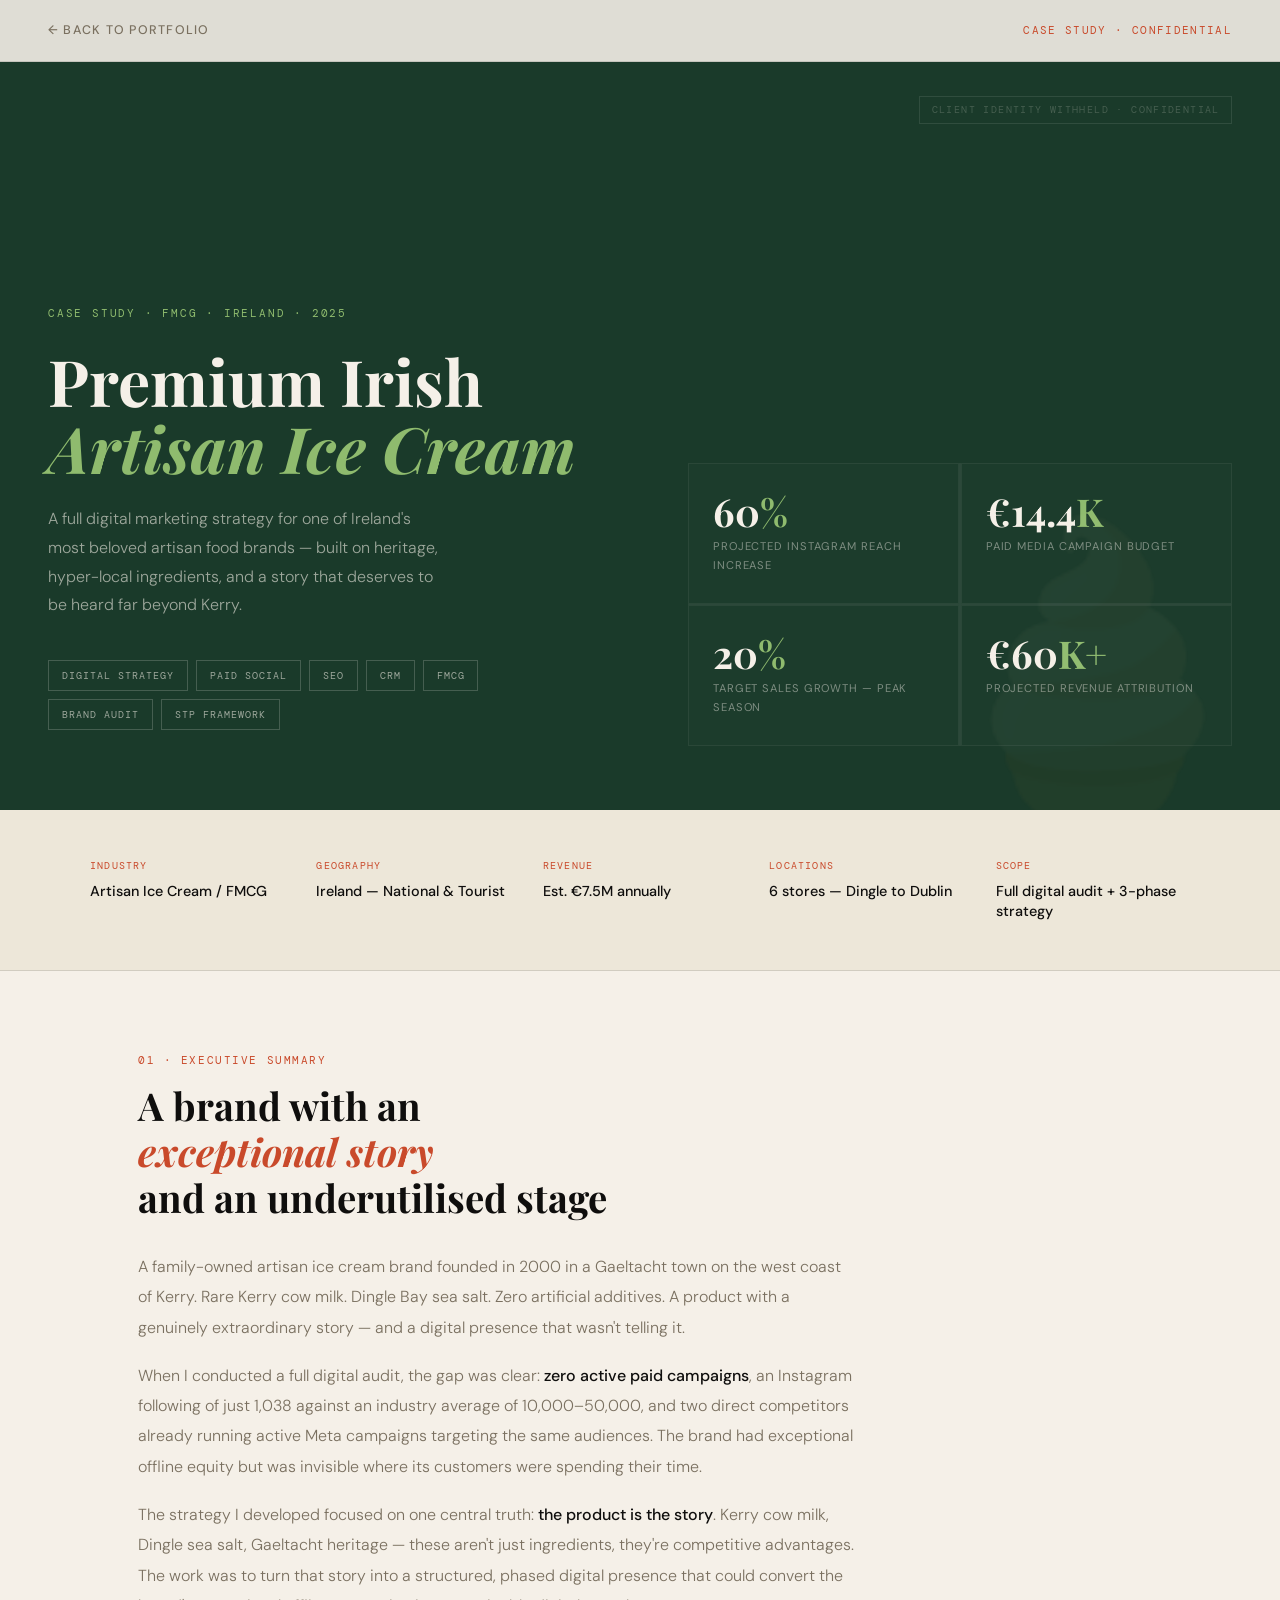
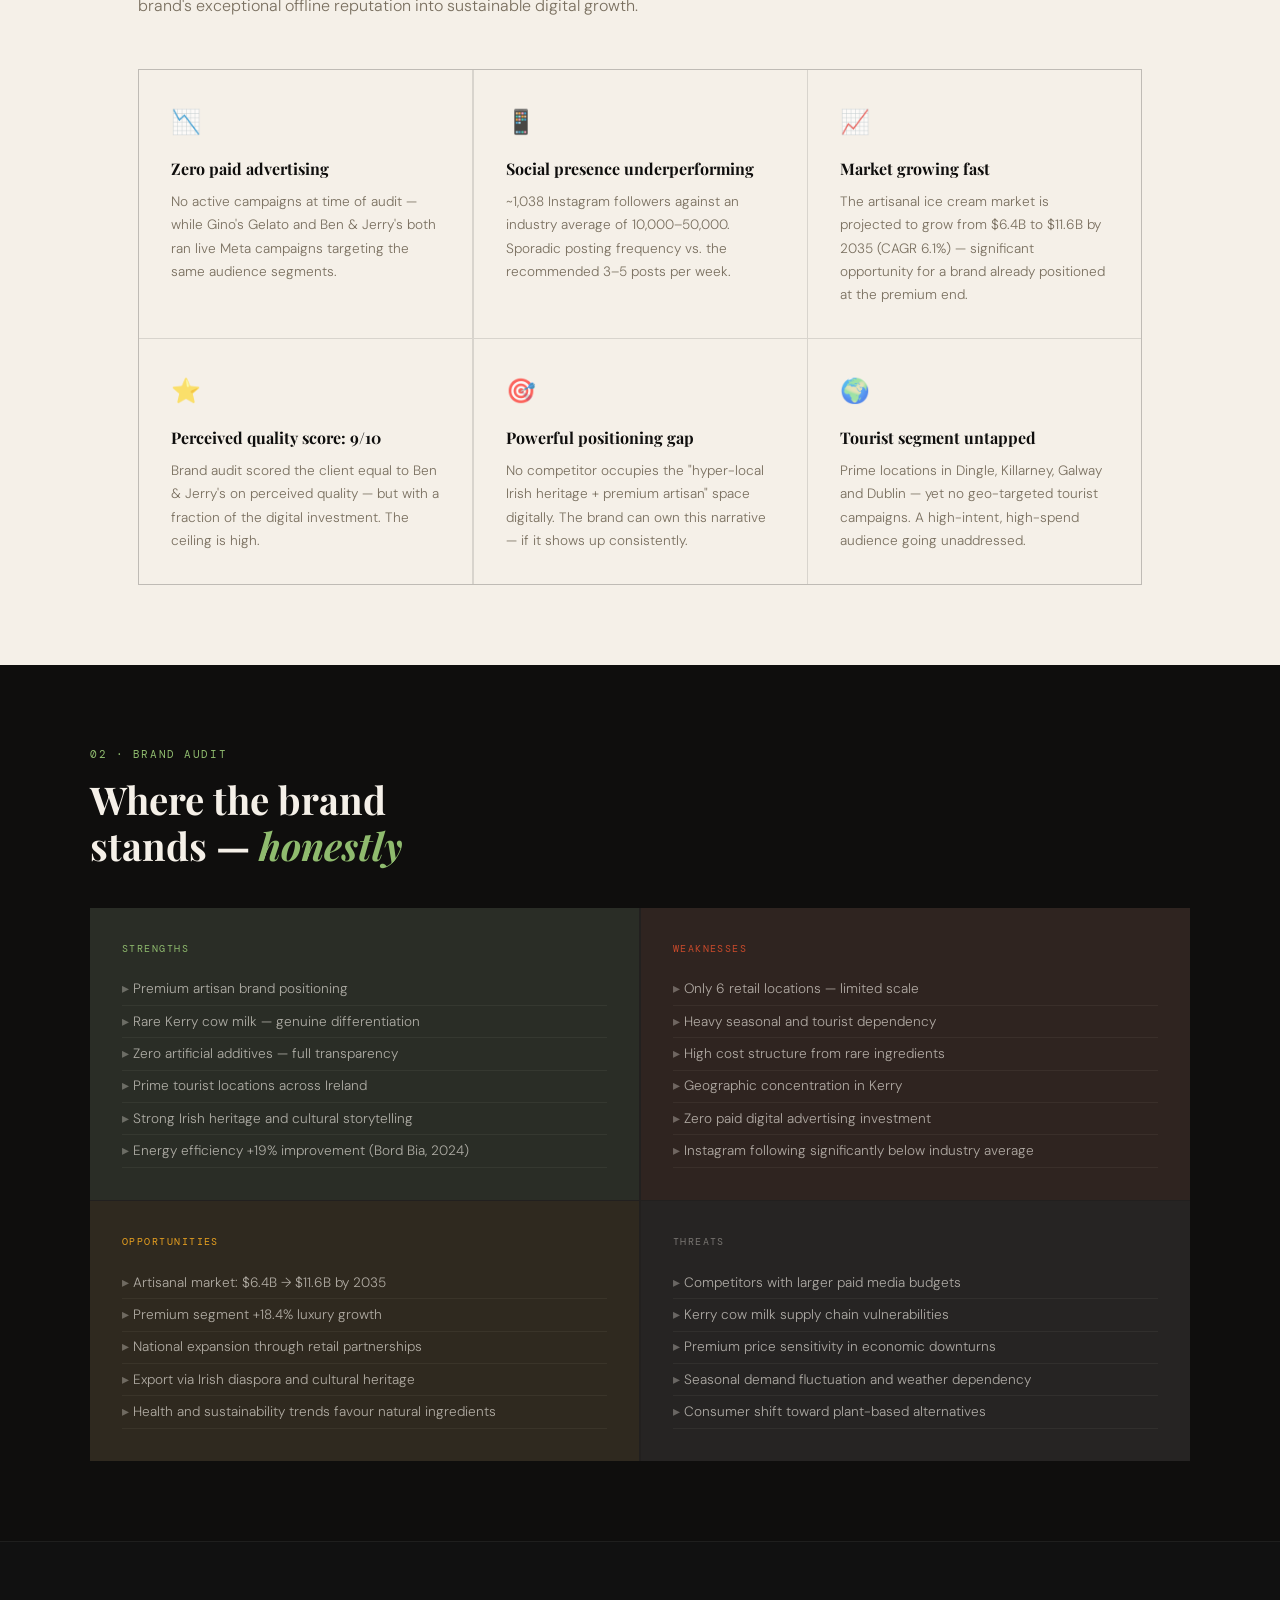
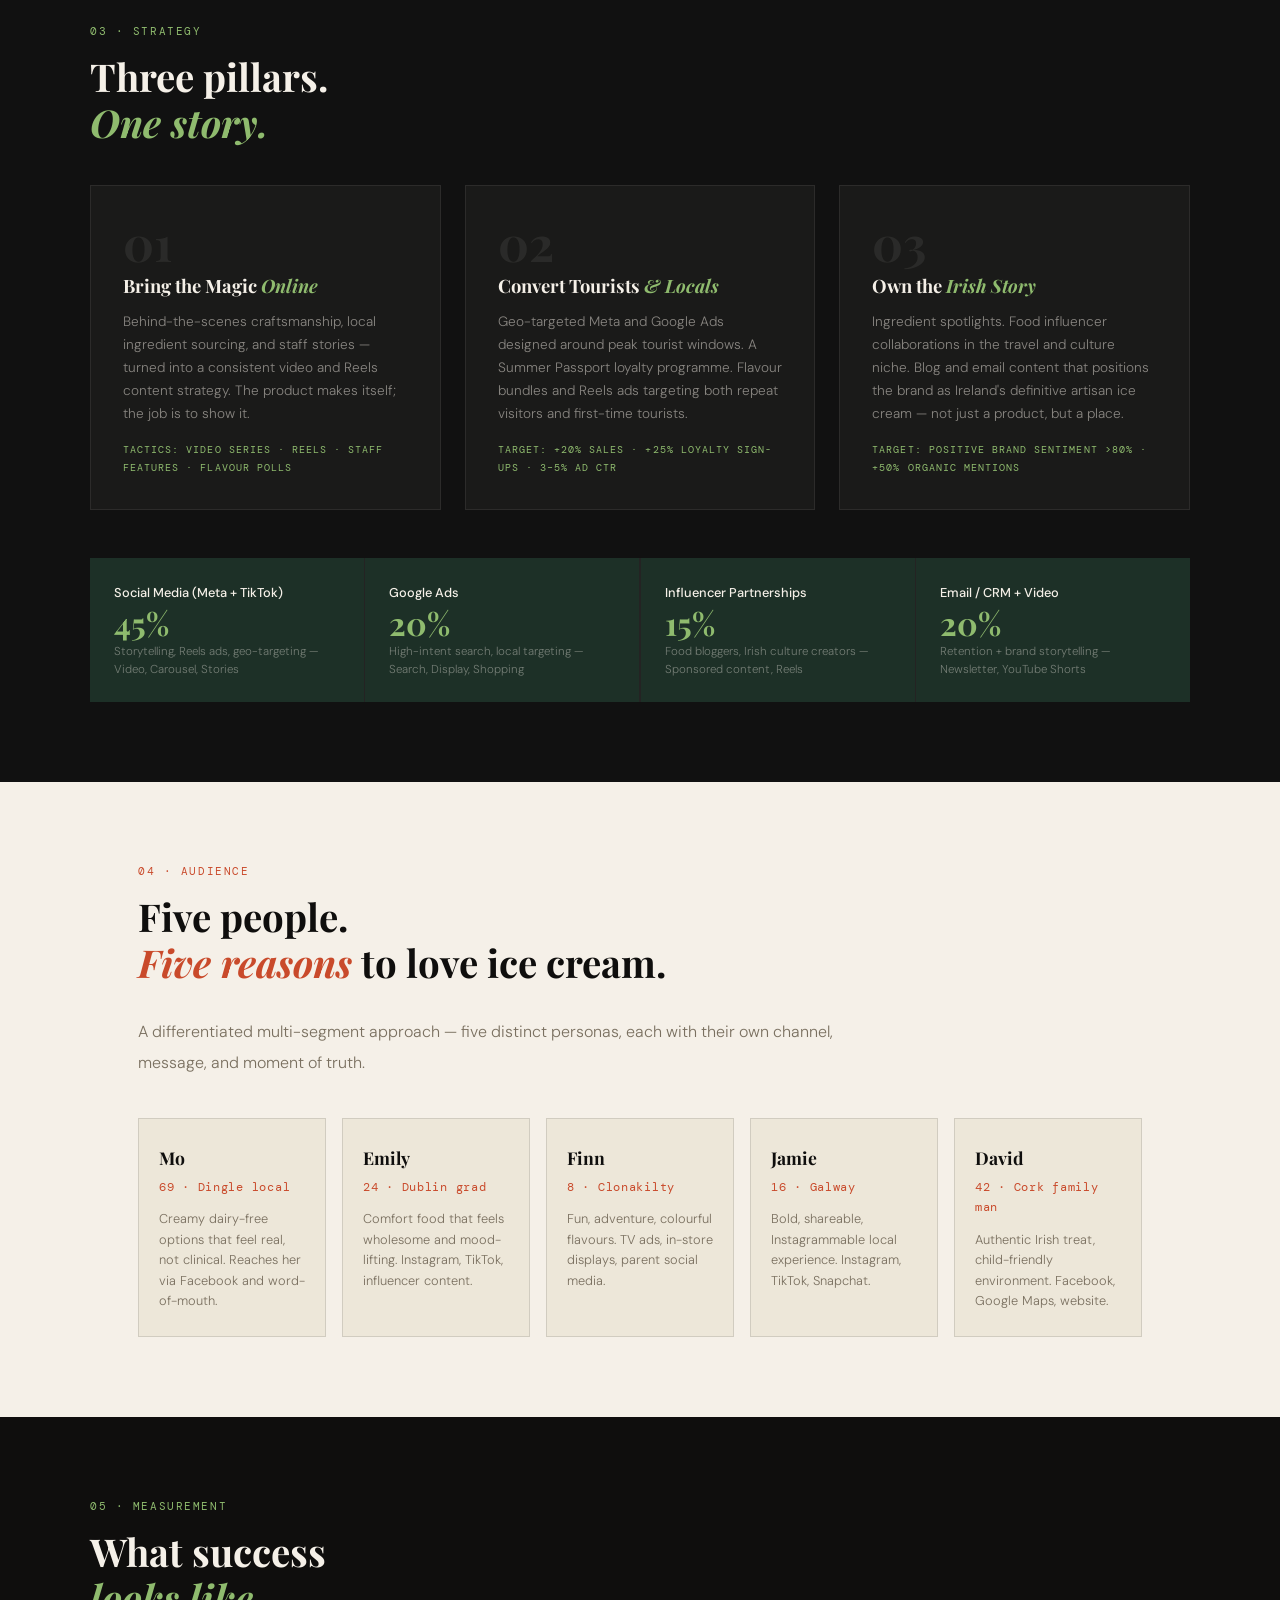
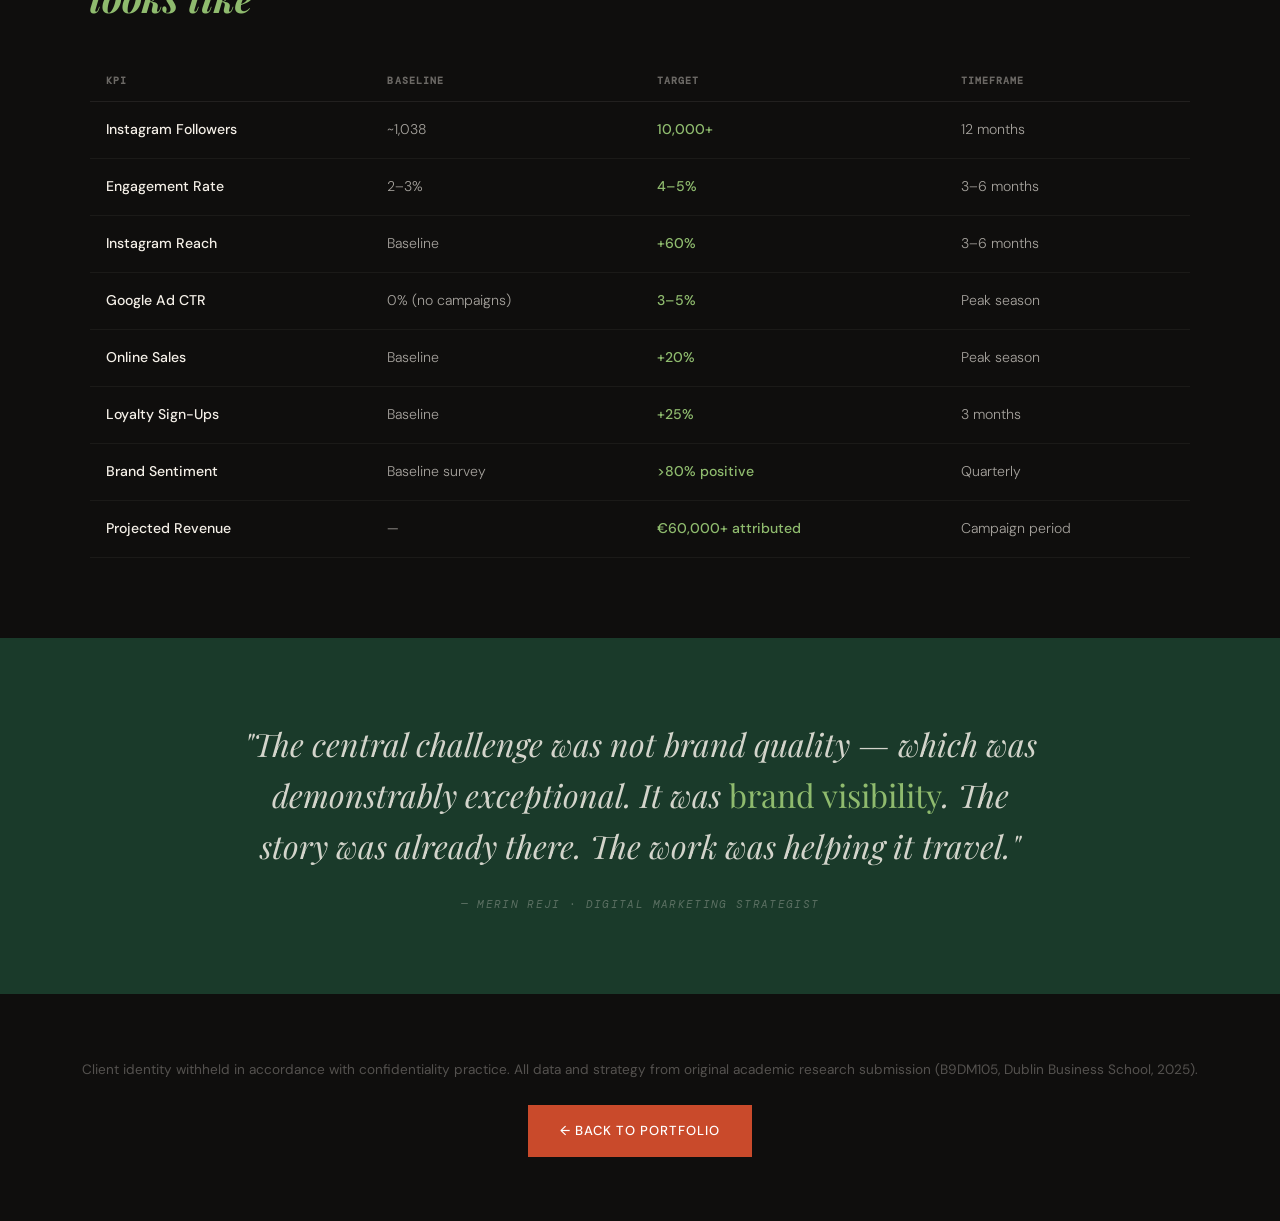
<file: icecream-casestudy (2).html>
<!DOCTYPE html>
<html lang="en">
<head>
<meta charset="UTF-8">
<meta name="viewport" content="width=device-width, initial-scale=1.0">
<title>Premium Irish Ice Cream Brand — Case Study · Merin Reji</title>
<link rel="preconnect" href="https://fonts.googleapis.com">
<link rel="preconnect" href="https://fonts.gstatic.com" crossorigin>
<link href="https://fonts.googleapis.com/css2?family=Playfair+Display:ital,wght@0,400;0,700;1,400;1,700&family=DM+Sans:wght@300;400;500&family=DM+Mono:wght@400;500&display=swap" rel="stylesheet">
<style>
  *, *::before, *::after { box-sizing: border-box; margin: 0; padding: 0; }
  :root {
    --ink: #0f0e0d;
    --paper: #f5f0e8;
    --paper-dark: #ede7d9;
    --accent: #c94a2b;
    --accent-soft: #f0e0da;
    --muted: #7a7060;
    --border: rgba(15,14,13,0.12);
    --serif: 'Playfair Display', Georgia, serif;
    --sans: 'DM Sans', sans-serif;
    --mono: 'DM Mono', monospace;
    --ice: #1a3a2a;
    --ice-light: #2d5a42;
  }
  html { scroll-behavior: smooth; }
  body {
    background: var(--paper);
    color: var(--ink);
    font-family: var(--sans);
    font-size: 16px;
    line-height: 1.7;
    overflow-x: hidden;
  }

  /* NAV */
  nav {
    position: fixed; top: 0; left: 0; right: 0;
    z-index: 100;
    padding: 1.25rem 3rem;
    display: flex;
    justify-content: space-between;
    align-items: center;
    background: rgba(245,240,232,0.9);
    backdrop-filter: blur(8px);
    border-bottom: 1px solid var(--border);
  }
  .nav-back {
    display: flex; align-items: center; gap: 0.5rem;
    font-size: 0.78rem; font-weight: 500;
    letter-spacing: 0.1em; text-transform: uppercase;
    color: var(--muted); text-decoration: none;
    transition: color 0.2s;
  }
  .nav-back:hover { color: var(--ink); }
  .nav-label {
    font-family: var(--mono);
    font-size: 0.7rem; letter-spacing: 0.12em;
    color: var(--accent); text-transform: uppercase;
  }

  /* HERO */
  .cs-hero {
    min-height: 90vh;
    background: var(--ice);
    display: grid;
    grid-template-columns: 1fr 1fr;
    position: relative;
    overflow: hidden;
    padding-top: 5rem;
  }
  .cs-hero-left {
    display: flex; flex-direction: column;
    justify-content: flex-end;
    padding: 5rem 4rem 5rem 3rem;
    position: relative; z-index: 2;
  }
  .cs-eyebrow {
    font-family: var(--mono);
    font-size: 0.7rem; letter-spacing: 0.16em;
    text-transform: uppercase; color: #8fbb6e;
    margin-bottom: 1.5rem;
    opacity: 0; animation: fadeUp 0.8s 0.3s forwards;
  }
  .cs-title {
    font-family: var(--serif);
    font-size: clamp(2.5rem, 5vw, 4rem);
    font-weight: 700; line-height: 1.05;
    color: #f5f0e8; margin-bottom: 1.5rem;
    opacity: 0; animation: fadeUp 0.9s 0.5s forwards;
  }
  .cs-title em { font-style: italic; color: #8fbb6e; display: block; }
  .cs-subtitle {
    font-size: 1rem; color: rgba(245,240,232,0.6);
    font-weight: 300; line-height: 1.8;
    max-width: 400px; margin-bottom: 2.5rem;
    opacity: 0; animation: fadeUp 0.9s 0.7s forwards;
  }
  .cs-tags {
    display: flex; flex-wrap: wrap; gap: 0.5rem;
    opacity: 0; animation: fadeUp 0.9s 0.9s forwards;
  }
  .cs-tag {
    font-family: var(--mono); font-size: 0.65rem;
    letter-spacing: 0.1em; text-transform: uppercase;
    padding: 0.35rem 0.8rem;
    border: 1px solid rgba(245,240,232,0.2);
    color: rgba(245,240,232,0.6);
  }
  .cs-hero-right {
    position: relative;
    display: flex; align-items: flex-end;
    padding: 4rem 3rem;
    opacity: 0; animation: fadeIn 1.2s 1s forwards;
  }
  .cs-metrics {
    display: grid; grid-template-columns: 1fr 1fr;
    gap: 1.5px; width: 100%;
    background: rgba(245,240,232,0.08);
  }
  .cs-metric {
    background: rgba(26,58,42,0.8);
    backdrop-filter: blur(4px);
    padding: 1.75rem 1.5rem;
    border: 1px solid rgba(245,240,232,0.06);
  }
  .cs-metric-num {
    font-family: var(--serif); font-size: 2.4rem;
    font-weight: 700; color: #f5f0e8; line-height: 1;
  }
  .cs-metric-num span { color: #8fbb6e; }
  .cs-metric-label {
    font-size: 0.7rem; letter-spacing: 0.08em;
    text-transform: uppercase;
    color: rgba(245,240,232,0.45); margin-top: 0.4rem;
  }
  .cs-hero-bg {
    position: absolute; bottom: -3rem; right: -2rem;
    font-family: var(--serif); font-size: 22rem;
    font-weight: 700; color: rgba(245,240,232,0.03);
    line-height: 1; pointer-events: none; user-select: none;
  }
  .cs-confidential {
    position: absolute; top: 6rem; right: 3rem;
    font-family: var(--mono); font-size: 0.62rem;
    letter-spacing: 0.14em; text-transform: uppercase;
    color: rgba(245,240,232,0.2);
    border: 1px solid rgba(245,240,232,0.1);
    padding: 0.3rem 0.7rem;
  }

  /* CONTENT */
  .cs-body { max-width: 1100px; margin: 0 auto; }

  /* OVERVIEW STRIP */
  .cs-overview {
    background: var(--paper-dark);
    border-bottom: 1px solid var(--border);
    padding: 3rem;
  }
  .cs-overview-grid {
    display: grid; grid-template-columns: repeat(5, 1fr);
    gap: 2rem; max-width: 1100px; margin: 0 auto;
  }
  .cs-overview-item {}
  .cs-overview-label {
    font-family: var(--mono); font-size: 0.62rem;
    letter-spacing: 0.12em; text-transform: uppercase;
    color: var(--accent); margin-bottom: 0.4rem;
  }
  .cs-overview-value {
    font-size: 0.9rem; font-weight: 500; color: var(--ink);
    line-height: 1.4;
  }

  /* SECTION */
  .cs-section {
    padding: 5rem 3rem;
    max-width: 1100px; margin: 0 auto;
  }
  .cs-section-label {
    font-family: var(--mono); font-size: 0.7rem;
    letter-spacing: 0.14em; text-transform: uppercase;
    color: var(--accent); margin-bottom: 0.75rem;
  }
  .cs-section-heading {
    font-family: var(--serif);
    font-size: clamp(1.8rem, 3vw, 2.5rem);
    font-weight: 700; line-height: 1.2; margin-bottom: 2rem;
  }
  .cs-section-heading em { font-style: italic; color: var(--accent); }
  .cs-prose {
    font-size: 1rem; color: var(--muted);
    line-height: 1.9; font-weight: 300;
    max-width: 720px;
  }
  .cs-prose p + p { margin-top: 1.1rem; }
  .cs-prose strong { color: var(--ink); font-weight: 500; }

  /* FINDINGS GRID */
  .cs-findings {
    display: grid; grid-template-columns: repeat(3, 1fr);
    gap: 1.5px; background: var(--border);
    margin-top: 3rem; border: 1px solid var(--border);
  }
  .cs-finding {
    background: var(--paper);
    padding: 2rem;
    transition: background 0.2s;
  }
  .cs-finding:hover { background: var(--accent-soft); }
  .cs-finding-icon { font-size: 1.5rem; margin-bottom: 0.75rem; opacity: 0.7; }
  .cs-finding-title {
    font-family: var(--serif); font-size: 1rem;
    font-weight: 700; margin-bottom: 0.5rem;
  }
  .cs-finding-text {
    font-size: 0.85rem; color: var(--muted);
    line-height: 1.7; font-weight: 300;
  }

  /* DARK SECTION */
  .cs-dark {
    background: var(--ink);
    padding: 5rem 3rem;
    color: var(--paper);
  }
  .cs-dark-inner { max-width: 1100px; margin: 0 auto; }
  .cs-dark .cs-section-label { color: #8fbb6e; }
  .cs-dark .cs-section-heading { color: var(--paper); }
  .cs-dark .cs-section-heading em { color: #8fbb6e; }

  /* SWOT */
  .cs-swot {
    display: grid; grid-template-columns: 1fr 1fr;
    gap: 1.5px; background: rgba(245,240,232,0.08);
    margin-top: 2.5rem;
  }
  .cs-swot-cell {
    padding: 2rem;
  }
  .cs-swot-cell:nth-child(1) { background: rgba(143,187,110,0.08); }
  .cs-swot-cell:nth-child(2) { background: rgba(201,74,43,0.08); }
  .cs-swot-cell:nth-child(3) { background: rgba(245,190,46,0.06); }
  .cs-swot-cell:nth-child(4) { background: rgba(100,100,100,0.06); }
  .cs-swot-label {
    font-family: var(--mono); font-size: 0.65rem;
    letter-spacing: 0.14em; text-transform: uppercase;
    margin-bottom: 1rem;
  }
  .cs-swot-cell:nth-child(1) .cs-swot-label { color: #8fbb6e; }
  .cs-swot-cell:nth-child(2) .cs-swot-label { color: var(--accent); }
  .cs-swot-cell:nth-child(3) .cs-swot-label { color: #e8a020; }
  .cs-swot-cell:nth-child(4) .cs-swot-label { color: rgba(245,240,232,0.4); }
  .cs-swot-list { list-style: none; }
  .cs-swot-list li {
    font-size: 0.85rem; color: rgba(245,240,232,0.65);
    line-height: 1.6; padding: 0.3rem 0;
    border-bottom: 1px solid rgba(245,240,232,0.05);
    font-weight: 300;
  }
  .cs-swot-list li::before { content: '▸ '; color: inherit; opacity: 0.5; }

  /* STRATEGY PILLARS */
  .cs-pillars {
    display: grid; grid-template-columns: repeat(3, 1fr);
    gap: 1.5rem; margin-top: 2.5rem;
  }
  .cs-pillar {
    background: rgba(245,240,232,0.04);
    border: 1px solid rgba(245,240,232,0.08);
    padding: 2rem;
    transition: background 0.2s, border-color 0.2s;
  }
  .cs-pillar:hover {
    background: rgba(143,187,110,0.06);
    border-color: rgba(143,187,110,0.2);
  }
  .cs-pillar-num {
    font-family: var(--serif); font-size: 3rem;
    font-weight: 700; color: rgba(245,240,232,0.08);
    line-height: 1; margin-bottom: 0.5rem;
  }
  .cs-pillar-title {
    font-family: var(--serif); font-size: 1.15rem;
    font-weight: 700; color: var(--paper);
    margin-bottom: 0.75rem; line-height: 1.3;
  }
  .cs-pillar-title em { font-style: italic; color: #8fbb6e; }
  .cs-pillar-text {
    font-size: 0.85rem; color: rgba(245,240,232,0.5);
    line-height: 1.7; font-weight: 300; margin-bottom: 1rem;
  }
  .cs-pillar-metric {
    font-family: var(--mono); font-size: 0.65rem;
    letter-spacing: 0.1em; text-transform: uppercase;
    color: #8fbb6e;
  }

  /* PERSONAS */
  .cs-personas {
    display: grid; grid-template-columns: repeat(5, 1fr);
    gap: 1rem; margin-top: 2.5rem;
  }
  .cs-persona {
    background: var(--paper-dark);
    border: 1px solid var(--border);
    padding: 1.5rem 1.25rem;
    transition: border-color 0.2s, background 0.2s;
  }
  .cs-persona:hover { border-color: var(--accent); background: var(--accent-soft); }
  .cs-persona-name {
    font-family: var(--serif); font-size: 1.1rem;
    font-weight: 700; margin-bottom: 0.25rem;
  }
  .cs-persona-profile {
    font-size: 0.75rem; color: var(--accent);
    font-family: var(--mono); letter-spacing: 0.06em;
    margin-bottom: 0.75rem;
  }
  .cs-persona-need {
    font-size: 0.8rem; color: var(--muted);
    line-height: 1.6; font-weight: 300;
  }

  /* KPI TABLE */
  .cs-kpi-table {
    width: 100%; border-collapse: collapse;
    margin-top: 2.5rem;
  }
  .cs-kpi-table th {
    font-family: var(--mono); font-size: 0.65rem;
    letter-spacing: 0.1em; text-transform: uppercase;
    color: rgba(245,240,232,0.4); text-align: left;
    padding: 0.75rem 1rem;
    border-bottom: 1px solid rgba(245,240,232,0.08);
  }
  .cs-kpi-table td {
    padding: 1rem; font-size: 0.88rem;
    color: rgba(245,240,232,0.65); font-weight: 300;
    border-bottom: 1px solid rgba(245,240,232,0.05);
  }
  .cs-kpi-table td:first-child { font-weight: 500; color: var(--paper); }
  .cs-kpi-table td.target { color: #8fbb6e; font-weight: 500; }

  /* BUDGET */
  .cs-budget {
    display: grid; grid-template-columns: repeat(4, 1fr);
    gap: 1.5px; background: rgba(245,240,232,0.08);
    margin-top: 2.5rem;
  }
  .cs-budget-cell {
    background: rgba(26,58,42,0.6); padding: 1.5rem;
  }
  .cs-budget-channel {
    font-size: 0.8rem; font-weight: 500; color: var(--paper);
    margin-bottom: 0.25rem;
  }
  .cs-budget-pct {
    font-family: var(--serif); font-size: 2rem;
    font-weight: 700; color: #8fbb6e; line-height: 1;
    margin-bottom: 0.25rem;
  }
  .cs-budget-desc {
    font-size: 0.72rem; color: rgba(245,240,232,0.4);
    line-height: 1.5; font-weight: 300;
  }

  /* PULLQUOTE */
  .cs-pullquote {
    padding: 5rem 3rem;
    background: var(--ice);
    text-align: center;
  }
  .cs-pullquote blockquote {
    font-family: var(--serif);
    font-size: clamp(1.4rem, 2.5vw, 2rem);
    font-style: italic; font-weight: 400;
    color: rgba(245,240,232,0.85); line-height: 1.6;
    max-width: 800px; margin: 0 auto;
  }
  .cs-pullquote blockquote em { color: #8fbb6e; font-style: normal; }
  .cs-pullquote cite {
    display: block; margin-top: 1.5rem;
    font-family: var(--mono); font-size: 0.7rem;
    letter-spacing: 0.12em; text-transform: uppercase;
    color: rgba(245,240,232,0.3);
  }

  /* BACK FOOTER */
  .cs-footer {
    background: var(--ink); padding: 4rem 3rem;
    text-align: center;
  }
  .cs-footer p {
    font-size: 0.85rem; color: rgba(245,240,232,0.3);
    margin-bottom: 1.5rem;
  }
  .cs-back-btn {
    display: inline-flex; align-items: center; gap: 0.5rem;
    background: var(--accent); color: #fff;
    padding: 0.9rem 2rem; text-decoration: none;
    font-size: 0.82rem; letter-spacing: 0.08em;
    text-transform: uppercase; font-weight: 500;
    transition: background 0.2s;
  }
  .cs-back-btn:hover { background: #a03820; }

  /* REVEAL */
  .reveal {
    opacity: 0; transform: translateY(24px);
    transition: opacity 0.8s ease, transform 0.8s ease;
  }
  .reveal.visible { opacity: 1; transform: translateY(0); }

  @keyframes fadeUp {
    from { opacity: 0; transform: translateY(20px); }
    to { opacity: 1; transform: translateY(0); }
  }
  @keyframes fadeIn {
    from { opacity: 0; } to { opacity: 1; }
  }
</style>
</head>
<body>

<!-- NAV -->
<nav>
  <a class="nav-back" href="index.html">← Back to Portfolio</a>
  <span class="nav-label">Case Study · Confidential</span>
</nav>

<!-- HERO -->
<section class="cs-hero">
  <div class="cs-hero-left">
    <p class="cs-eyebrow">Case Study · FMCG · Ireland · 2025</p>
    <h1 class="cs-title">
      Premium Irish<br>
      <em>Artisan Ice Cream</em>
    </h1>
    <p class="cs-subtitle">A full digital marketing strategy for one of Ireland's most beloved artisan food brands — built on heritage, hyper-local ingredients, and a story that deserves to be heard far beyond Kerry.</p>
    <div class="cs-tags">
      <span class="cs-tag">Digital Strategy</span>
      <span class="cs-tag">Paid Social</span>
      <span class="cs-tag">SEO</span>
      <span class="cs-tag">CRM</span>
      <span class="cs-tag">FMCG</span>
      <span class="cs-tag">Brand Audit</span>
      <span class="cs-tag">STP Framework</span>
    </div>
  </div>
  <div class="cs-hero-right">
    <div class="cs-metrics">
      <div class="cs-metric">
        <div class="cs-metric-num">60<span>%</span></div>
        <div class="cs-metric-label">Projected Instagram reach increase</div>
      </div>
      <div class="cs-metric">
        <div class="cs-metric-num">€14.4<span>K</span></div>
        <div class="cs-metric-label">Paid media campaign budget</div>
      </div>
      <div class="cs-metric">
        <div class="cs-metric-num">20<span>%</span></div>
        <div class="cs-metric-label">Target sales growth — peak season</div>
      </div>
      <div class="cs-metric">
        <div class="cs-metric-num">€60<span>K+</span></div>
        <div class="cs-metric-label">Projected revenue attribution</div>
      </div>
    </div>
    <div class="cs-hero-bg">🍦</div>
  </div>
  <span class="cs-confidential">Client identity withheld · Confidential</span>
</section>

<!-- OVERVIEW STRIP -->
<div class="cs-overview">
  <div class="cs-overview-grid">
    <div class="cs-overview-item">
      <p class="cs-overview-label">Industry</p>
      <p class="cs-overview-value">Artisan Ice Cream / FMCG</p>
    </div>
    <div class="cs-overview-item">
      <p class="cs-overview-label">Geography</p>
      <p class="cs-overview-value">Ireland — National & Tourist</p>
    </div>
    <div class="cs-overview-item">
      <p class="cs-overview-label">Revenue</p>
      <p class="cs-overview-value">Est. €7.5M annually</p>
    </div>
    <div class="cs-overview-item">
      <p class="cs-overview-label">Locations</p>
      <p class="cs-overview-value">6 stores — Dingle to Dublin</p>
    </div>
    <div class="cs-overview-item">
      <p class="cs-overview-label">Scope</p>
      <p class="cs-overview-value">Full digital audit + 3-phase strategy</p>
    </div>
  </div>
</div>

<!-- EXECUTIVE SUMMARY -->
<section class="cs-section reveal">
  <p class="cs-section-label">01 · Executive Summary</p>
  <h2 class="cs-section-heading">A brand with an<br><em>exceptional story</em><br>and an underutilised stage</h2>
  <div class="cs-prose">
    <p>A family-owned artisan ice cream brand founded in 2000 in a Gaeltacht town on the west coast of Kerry. Rare Kerry cow milk. Dingle Bay sea salt. Zero artificial additives. A product with a genuinely extraordinary story — and a digital presence that wasn't telling it.</p>
    <p>When I conducted a full digital audit, the gap was clear: <strong>zero active paid campaigns</strong>, an Instagram following of just 1,038 against an industry average of 10,000–50,000, and two direct competitors already running active Meta campaigns targeting the same audiences. The brand had exceptional offline equity but was invisible where its customers were spending their time.</p>
    <p>The strategy I developed focused on one central truth: <strong>the product is the story</strong>. Kerry cow milk, Dingle sea salt, Gaeltacht heritage — these aren't just ingredients, they're competitive advantages. The work was to turn that story into a structured, phased digital presence that could convert the brand's exceptional offline reputation into sustainable digital growth.</p>
  </div>

  <div class="cs-findings">
    <div class="cs-finding">
      <div class="cs-finding-icon">📉</div>
      <p class="cs-finding-title">Zero paid advertising</p>
      <p class="cs-finding-text">No active campaigns at time of audit — while Gino's Gelato and Ben & Jerry's both ran live Meta campaigns targeting the same audience segments.</p>
    </div>
    <div class="cs-finding">
      <div class="cs-finding-icon">📱</div>
      <p class="cs-finding-title">Social presence underperforming</p>
      <p class="cs-finding-text">~1,038 Instagram followers against an industry average of 10,000–50,000. Sporadic posting frequency vs. the recommended 3–5 posts per week.</p>
    </div>
    <div class="cs-finding">
      <div class="cs-finding-icon">📈</div>
      <p class="cs-finding-title">Market growing fast</p>
      <p class="cs-finding-text">The artisanal ice cream market is projected to grow from $6.4B to $11.6B by 2035 (CAGR 6.1%) — significant opportunity for a brand already positioned at the premium end.</p>
    </div>
    <div class="cs-finding">
      <div class="cs-finding-icon">⭐</div>
      <p class="cs-finding-title">Perceived quality score: 9/10</p>
      <p class="cs-finding-text">Brand audit scored the client equal to Ben & Jerry's on perceived quality — but with a fraction of the digital investment. The ceiling is high.</p>
    </div>
    <div class="cs-finding">
      <div class="cs-finding-icon">🎯</div>
      <p class="cs-finding-title">Powerful positioning gap</p>
      <p class="cs-finding-text">No competitor occupies the "hyper-local Irish heritage + premium artisan" space digitally. The brand can own this narrative — if it shows up consistently.</p>
    </div>
    <div class="cs-finding">
      <div class="cs-finding-icon">🌍</div>
      <p class="cs-finding-title">Tourist segment untapped</p>
      <p class="cs-finding-text">Prime locations in Dingle, Killarney, Galway and Dublin — yet no geo-targeted tourist campaigns. A high-intent, high-spend audience going unaddressed.</p>
    </div>
  </div>
</section>

<!-- SWOT — DARK -->
<section class="cs-dark reveal">
  <div class="cs-dark-inner">
    <p class="cs-section-label">02 · Brand Audit</p>
    <h2 class="cs-section-heading">Where the brand<br>stands — <em>honestly</em></h2>
    <div class="cs-swot">
      <div class="cs-swot-cell">
        <p class="cs-swot-label">Strengths</p>
        <ul class="cs-swot-list">
          <li>Premium artisan brand positioning</li>
          <li>Rare Kerry cow milk — genuine differentiation</li>
          <li>Zero artificial additives — full transparency</li>
          <li>Prime tourist locations across Ireland</li>
          <li>Strong Irish heritage and cultural storytelling</li>
          <li>Energy efficiency +19% improvement (Bord Bia, 2024)</li>
        </ul>
      </div>
      <div class="cs-swot-cell">
        <p class="cs-swot-label">Weaknesses</p>
        <ul class="cs-swot-list">
          <li>Only 6 retail locations — limited scale</li>
          <li>Heavy seasonal and tourist dependency</li>
          <li>High cost structure from rare ingredients</li>
          <li>Geographic concentration in Kerry</li>
          <li>Zero paid digital advertising investment</li>
          <li>Instagram following significantly below industry average</li>
        </ul>
      </div>
      <div class="cs-swot-cell">
        <p class="cs-swot-label">Opportunities</p>
        <ul class="cs-swot-list">
          <li>Artisanal market: $6.4B → $11.6B by 2035</li>
          <li>Premium segment +18.4% luxury growth</li>
          <li>National expansion through retail partnerships</li>
          <li>Export via Irish diaspora and cultural heritage</li>
          <li>Health and sustainability trends favour natural ingredients</li>
        </ul>
      </div>
      <div class="cs-swot-cell">
        <p class="cs-swot-label">Threats</p>
        <ul class="cs-swot-list">
          <li>Competitors with larger paid media budgets</li>
          <li>Kerry cow milk supply chain vulnerabilities</li>
          <li>Premium price sensitivity in economic downturns</li>
          <li>Seasonal demand fluctuation and weather dependency</li>
          <li>Consumer shift toward plant-based alternatives</li>
        </ul>
      </div>
    </div>
  </div>
</section>

<!-- STRATEGY -->
<section class="cs-dark reveal" style="background:#111; border-top: 1px solid rgba(245,240,232,0.06);">
  <div class="cs-dark-inner">
    <p class="cs-section-label">03 · Strategy</p>
    <h2 class="cs-section-heading">Three pillars.<br><em>One story.</em></h2>
    <div class="cs-pillars">
      <div class="cs-pillar">
        <div class="cs-pillar-num">01</div>
        <h3 class="cs-pillar-title">Bring the Magic <em>Online</em></h3>
        <p class="cs-pillar-text">Behind-the-scenes craftsmanship, local ingredient sourcing, and staff stories — turned into a consistent video and Reels content strategy. The product makes itself; the job is to show it.</p>
        <p class="cs-pillar-metric">Tactics: Video series · Reels · Staff features · Flavour polls</p>
      </div>
      <div class="cs-pillar">
        <div class="cs-pillar-num">02</div>
        <h3 class="cs-pillar-title">Convert Tourists <em>& Locals</em></h3>
        <p class="cs-pillar-text">Geo-targeted Meta and Google Ads designed around peak tourist windows. A Summer Passport loyalty programme. Flavour bundles and Reels ads targeting both repeat visitors and first-time tourists.</p>
        <p class="cs-pillar-metric">Target: +20% sales · +25% loyalty sign-ups · 3–5% ad CTR</p>
      </div>
      <div class="cs-pillar">
        <div class="cs-pillar-num">03</div>
        <h3 class="cs-pillar-title">Own the <em>Irish Story</em></h3>
        <p class="cs-pillar-text">Ingredient spotlights. Food influencer collaborations in the travel and culture niche. Blog and email content that positions the brand as Ireland's definitive artisan ice cream — not just a product, but a place.</p>
        <p class="cs-pillar-metric">Target: Positive brand sentiment >80% · +50% organic mentions</p>
      </div>
    </div>

    <div class="cs-budget" style="margin-top:3rem;">
      <div class="cs-budget-cell">
        <p class="cs-budget-channel">Social Media (Meta + TikTok)</p>
        <p class="cs-budget-pct">45%</p>
        <p class="cs-budget-desc">Storytelling, Reels ads, geo-targeting — Video, Carousel, Stories</p>
      </div>
      <div class="cs-budget-cell">
        <p class="cs-budget-channel">Google Ads</p>
        <p class="cs-budget-pct">20%</p>
        <p class="cs-budget-desc">High-intent search, local targeting — Search, Display, Shopping</p>
      </div>
      <div class="cs-budget-cell">
        <p class="cs-budget-channel">Influencer Partnerships</p>
        <p class="cs-budget-pct">15%</p>
        <p class="cs-budget-desc">Food bloggers, Irish culture creators — Sponsored content, Reels</p>
      </div>
      <div class="cs-budget-cell">
        <p class="cs-budget-channel">Email / CRM + Video</p>
        <p class="cs-budget-pct">20%</p>
        <p class="cs-budget-desc">Retention + brand storytelling — Newsletter, YouTube Shorts</p>
      </div>
    </div>
  </div>
</section>

<!-- PERSONAS -->
<section class="cs-section reveal">
  <p class="cs-section-label">04 · Audience</p>
  <h2 class="cs-section-heading">Five people.<br><em>Five reasons</em> to love ice cream.</h2>
  <div class="cs-prose" style="margin-bottom: 0;">
    <p>A differentiated multi-segment approach — five distinct personas, each with their own channel, message, and moment of truth.</p>
  </div>
  <div class="cs-personas">
    <div class="cs-persona">
      <p class="cs-persona-name">Mo</p>
      <p class="cs-persona-profile">69 · Dingle local</p>
      <p class="cs-persona-need">Creamy dairy-free options that feel real, not clinical. Reaches her via Facebook and word-of-mouth.</p>
    </div>
    <div class="cs-persona">
      <p class="cs-persona-name">Emily</p>
      <p class="cs-persona-profile">24 · Dublin grad</p>
      <p class="cs-persona-need">Comfort food that feels wholesome and mood-lifting. Instagram, TikTok, influencer content.</p>
    </div>
    <div class="cs-persona">
      <p class="cs-persona-name">Finn</p>
      <p class="cs-persona-profile">8 · Clonakilty</p>
      <p class="cs-persona-need">Fun, adventure, colourful flavours. TV ads, in-store displays, parent social media.</p>
    </div>
    <div class="cs-persona">
      <p class="cs-persona-name">Jamie</p>
      <p class="cs-persona-profile">16 · Galway</p>
      <p class="cs-persona-need">Bold, shareable, Instagrammable local experience. Instagram, TikTok, Snapchat.</p>
    </div>
    <div class="cs-persona">
      <p class="cs-persona-name">David</p>
      <p class="cs-persona-profile">42 · Cork family man</p>
      <p class="cs-persona-need">Authentic Irish treat, child-friendly environment. Facebook, Google Maps, website.</p>
    </div>
  </div>
</section>

<!-- KPI TABLE — DARK -->
<section class="cs-dark reveal">
  <div class="cs-dark-inner">
    <p class="cs-section-label">05 · Measurement</p>
    <h2 class="cs-section-heading">What success<br><em>looks like</em></h2>
    <table class="cs-kpi-table">
      <thead>
        <tr>
          <th>KPI</th>
          <th>Baseline</th>
          <th>Target</th>
          <th>Timeframe</th>
        </tr>
      </thead>
      <tbody>
        <tr>
          <td>Instagram Followers</td>
          <td>~1,038</td>
          <td class="target">10,000+</td>
          <td>12 months</td>
        </tr>
        <tr>
          <td>Engagement Rate</td>
          <td>2–3%</td>
          <td class="target">4–5%</td>
          <td>3–6 months</td>
        </tr>
        <tr>
          <td>Instagram Reach</td>
          <td>Baseline</td>
          <td class="target">+60%</td>
          <td>3–6 months</td>
        </tr>
        <tr>
          <td>Google Ad CTR</td>
          <td>0% (no campaigns)</td>
          <td class="target">3–5%</td>
          <td>Peak season</td>
        </tr>
        <tr>
          <td>Online Sales</td>
          <td>Baseline</td>
          <td class="target">+20%</td>
          <td>Peak season</td>
        </tr>
        <tr>
          <td>Loyalty Sign-Ups</td>
          <td>Baseline</td>
          <td class="target">+25%</td>
          <td>3 months</td>
        </tr>
        <tr>
          <td>Brand Sentiment</td>
          <td>Baseline survey</td>
          <td class="target">>80% positive</td>
          <td>Quarterly</td>
        </tr>
        <tr>
          <td>Projected Revenue</td>
          <td>—</td>
          <td class="target">€60,000+ attributed</td>
          <td>Campaign period</td>
        </tr>
      </tbody>
    </table>
  </div>
</section>

<!-- PULLQUOTE -->
<div class="cs-pullquote">
  <blockquote>
    "The central challenge was not brand quality — which was demonstrably exceptional. It was <em>brand visibility</em>. The story was already there. The work was helping it travel."
  </blockquote>
  <cite>— Merin Reji · Digital Marketing Strategist</cite>
</div>

<!-- FOOTER -->
<div class="cs-footer">
  <p>Client identity withheld in accordance with confidentiality practice. All data and strategy from original academic research submission (B9DM105, Dublin Business School, 2025).</p>
  <a href="index.html" class="cs-back-btn">← Back to Portfolio</a>
</div>

<script>
  const reveals = document.querySelectorAll('.reveal');
  const observer = new IntersectionObserver(entries => {
    entries.forEach(e => { if (e.isIntersecting) e.target.classList.add('visible'); });
  }, { threshold: 0.1 });
  reveals.forEach(el => observer.observe(el));
</script>
</body>
</html>
</file>
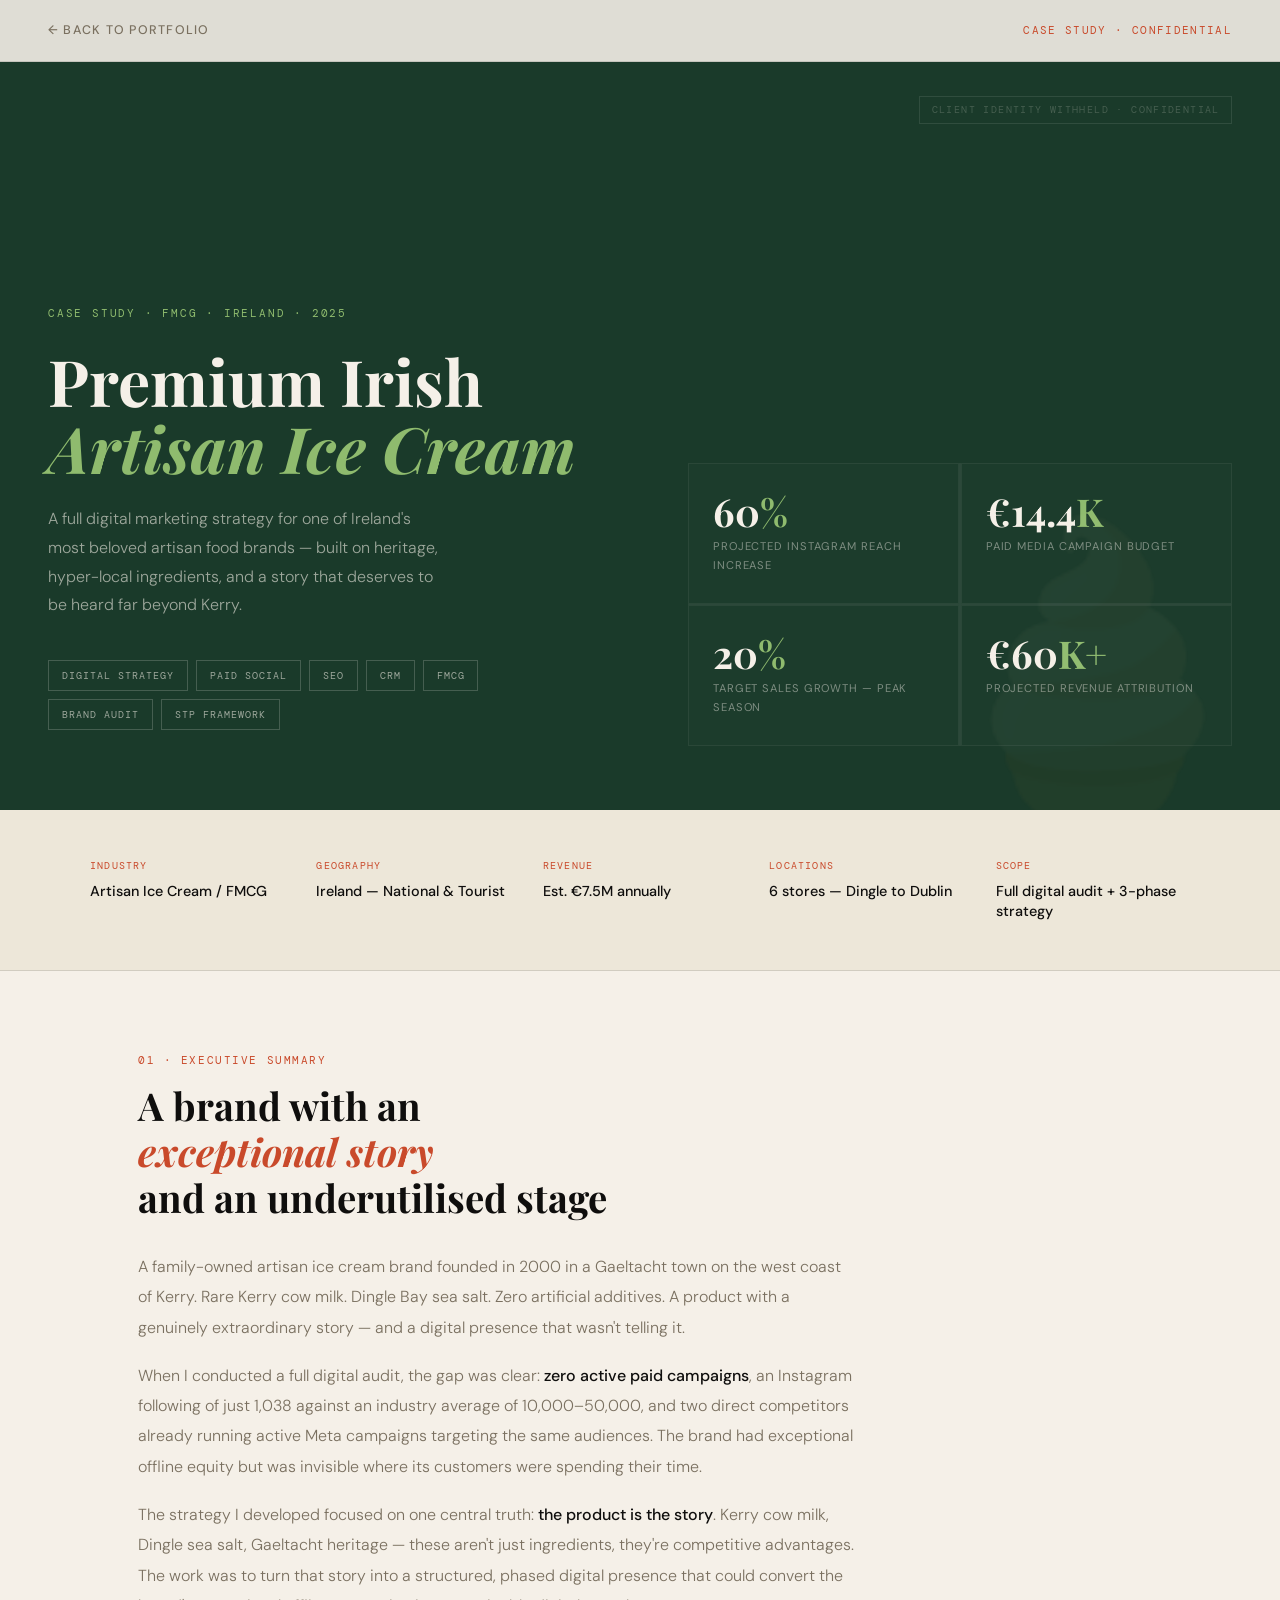
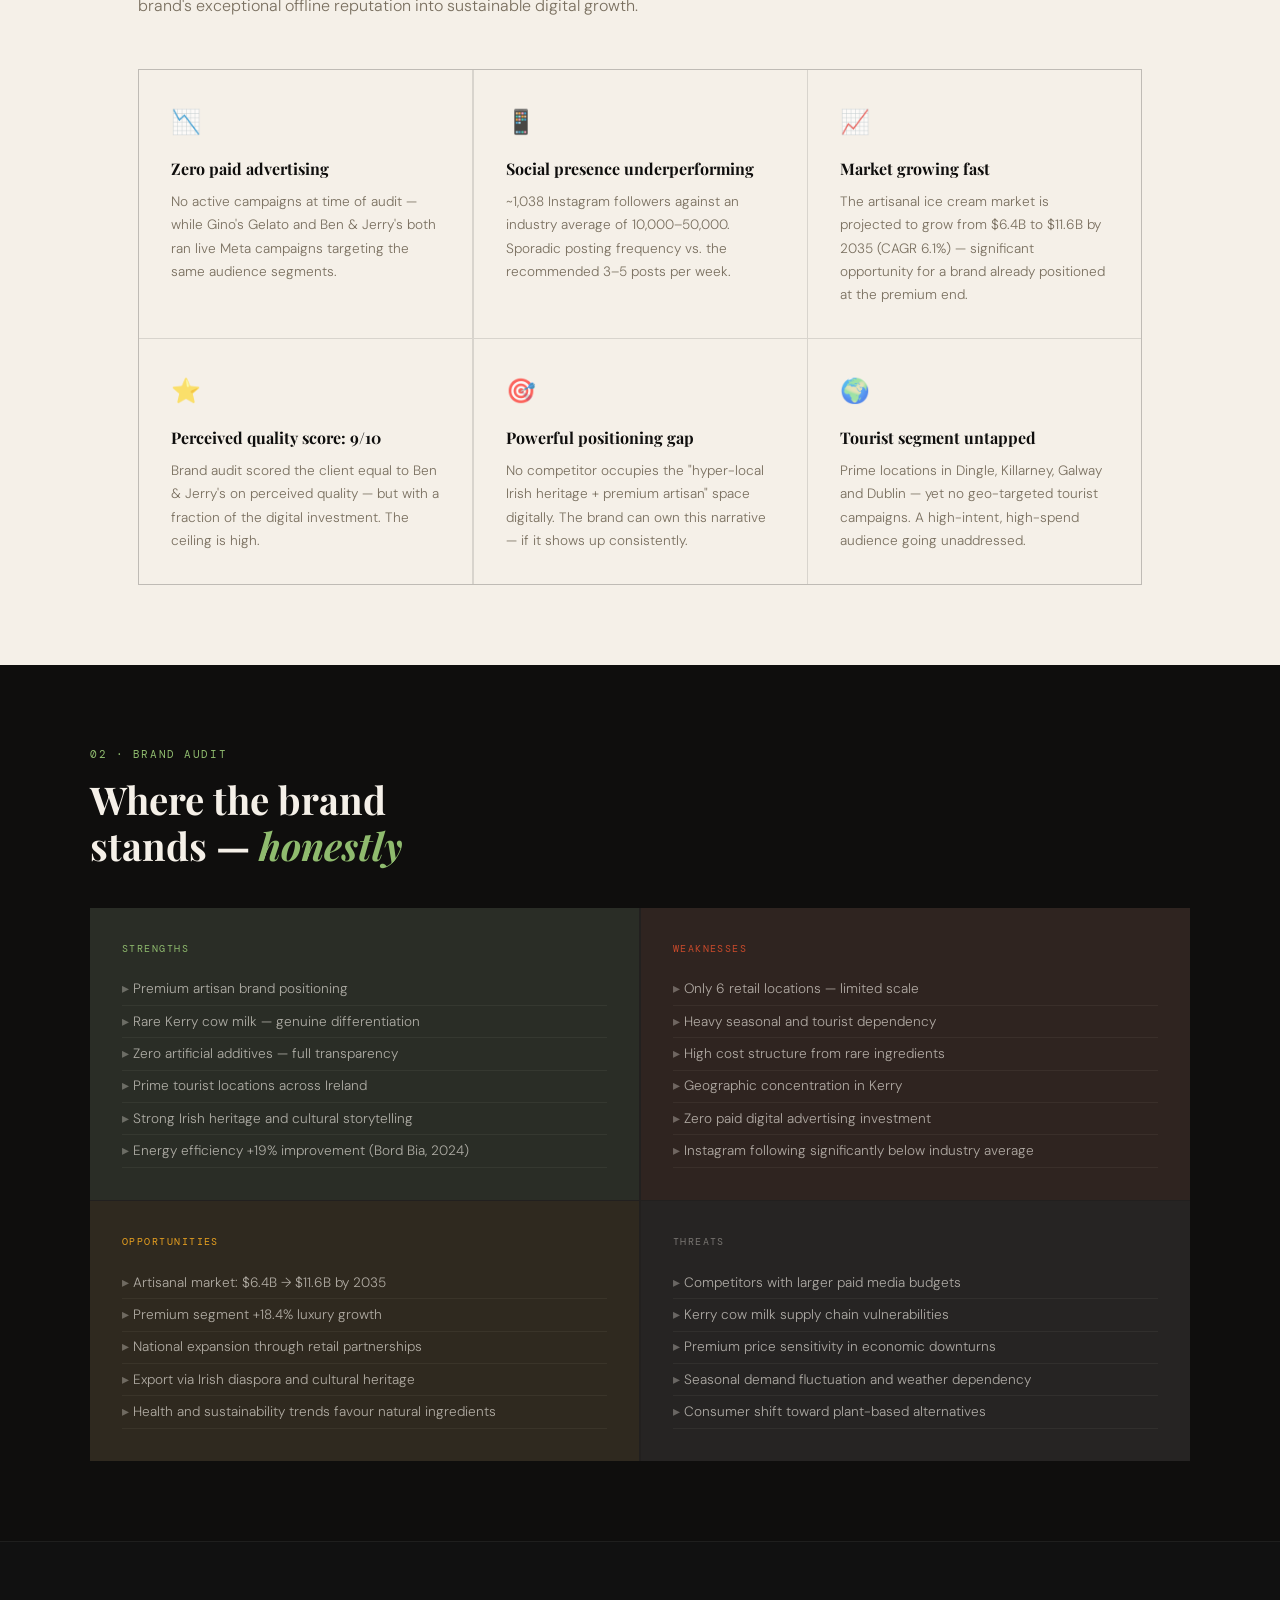
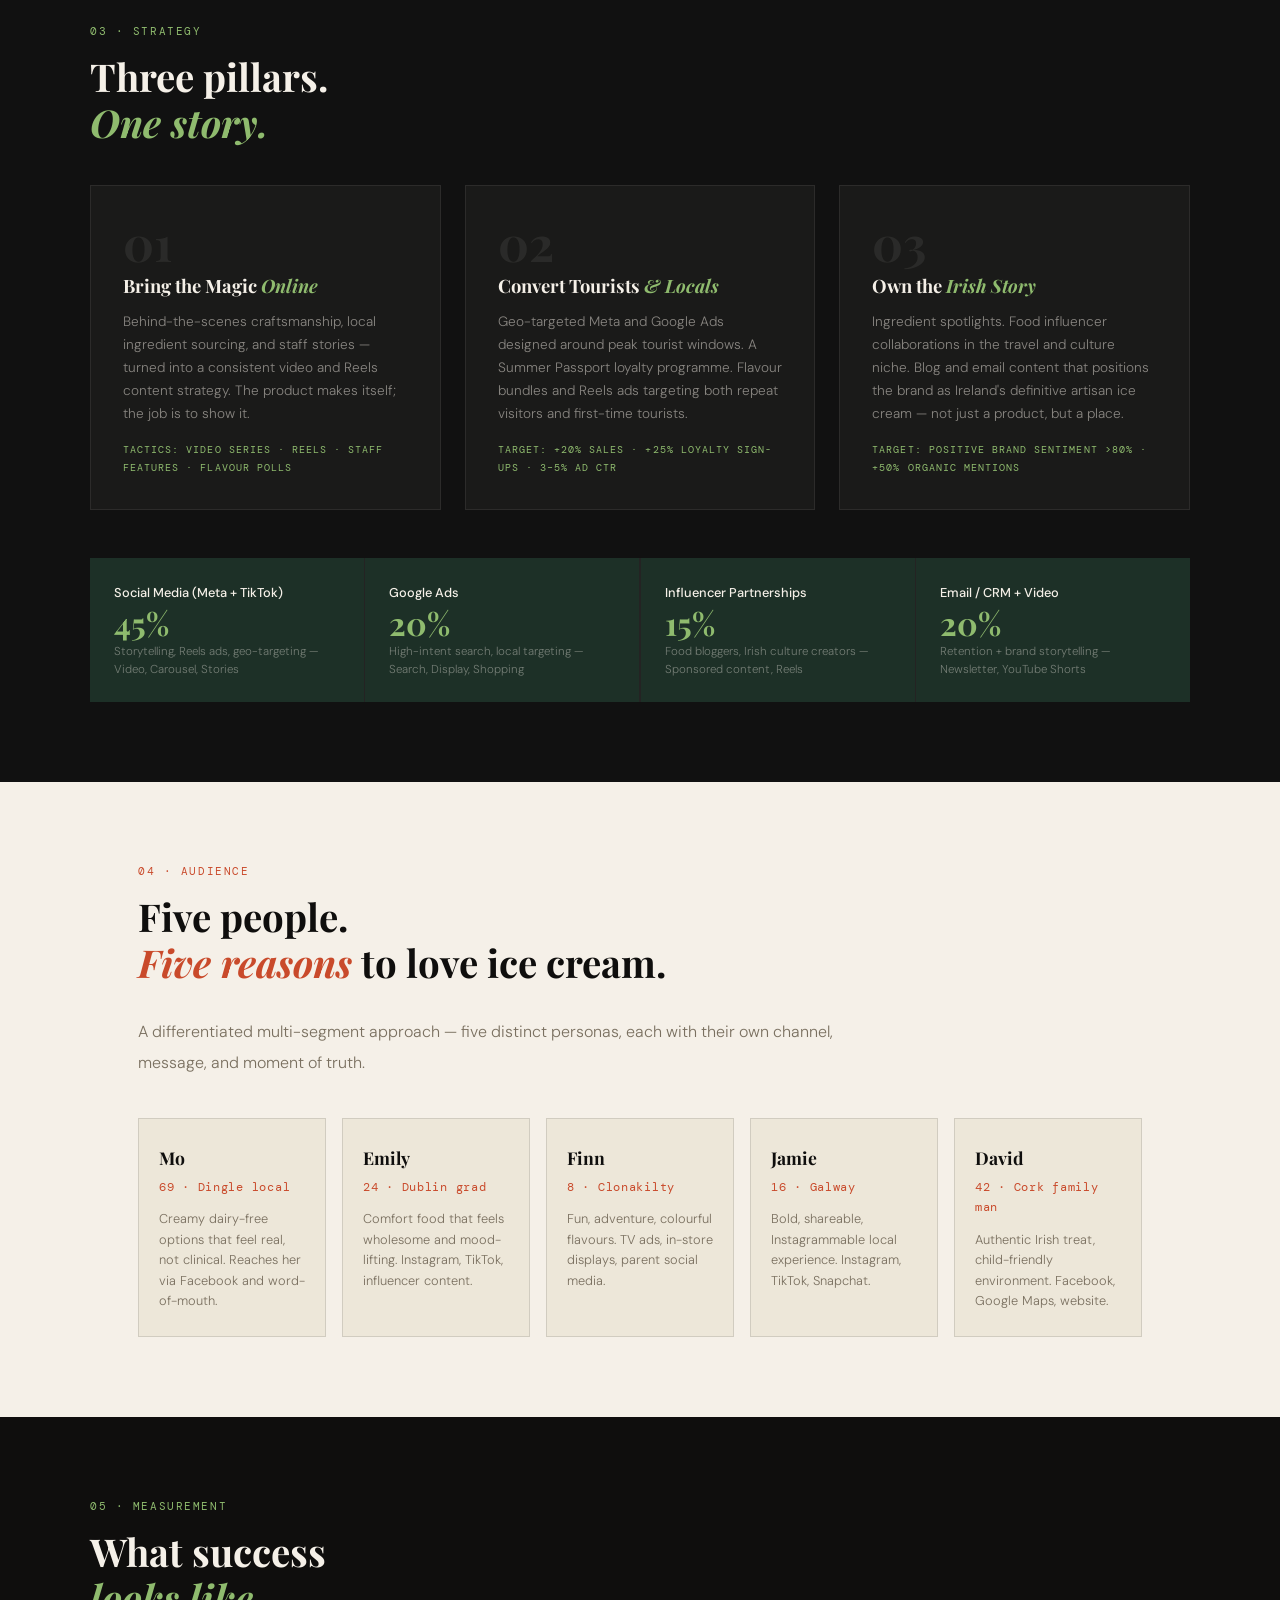
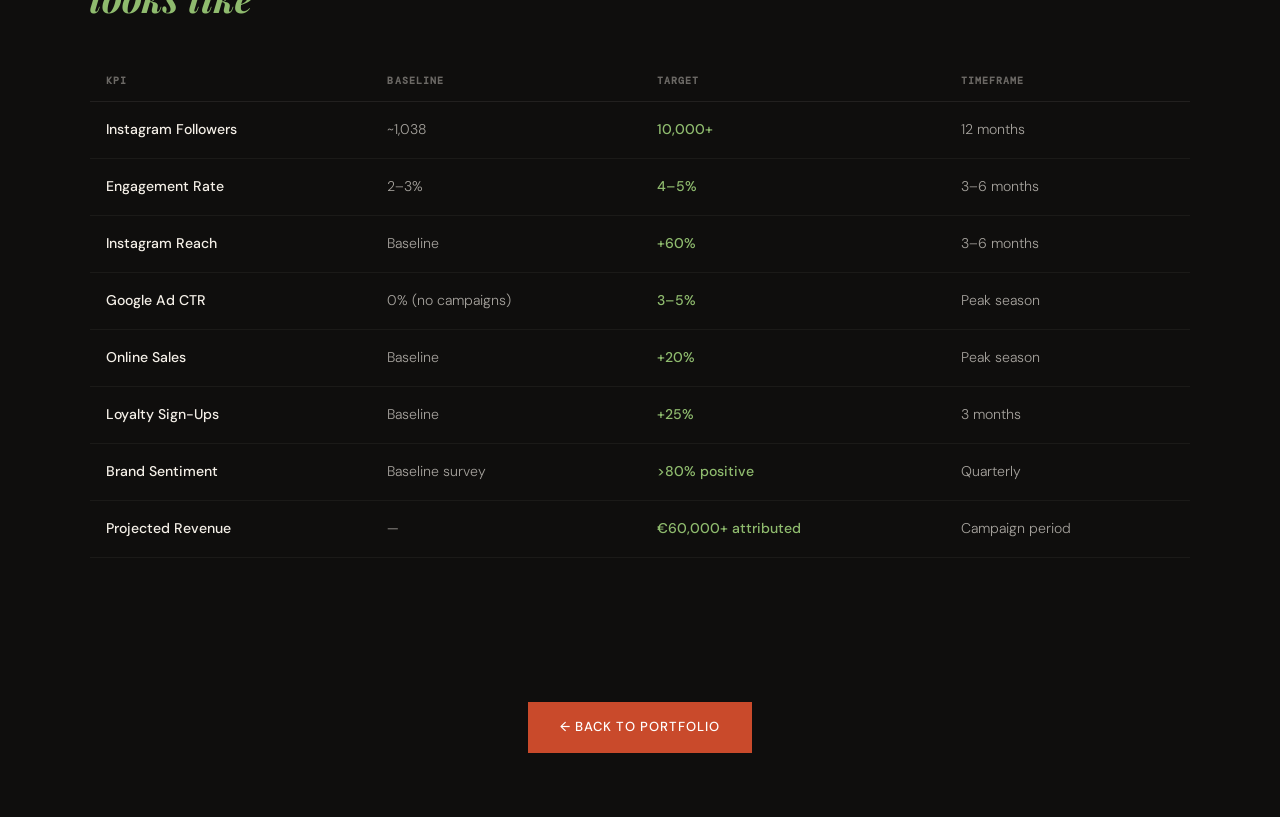
<file: icecream-casestudy.html>
<!DOCTYPE html>
<html lang="en">
<head>
<meta charset="UTF-8">
<meta name="viewport" content="width=device-width, initial-scale=1.0">
<title>Premium Irish Ice Cream Brand — Case Study · Merin Reji</title>
<link rel="preconnect" href="https://fonts.googleapis.com">
<link rel="preconnect" href="https://fonts.gstatic.com" crossorigin>
<link href="https://fonts.googleapis.com/css2?family=Playfair+Display:ital,wght@0,400;0,700;1,400;1,700&family=DM+Sans:wght@300;400;500&family=DM+Mono:wght@400;500&display=swap" rel="stylesheet">
<style>
  *, *::before, *::after { box-sizing: border-box; margin: 0; padding: 0; }
  :root {
    --ink: #0f0e0d;
    --paper: #f5f0e8;
    --paper-dark: #ede7d9;
    --accent: #c94a2b;
    --accent-soft: #f0e0da;
    --muted: #7a7060;
    --border: rgba(15,14,13,0.12);
    --serif: 'Playfair Display', Georgia, serif;
    --sans: 'DM Sans', sans-serif;
    --mono: 'DM Mono', monospace;
    --ice: #1a3a2a;
    --ice-light: #2d5a42;
  }
  html { scroll-behavior: smooth; }
  body {
    background: var(--paper);
    color: var(--ink);
    font-family: var(--sans);
    font-size: 16px;
    line-height: 1.7;
    overflow-x: hidden;
  }

  /* NAV */
  nav {
    position: fixed; top: 0; left: 0; right: 0;
    z-index: 100;
    padding: 1.25rem 3rem;
    display: flex;
    justify-content: space-between;
    align-items: center;
    background: rgba(245,240,232,0.9);
    backdrop-filter: blur(8px);
    border-bottom: 1px solid var(--border);
  }
  .nav-back {
    display: flex; align-items: center; gap: 0.5rem;
    font-size: 0.78rem; font-weight: 500;
    letter-spacing: 0.1em; text-transform: uppercase;
    color: var(--muted); text-decoration: none;
    transition: color 0.2s;
  }
  .nav-back:hover { color: var(--ink); }
  .nav-label {
    font-family: var(--mono);
    font-size: 0.7rem; letter-spacing: 0.12em;
    color: var(--accent); text-transform: uppercase;
  }

  /* HERO */
  .cs-hero {
    min-height: 90vh;
    background: var(--ice);
    display: grid;
    grid-template-columns: 1fr 1fr;
    position: relative;
    overflow: hidden;
    padding-top: 5rem;
  }
  .cs-hero-left {
    display: flex; flex-direction: column;
    justify-content: flex-end;
    padding: 5rem 4rem 5rem 3rem;
    position: relative; z-index: 2;
  }
  .cs-eyebrow {
    font-family: var(--mono);
    font-size: 0.7rem; letter-spacing: 0.16em;
    text-transform: uppercase; color: #8fbb6e;
    margin-bottom: 1.5rem;
    opacity: 0; animation: fadeUp 0.8s 0.3s forwards;
  }
  .cs-title {
    font-family: var(--serif);
    font-size: clamp(2.5rem, 5vw, 4rem);
    font-weight: 700; line-height: 1.05;
    color: #f5f0e8; margin-bottom: 1.5rem;
    opacity: 0; animation: fadeUp 0.9s 0.5s forwards;
  }
  .cs-title em { font-style: italic; color: #8fbb6e; display: block; }
  .cs-subtitle {
    font-size: 1rem; color: rgba(245,240,232,0.6);
    font-weight: 300; line-height: 1.8;
    max-width: 400px; margin-bottom: 2.5rem;
    opacity: 0; animation: fadeUp 0.9s 0.7s forwards;
  }
  .cs-tags {
    display: flex; flex-wrap: wrap; gap: 0.5rem;
    opacity: 0; animation: fadeUp 0.9s 0.9s forwards;
  }
  .cs-tag {
    font-family: var(--mono); font-size: 0.65rem;
    letter-spacing: 0.1em; text-transform: uppercase;
    padding: 0.35rem 0.8rem;
    border: 1px solid rgba(245,240,232,0.2);
    color: rgba(245,240,232,0.6);
  }
  .cs-hero-right {
    position: relative;
    display: flex; align-items: flex-end;
    padding: 4rem 3rem;
    opacity: 0; animation: fadeIn 1.2s 1s forwards;
  }
  .cs-metrics {
    display: grid; grid-template-columns: 1fr 1fr;
    gap: 1.5px; width: 100%;
    background: rgba(245,240,232,0.08);
  }
  .cs-metric {
    background: rgba(26,58,42,0.8);
    backdrop-filter: blur(4px);
    padding: 1.75rem 1.5rem;
    border: 1px solid rgba(245,240,232,0.06);
  }
  .cs-metric-num {
    font-family: var(--serif); font-size: 2.4rem;
    font-weight: 700; color: #f5f0e8; line-height: 1;
  }
  .cs-metric-num span { color: #8fbb6e; }
  .cs-metric-label {
    font-size: 0.7rem; letter-spacing: 0.08em;
    text-transform: uppercase;
    color: rgba(245,240,232,0.45); margin-top: 0.4rem;
  }
  .cs-hero-bg {
    position: absolute; bottom: -3rem; right: -2rem;
    font-family: var(--serif); font-size: 22rem;
    font-weight: 700; color: rgba(245,240,232,0.03);
    line-height: 1; pointer-events: none; user-select: none;
  }
  .cs-confidential {
    position: absolute; top: 6rem; right: 3rem;
    font-family: var(--mono); font-size: 0.62rem;
    letter-spacing: 0.14em; text-transform: uppercase;
    color: rgba(245,240,232,0.2);
    border: 1px solid rgba(245,240,232,0.1);
    padding: 0.3rem 0.7rem;
  }

  /* CONTENT */
  .cs-body { max-width: 1100px; margin: 0 auto; }

  /* OVERVIEW STRIP */
  .cs-overview {
    background: var(--paper-dark);
    border-bottom: 1px solid var(--border);
    padding: 3rem;
  }
  .cs-overview-grid {
    display: grid; grid-template-columns: repeat(5, 1fr);
    gap: 2rem; max-width: 1100px; margin: 0 auto;
  }
  .cs-overview-item {}
  .cs-overview-label {
    font-family: var(--mono); font-size: 0.62rem;
    letter-spacing: 0.12em; text-transform: uppercase;
    color: var(--accent); margin-bottom: 0.4rem;
  }
  .cs-overview-value {
    font-size: 0.9rem; font-weight: 500; color: var(--ink);
    line-height: 1.4;
  }

  /* SECTION */
  .cs-section {
    padding: 5rem 3rem;
    max-width: 1100px; margin: 0 auto;
  }
  .cs-section-label {
    font-family: var(--mono); font-size: 0.7rem;
    letter-spacing: 0.14em; text-transform: uppercase;
    color: var(--accent); margin-bottom: 0.75rem;
  }
  .cs-section-heading {
    font-family: var(--serif);
    font-size: clamp(1.8rem, 3vw, 2.5rem);
    font-weight: 700; line-height: 1.2; margin-bottom: 2rem;
  }
  .cs-section-heading em { font-style: italic; color: var(--accent); }
  .cs-prose {
    font-size: 1rem; color: var(--muted);
    line-height: 1.9; font-weight: 300;
    max-width: 720px;
  }
  .cs-prose p + p { margin-top: 1.1rem; }
  .cs-prose strong { color: var(--ink); font-weight: 500; }

  /* FINDINGS GRID */
  .cs-findings {
    display: grid; grid-template-columns: repeat(3, 1fr);
    gap: 1.5px; background: var(--border);
    margin-top: 3rem; border: 1px solid var(--border);
  }
  .cs-finding {
    background: var(--paper);
    padding: 2rem;
    transition: background 0.2s;
  }
  .cs-finding:hover { background: var(--accent-soft); }
  .cs-finding-icon { font-size: 1.5rem; margin-bottom: 0.75rem; opacity: 0.7; }
  .cs-finding-title {
    font-family: var(--serif); font-size: 1rem;
    font-weight: 700; margin-bottom: 0.5rem;
  }
  .cs-finding-text {
    font-size: 0.85rem; color: var(--muted);
    line-height: 1.7; font-weight: 300;
  }

  /* DARK SECTION */
  .cs-dark {
    background: var(--ink);
    padding: 5rem 3rem;
    color: var(--paper);
  }
  .cs-dark-inner { max-width: 1100px; margin: 0 auto; }
  .cs-dark .cs-section-label { color: #8fbb6e; }
  .cs-dark .cs-section-heading { color: var(--paper); }
  .cs-dark .cs-section-heading em { color: #8fbb6e; }

  /* SWOT */
  .cs-swot {
    display: grid; grid-template-columns: 1fr 1fr;
    gap: 1.5px; background: rgba(245,240,232,0.08);
    margin-top: 2.5rem;
  }
  .cs-swot-cell {
    padding: 2rem;
  }
  .cs-swot-cell:nth-child(1) { background: rgba(143,187,110,0.08); }
  .cs-swot-cell:nth-child(2) { background: rgba(201,74,43,0.08); }
  .cs-swot-cell:nth-child(3) { background: rgba(245,190,46,0.06); }
  .cs-swot-cell:nth-child(4) { background: rgba(100,100,100,0.06); }
  .cs-swot-label {
    font-family: var(--mono); font-size: 0.65rem;
    letter-spacing: 0.14em; text-transform: uppercase;
    margin-bottom: 1rem;
  }
  .cs-swot-cell:nth-child(1) .cs-swot-label { color: #8fbb6e; }
  .cs-swot-cell:nth-child(2) .cs-swot-label { color: var(--accent); }
  .cs-swot-cell:nth-child(3) .cs-swot-label { color: #e8a020; }
  .cs-swot-cell:nth-child(4) .cs-swot-label { color: rgba(245,240,232,0.4); }
  .cs-swot-list { list-style: none; }
  .cs-swot-list li {
    font-size: 0.85rem; color: rgba(245,240,232,0.65);
    line-height: 1.6; padding: 0.3rem 0;
    border-bottom: 1px solid rgba(245,240,232,0.05);
    font-weight: 300;
  }
  .cs-swot-list li::before { content: '▸ '; color: inherit; opacity: 0.5; }

  /* STRATEGY PILLARS */
  .cs-pillars {
    display: grid; grid-template-columns: repeat(3, 1fr);
    gap: 1.5rem; margin-top: 2.5rem;
  }
  .cs-pillar {
    background: rgba(245,240,232,0.04);
    border: 1px solid rgba(245,240,232,0.08);
    padding: 2rem;
    transition: background 0.2s, border-color 0.2s;
  }
  .cs-pillar:hover {
    background: rgba(143,187,110,0.06);
    border-color: rgba(143,187,110,0.2);
  }
  .cs-pillar-num {
    font-family: var(--serif); font-size: 3rem;
    font-weight: 700; color: rgba(245,240,232,0.08);
    line-height: 1; margin-bottom: 0.5rem;
  }
  .cs-pillar-title {
    font-family: var(--serif); font-size: 1.15rem;
    font-weight: 700; color: var(--paper);
    margin-bottom: 0.75rem; line-height: 1.3;
  }
  .cs-pillar-title em { font-style: italic; color: #8fbb6e; }
  .cs-pillar-text {
    font-size: 0.85rem; color: rgba(245,240,232,0.5);
    line-height: 1.7; font-weight: 300; margin-bottom: 1rem;
  }
  .cs-pillar-metric {
    font-family: var(--mono); font-size: 0.65rem;
    letter-spacing: 0.1em; text-transform: uppercase;
    color: #8fbb6e;
  }

  /* PERSONAS */
  .cs-personas {
    display: grid; grid-template-columns: repeat(5, 1fr);
    gap: 1rem; margin-top: 2.5rem;
  }
  .cs-persona {
    background: var(--paper-dark);
    border: 1px solid var(--border);
    padding: 1.5rem 1.25rem;
    transition: border-color 0.2s, background 0.2s;
  }
  .cs-persona:hover { border-color: var(--accent); background: var(--accent-soft); }
  .cs-persona-name {
    font-family: var(--serif); font-size: 1.1rem;
    font-weight: 700; margin-bottom: 0.25rem;
  }
  .cs-persona-profile {
    font-size: 0.75rem; color: var(--accent);
    font-family: var(--mono); letter-spacing: 0.06em;
    margin-bottom: 0.75rem;
  }
  .cs-persona-need {
    font-size: 0.8rem; color: var(--muted);
    line-height: 1.6; font-weight: 300;
  }

  /* KPI TABLE */
  .cs-kpi-table {
    width: 100%; border-collapse: collapse;
    margin-top: 2.5rem;
  }
  .cs-kpi-table th {
    font-family: var(--mono); font-size: 0.65rem;
    letter-spacing: 0.1em; text-transform: uppercase;
    color: rgba(245,240,232,0.4); text-align: left;
    padding: 0.75rem 1rem;
    border-bottom: 1px solid rgba(245,240,232,0.08);
  }
  .cs-kpi-table td {
    padding: 1rem; font-size: 0.88rem;
    color: rgba(245,240,232,0.65); font-weight: 300;
    border-bottom: 1px solid rgba(245,240,232,0.05);
  }
  .cs-kpi-table td:first-child { font-weight: 500; color: var(--paper); }
  .cs-kpi-table td.target { color: #8fbb6e; font-weight: 500; }

  /* BUDGET */
  .cs-budget {
    display: grid; grid-template-columns: repeat(4, 1fr);
    gap: 1.5px; background: rgba(245,240,232,0.08);
    margin-top: 2.5rem;
  }
  .cs-budget-cell {
    background: rgba(26,58,42,0.6); padding: 1.5rem;
  }
  .cs-budget-channel {
    font-size: 0.8rem; font-weight: 500; color: var(--paper);
    margin-bottom: 0.25rem;
  }
  .cs-budget-pct {
    font-family: var(--serif); font-size: 2rem;
    font-weight: 700; color: #8fbb6e; line-height: 1;
    margin-bottom: 0.25rem;
  }
  .cs-budget-desc {
    font-size: 0.72rem; color: rgba(245,240,232,0.4);
    line-height: 1.5; font-weight: 300;
  }

  /* BACK FOOTER */
  .cs-footer {
    background: var(--ink); padding: 4rem 3rem;
    text-align: center;
  }
  .cs-footer p {
    font-size: 0.85rem; color: rgba(245,240,232,0.3);
    margin-bottom: 1.5rem;
  }
  .cs-back-btn {
    display: inline-flex; align-items: center; gap: 0.5rem;
    background: var(--accent); color: #fff;
    padding: 0.9rem 2rem; text-decoration: none;
    font-size: 0.82rem; letter-spacing: 0.08em;
    text-transform: uppercase; font-weight: 500;
    transition: background 0.2s;
  }
  .cs-back-btn:hover { background: #a03820; }

  /* REVEAL */
  .reveal {
    opacity: 0; transform: translateY(24px);
    transition: opacity 0.8s ease, transform 0.8s ease;
  }
  .reveal.visible { opacity: 1; transform: translateY(0); }

  @keyframes fadeUp {
    from { opacity: 0; transform: translateY(20px); }
    to { opacity: 1; transform: translateY(0); }
  }
  @keyframes fadeIn {
    from { opacity: 0; } to { opacity: 1; }
  }
</style>
</head>
<body>

<!-- NAV -->
<nav>
  <a class="nav-back" href="index.html">← Back to Portfolio</a>
  <span class="nav-label">Case Study · Confidential</span>
</nav>

<!-- HERO -->
<section class="cs-hero">
  <div class="cs-hero-left">
    <p class="cs-eyebrow">Case Study · FMCG · Ireland · 2025</p>
    <h1 class="cs-title">
      Premium Irish<br>
      <em>Artisan Ice Cream</em>
    </h1>
    <p class="cs-subtitle">A full digital marketing strategy for one of Ireland's most beloved artisan food brands — built on heritage, hyper-local ingredients, and a story that deserves to be heard far beyond Kerry.</p>
    <div class="cs-tags">
      <span class="cs-tag">Digital Strategy</span>
      <span class="cs-tag">Paid Social</span>
      <span class="cs-tag">SEO</span>
      <span class="cs-tag">CRM</span>
      <span class="cs-tag">FMCG</span>
      <span class="cs-tag">Brand Audit</span>
      <span class="cs-tag">STP Framework</span>
    </div>
  </div>
  <div class="cs-hero-right">
    <div class="cs-metrics">
      <div class="cs-metric">
        <div class="cs-metric-num">60<span>%</span></div>
        <div class="cs-metric-label">Projected Instagram reach increase</div>
      </div>
      <div class="cs-metric">
        <div class="cs-metric-num">€14.4<span>K</span></div>
        <div class="cs-metric-label">Paid media campaign budget</div>
      </div>
      <div class="cs-metric">
        <div class="cs-metric-num">20<span>%</span></div>
        <div class="cs-metric-label">Target sales growth — peak season</div>
      </div>
      <div class="cs-metric">
        <div class="cs-metric-num">€60<span>K+</span></div>
        <div class="cs-metric-label">Projected revenue attribution</div>
      </div>
    </div>
    <div class="cs-hero-bg">🍦</div>
  </div>
  <span class="cs-confidential">Client identity withheld · Confidential</span>
</section>

<!-- OVERVIEW STRIP -->
<div class="cs-overview">
  <div class="cs-overview-grid">
    <div class="cs-overview-item">
      <p class="cs-overview-label">Industry</p>
      <p class="cs-overview-value">Artisan Ice Cream / FMCG</p>
    </div>
    <div class="cs-overview-item">
      <p class="cs-overview-label">Geography</p>
      <p class="cs-overview-value">Ireland — National & Tourist</p>
    </div>
    <div class="cs-overview-item">
      <p class="cs-overview-label">Revenue</p>
      <p class="cs-overview-value">Est. €7.5M annually</p>
    </div>
    <div class="cs-overview-item">
      <p class="cs-overview-label">Locations</p>
      <p class="cs-overview-value">6 stores — Dingle to Dublin</p>
    </div>
    <div class="cs-overview-item">
      <p class="cs-overview-label">Scope</p>
      <p class="cs-overview-value">Full digital audit + 3-phase strategy</p>
    </div>
  </div>
</div>

<!-- EXECUTIVE SUMMARY -->
<section class="cs-section reveal">
  <p class="cs-section-label">01 · Executive Summary</p>
  <h2 class="cs-section-heading">A brand with an<br><em>exceptional story</em><br>and an underutilised stage</h2>
  <div class="cs-prose">
    <p>A family-owned artisan ice cream brand founded in 2000 in a Gaeltacht town on the west coast of Kerry. Rare Kerry cow milk. Dingle Bay sea salt. Zero artificial additives. A product with a genuinely extraordinary story — and a digital presence that wasn't telling it.</p>
    <p>When I conducted a full digital audit, the gap was clear: <strong>zero active paid campaigns</strong>, an Instagram following of just 1,038 against an industry average of 10,000–50,000, and two direct competitors already running active Meta campaigns targeting the same audiences. The brand had exceptional offline equity but was invisible where its customers were spending their time.</p>
    <p>The strategy I developed focused on one central truth: <strong>the product is the story</strong>. Kerry cow milk, Dingle sea salt, Gaeltacht heritage — these aren't just ingredients, they're competitive advantages. The work was to turn that story into a structured, phased digital presence that could convert the brand's exceptional offline reputation into sustainable digital growth.</p>
  </div>

  <div class="cs-findings">
    <div class="cs-finding">
      <div class="cs-finding-icon">📉</div>
      <p class="cs-finding-title">Zero paid advertising</p>
      <p class="cs-finding-text">No active campaigns at time of audit — while Gino's Gelato and Ben & Jerry's both ran live Meta campaigns targeting the same audience segments.</p>
    </div>
    <div class="cs-finding">
      <div class="cs-finding-icon">📱</div>
      <p class="cs-finding-title">Social presence underperforming</p>
      <p class="cs-finding-text">~1,038 Instagram followers against an industry average of 10,000–50,000. Sporadic posting frequency vs. the recommended 3–5 posts per week.</p>
    </div>
    <div class="cs-finding">
      <div class="cs-finding-icon">📈</div>
      <p class="cs-finding-title">Market growing fast</p>
      <p class="cs-finding-text">The artisanal ice cream market is projected to grow from $6.4B to $11.6B by 2035 (CAGR 6.1%) — significant opportunity for a brand already positioned at the premium end.</p>
    </div>
    <div class="cs-finding">
      <div class="cs-finding-icon">⭐</div>
      <p class="cs-finding-title">Perceived quality score: 9/10</p>
      <p class="cs-finding-text">Brand audit scored the client equal to Ben & Jerry's on perceived quality — but with a fraction of the digital investment. The ceiling is high.</p>
    </div>
    <div class="cs-finding">
      <div class="cs-finding-icon">🎯</div>
      <p class="cs-finding-title">Powerful positioning gap</p>
      <p class="cs-finding-text">No competitor occupies the "hyper-local Irish heritage + premium artisan" space digitally. The brand can own this narrative — if it shows up consistently.</p>
    </div>
    <div class="cs-finding">
      <div class="cs-finding-icon">🌍</div>
      <p class="cs-finding-title">Tourist segment untapped</p>
      <p class="cs-finding-text">Prime locations in Dingle, Killarney, Galway and Dublin — yet no geo-targeted tourist campaigns. A high-intent, high-spend audience going unaddressed.</p>
    </div>
  </div>
</section>

<!-- SWOT — DARK -->
<section class="cs-dark reveal">
  <div class="cs-dark-inner">
    <p class="cs-section-label">02 · Brand Audit</p>
    <h2 class="cs-section-heading">Where the brand<br>stands — <em>honestly</em></h2>
    <div class="cs-swot">
      <div class="cs-swot-cell">
        <p class="cs-swot-label">Strengths</p>
        <ul class="cs-swot-list">
          <li>Premium artisan brand positioning</li>
          <li>Rare Kerry cow milk — genuine differentiation</li>
          <li>Zero artificial additives — full transparency</li>
          <li>Prime tourist locations across Ireland</li>
          <li>Strong Irish heritage and cultural storytelling</li>
          <li>Energy efficiency +19% improvement (Bord Bia, 2024)</li>
        </ul>
      </div>
      <div class="cs-swot-cell">
        <p class="cs-swot-label">Weaknesses</p>
        <ul class="cs-swot-list">
          <li>Only 6 retail locations — limited scale</li>
          <li>Heavy seasonal and tourist dependency</li>
          <li>High cost structure from rare ingredients</li>
          <li>Geographic concentration in Kerry</li>
          <li>Zero paid digital advertising investment</li>
          <li>Instagram following significantly below industry average</li>
        </ul>
      </div>
      <div class="cs-swot-cell">
        <p class="cs-swot-label">Opportunities</p>
        <ul class="cs-swot-list">
          <li>Artisanal market: $6.4B → $11.6B by 2035</li>
          <li>Premium segment +18.4% luxury growth</li>
          <li>National expansion through retail partnerships</li>
          <li>Export via Irish diaspora and cultural heritage</li>
          <li>Health and sustainability trends favour natural ingredients</li>
        </ul>
      </div>
      <div class="cs-swot-cell">
        <p class="cs-swot-label">Threats</p>
        <ul class="cs-swot-list">
          <li>Competitors with larger paid media budgets</li>
          <li>Kerry cow milk supply chain vulnerabilities</li>
          <li>Premium price sensitivity in economic downturns</li>
          <li>Seasonal demand fluctuation and weather dependency</li>
          <li>Consumer shift toward plant-based alternatives</li>
        </ul>
      </div>
    </div>
  </div>
</section>

<!-- STRATEGY -->
<section class="cs-dark reveal" style="background:#111; border-top: 1px solid rgba(245,240,232,0.06);">
  <div class="cs-dark-inner">
    <p class="cs-section-label">03 · Strategy</p>
    <h2 class="cs-section-heading">Three pillars.<br><em>One story.</em></h2>
    <div class="cs-pillars">
      <div class="cs-pillar">
        <div class="cs-pillar-num">01</div>
        <h3 class="cs-pillar-title">Bring the Magic <em>Online</em></h3>
        <p class="cs-pillar-text">Behind-the-scenes craftsmanship, local ingredient sourcing, and staff stories — turned into a consistent video and Reels content strategy. The product makes itself; the job is to show it.</p>
        <p class="cs-pillar-metric">Tactics: Video series · Reels · Staff features · Flavour polls</p>
      </div>
      <div class="cs-pillar">
        <div class="cs-pillar-num">02</div>
        <h3 class="cs-pillar-title">Convert Tourists <em>& Locals</em></h3>
        <p class="cs-pillar-text">Geo-targeted Meta and Google Ads designed around peak tourist windows. A Summer Passport loyalty programme. Flavour bundles and Reels ads targeting both repeat visitors and first-time tourists.</p>
        <p class="cs-pillar-metric">Target: +20% sales · +25% loyalty sign-ups · 3–5% ad CTR</p>
      </div>
      <div class="cs-pillar">
        <div class="cs-pillar-num">03</div>
        <h3 class="cs-pillar-title">Own the <em>Irish Story</em></h3>
        <p class="cs-pillar-text">Ingredient spotlights. Food influencer collaborations in the travel and culture niche. Blog and email content that positions the brand as Ireland's definitive artisan ice cream — not just a product, but a place.</p>
        <p class="cs-pillar-metric">Target: Positive brand sentiment >80% · +50% organic mentions</p>
      </div>
    </div>

    <div class="cs-budget" style="margin-top:3rem;">
      <div class="cs-budget-cell">
        <p class="cs-budget-channel">Social Media (Meta + TikTok)</p>
        <p class="cs-budget-pct">45%</p>
        <p class="cs-budget-desc">Storytelling, Reels ads, geo-targeting — Video, Carousel, Stories</p>
      </div>
      <div class="cs-budget-cell">
        <p class="cs-budget-channel">Google Ads</p>
        <p class="cs-budget-pct">20%</p>
        <p class="cs-budget-desc">High-intent search, local targeting — Search, Display, Shopping</p>
      </div>
      <div class="cs-budget-cell">
        <p class="cs-budget-channel">Influencer Partnerships</p>
        <p class="cs-budget-pct">15%</p>
        <p class="cs-budget-desc">Food bloggers, Irish culture creators — Sponsored content, Reels</p>
      </div>
      <div class="cs-budget-cell">
        <p class="cs-budget-channel">Email / CRM + Video</p>
        <p class="cs-budget-pct">20%</p>
        <p class="cs-budget-desc">Retention + brand storytelling — Newsletter, YouTube Shorts</p>
      </div>
    </div>
  </div>
</section>

<!-- PERSONAS -->
<section class="cs-section reveal">
  <p class="cs-section-label">04 · Audience</p>
  <h2 class="cs-section-heading">Five people.<br><em>Five reasons</em> to love ice cream.</h2>
  <div class="cs-prose" style="margin-bottom: 0;">
    <p>A differentiated multi-segment approach — five distinct personas, each with their own channel, message, and moment of truth.</p>
  </div>
  <div class="cs-personas">
    <div class="cs-persona">
      <p class="cs-persona-name">Mo</p>
      <p class="cs-persona-profile">69 · Dingle local</p>
      <p class="cs-persona-need">Creamy dairy-free options that feel real, not clinical. Reaches her via Facebook and word-of-mouth.</p>
    </div>
    <div class="cs-persona">
      <p class="cs-persona-name">Emily</p>
      <p class="cs-persona-profile">24 · Dublin grad</p>
      <p class="cs-persona-need">Comfort food that feels wholesome and mood-lifting. Instagram, TikTok, influencer content.</p>
    </div>
    <div class="cs-persona">
      <p class="cs-persona-name">Finn</p>
      <p class="cs-persona-profile">8 · Clonakilty</p>
      <p class="cs-persona-need">Fun, adventure, colourful flavours. TV ads, in-store displays, parent social media.</p>
    </div>
    <div class="cs-persona">
      <p class="cs-persona-name">Jamie</p>
      <p class="cs-persona-profile">16 · Galway</p>
      <p class="cs-persona-need">Bold, shareable, Instagrammable local experience. Instagram, TikTok, Snapchat.</p>
    </div>
    <div class="cs-persona">
      <p class="cs-persona-name">David</p>
      <p class="cs-persona-profile">42 · Cork family man</p>
      <p class="cs-persona-need">Authentic Irish treat, child-friendly environment. Facebook, Google Maps, website.</p>
    </div>
  </div>
</section>

<!-- KPI TABLE — DARK -->
<section class="cs-dark reveal">
  <div class="cs-dark-inner">
    <p class="cs-section-label">05 · Measurement</p>
    <h2 class="cs-section-heading">What success<br><em>looks like</em></h2>
    <table class="cs-kpi-table">
      <thead>
        <tr>
          <th>KPI</th>
          <th>Baseline</th>
          <th>Target</th>
          <th>Timeframe</th>
        </tr>
      </thead>
      <tbody>
        <tr>
          <td>Instagram Followers</td>
          <td>~1,038</td>
          <td class="target">10,000+</td>
          <td>12 months</td>
        </tr>
        <tr>
          <td>Engagement Rate</td>
          <td>2–3%</td>
          <td class="target">4–5%</td>
          <td>3–6 months</td>
        </tr>
        <tr>
          <td>Instagram Reach</td>
          <td>Baseline</td>
          <td class="target">+60%</td>
          <td>3–6 months</td>
        </tr>
        <tr>
          <td>Google Ad CTR</td>
          <td>0% (no campaigns)</td>
          <td class="target">3–5%</td>
          <td>Peak season</td>
        </tr>
        <tr>
          <td>Online Sales</td>
          <td>Baseline</td>
          <td class="target">+20%</td>
          <td>Peak season</td>
        </tr>
        <tr>
          <td>Loyalty Sign-Ups</td>
          <td>Baseline</td>
          <td class="target">+25%</td>
          <td>3 months</td>
        </tr>
        <tr>
          <td>Brand Sentiment</td>
          <td>Baseline survey</td>
          <td class="target">>80% positive</td>
          <td>Quarterly</td>
        </tr>
        <tr>
          <td>Projected Revenue</td>
          <td>—</td>
          <td class="target">€60,000+ attributed</td>
          <td>Campaign period</td>
        </tr>
      </tbody>
    </table>
  </div>
</section>

<!-- FOOTER -->
<div class="cs-footer">
  <a href="index.html" class="cs-back-btn">← Back to Portfolio</a>
</div>

<script>
  const reveals = document.querySelectorAll('.reveal');
  const observer = new IntersectionObserver(entries => {
    entries.forEach(e => { if (e.isIntersecting) e.target.classList.add('visible'); });
  }, { threshold: 0.1 });
  reveals.forEach(el => observer.observe(el));
</script>
</body>
</html>
</file>
